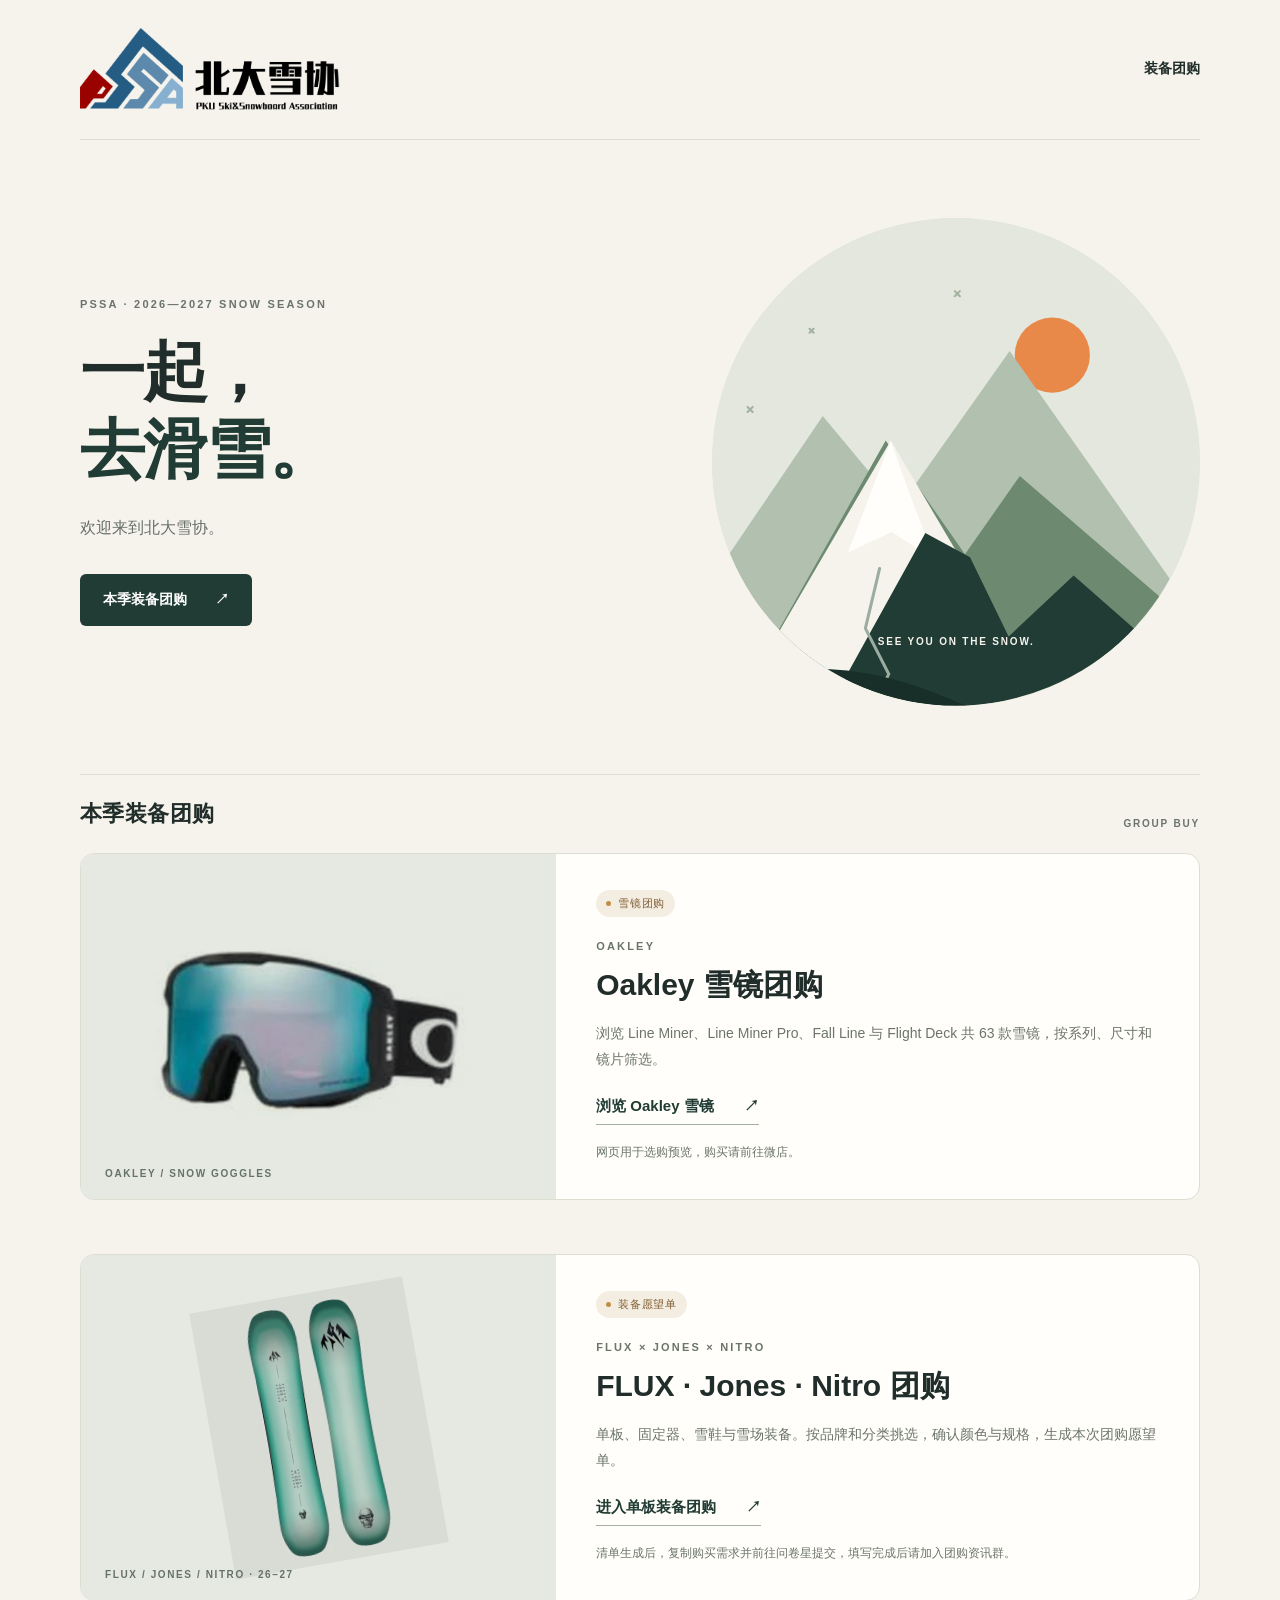
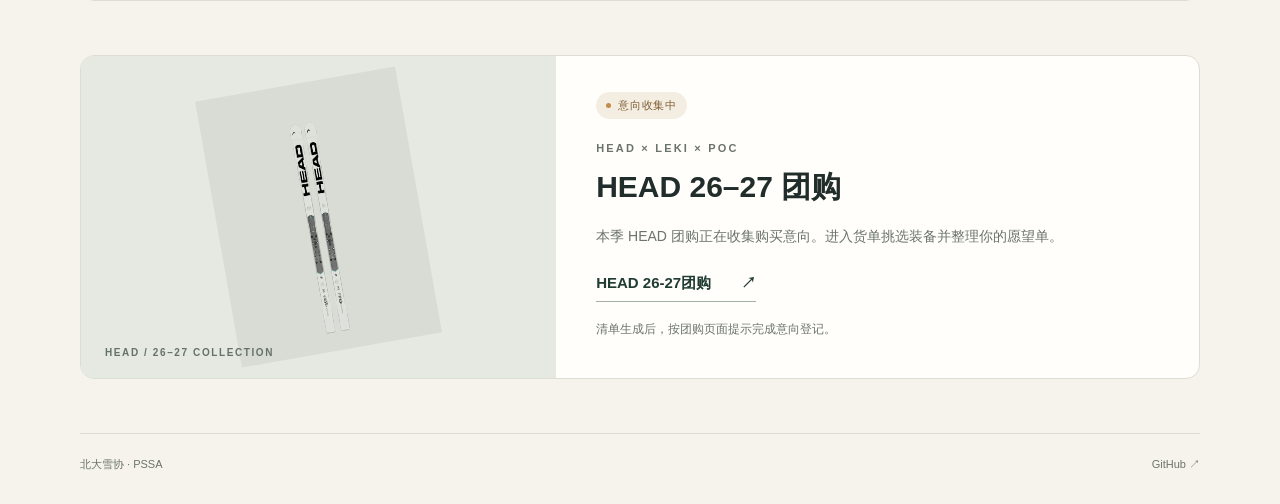
<file: index.html>
<!doctype html>
<html lang="zh-CN">
<head>
  <meta charset="utf-8">
  <meta name="viewport" content="width=device-width,initial-scale=1">
  <meta name="referrer" content="no-referrer">
  <meta name="description" content="北大雪协 PSSA（PKU Ski&amp;Snowboard Association）主页。浏览 Oakley 雪镜、HEAD 及 FLUX、Jones、Nitro 装备团购。">
  <meta name="theme-color" content="#f5f3ec">
  <link rel="canonical" href="https://pkuski.github.io/">
  <link rel="icon" type="image/png" href="./assets/pssa-logo-vertical.png">
  <title>北大雪协 · PSSA</title>
  <style>
    :root{--paper:#f5f3ec;--ink:#212d2a;--green:#213c34;--muted:#6b746b;--orange:#e88949;--line:#dcded2;font-family:-apple-system,BlinkMacSystemFont,"Segoe UI","PingFang SC","Microsoft YaHei",sans-serif;color:var(--ink);background:var(--paper)}
    *{box-sizing:border-box}body{margin:0}a{color:inherit;text-decoration:none}button,a{-webkit-tap-highlight-color:transparent}a:focus-visible{outline:3px solid var(--orange);outline-offset:6px}main,header,footer{width:min(1120px,calc(100% - 64px));margin:auto}header{display:flex;align-items:center;justify-content:space-between;gap:24px;padding:28px 0;border-bottom:1px solid var(--line)}.identity{display:block;min-width:0;max-width:calc(100% - 90px)}.identity img{display:block;width:260px;max-width:100%;height:auto}.nav-link{font-size:14px;font-weight:600;white-space:nowrap}.nav-link:hover{color:#65794f}section[id]{scroll-margin-top:24px}.hero{padding:78px 0 68px;display:grid;grid-template-columns:1.08fr .92fr;align-items:center;gap:60px}.eyebrow{font-size:11px;font-weight:700;letter-spacing:.2em;color:var(--muted);margin:0 0 23px}.hero h1{font-size:clamp(40px,5.1vw,65px);line-height:1.2;letter-spacing:-.03em;margin:0 0 24px;font-weight:750}.hero h1 span{display:block;color:var(--green)}.lead{font-size:16px;line-height:1.9;color:#687068;max-width:400px;margin:0 0 31px}.button{display:inline-flex;gap:28px;align-items:center;justify-content:space-between;padding:16px 23px;background:var(--green);color:#fff;border-radius:6px;font-size:14px;font-weight:600;min-height:52px}.button:hover{background:#355147}.mountain{position:relative;aspect-ratio:1/1;border-radius:50%;overflow:hidden;background:#e3e7dd}.mountain svg{width:100%;height:100%;display:block}.season-label{position:absolute;left:50%;bottom:12%;transform:translateX(-50%);font-size:10px;letter-spacing:.18em;font-weight:700;color:#f5f3ec;white-space:nowrap}.section-top{display:flex;align-items:end;justify-content:space-between;padding:24px 0;border-top:1px solid var(--line);gap:20px}.section-top h2{margin:0;font-size:22px;letter-spacing:.02em}.section-top p{font-size:10px;font-weight:700;letter-spacing:.18em;color:var(--muted);margin:0}.gear-card{display:grid;grid-template-columns:.85fr 1.15fr;background:#fffefa;border:1px solid var(--line);border-radius:14px;overflow:hidden;margin-bottom:54px}.gear-art{min-height:320px;position:relative;background:#e6e9e2;display:flex;align-items:center;justify-content:center;padding:26px;overflow:hidden}.gear-art img{width:100%;height:270px;object-fit:contain;mix-blend-mode:multiply;transform:rotate(-10deg)}.gear-art small{position:absolute;bottom:20px;left:24px;font-size:10px;letter-spacing:.16em;font-weight:700;color:#657269}.gear-info{padding:36px 40px}.tag{display:inline-flex;align-items:center;gap:7px;padding:6px 10px;border-radius:30px;font-size:11px;letter-spacing:.07em;background:#f4eee2;color:#805d32}.tag::before{content:"";width:5px;height:5px;border-radius:50%;background:#c28d46}.gear-info .eyebrow{margin:23px 0 13px}.gear-info h3{font-size:30px;line-height:1.35;margin:0 0 16px}.gear-description{color:#6c746b;font-size:14px;line-height:1.85;margin:0 0 24px}.gear-link{display:inline-flex;align-items:center;gap:30px;font-weight:700;font-size:15px;color:var(--green);border-bottom:1px solid #a4b0a1;padding-bottom:8px}.gear-link:hover{color:#65794f}.gear-note{font-size:12px;color:var(--muted);line-height:1.75;margin:17px 0 0}footer{border-top:1px solid var(--line);padding:23px 0 32px;display:flex;justify-content:space-between;gap:24px;font-size:11px;color:var(--muted)}footer a:hover{color:var(--green)}
    @media(max-width:700px){main,header,footer{width:calc(100% - 36px)}header{padding:21px 0;gap:16px}.identity img{width:190px}.nav-link{font-size:12px}.hero{padding:47px 0 40px;grid-template-columns:1fr;gap:35px}.hero h1{font-size:44px}.hero .eyebrow{margin-bottom:18px}.lead{font-size:14px;margin-bottom:24px}.mountain{width:75%;max-width:330px;margin:0 auto}.section-top{padding:22px 0}.section-top h2{font-size:19px}.section-top p{font-size:9px}.gear-card{grid-template-columns:1fr;margin-bottom:38px}.gear-art{min-height:215px;padding:18px}.gear-art img{height:190px}.gear-info{padding:28px 23px}.gear-info h3{font-size:27px}.gear-info .eyebrow{margin-top:20px}footer{font-size:10px;line-height:1.7;align-items:center}}
    @media(prefers-reduced-motion:reduce){*{scroll-behavior:auto}}
  </style>
</head>
<body>
  <header>
    <a class="identity" href="./" aria-label="北大雪协 PSSA 主页">
      <img src="./assets/pssa-logo-horizontal.png" alt="北大雪协 · PSSA · PKU Ski&amp;Snowboard Association">
    </a>
    <a class="nav-link" href="#group-buy">装备团购</a>
  </header>
  <main>
    <section class="hero">
      <div>
        <p class="eyebrow">PSSA · 2026—2027 SNOW SEASON</p>
        <h1>一起，<span>去滑雪。</span></h1>
        <p class="lead">欢迎来到北大雪协。</p>
        <a class="button" href="#group-buy">本季装备团购 <span aria-hidden="true">↗</span></a>
      </div>
      <div class="mountain" aria-hidden="true">
        <svg viewBox="0 0 480 480"><defs><clipPath id="circle"><circle cx="240" cy="240" r="240"/></clipPath></defs><g clip-path="url(#circle)"><rect width="480" height="480" fill="#e3e7dd"/><circle cx="335" cy="135" r="37" fill="#e88949"/><path d="m-30 400 139-205 75 90 109-154 216 307z" fill="#b1c0af"/><path d="m45 442 126-223 78 112 54-77 225 194z" fill="#6d8a71"/><path d="m0 520 176-301 169 286z" fill="#f5f3ec"/><path d="m176 219-42 110 43-20 42 27-28-74z" fill="#fffefa"/><path d="m210 310 44 24 38 78 64-60 187 164H96z" fill="#213c34"/><path d="m165 345-14 59 23 45-27 54" stroke="#9baca0" stroke-width="3" fill="none" stroke-linecap="round"/><path d="M0 461q114-40 233 12t260-12v80H0" fill="#172e29"/><path d="m35 186 5 5m-5 0 5-5m56-77 4 4m-4 0 4-4m139-37 5 5m-5 0 5-5" stroke="#a3b2a0" stroke-width="2" stroke-linecap="round"/></g></svg>
        <span class="season-label">SEE YOU ON THE SNOW.</span>
      </div>
    </section>
    <section id="group-buy" aria-labelledby="gear-heading">
      <div class="section-top"><h2 id="gear-heading">本季装备团购</h2><p>GROUP BUY</p></div>
      <article class="gear-card">
        <div class="gear-art"><img src="./Oakleypresale/images/7070-04.webp" alt="Oakley Line Miner L 7070-04 雪镜，Prizm 蓝宝石镜片" width="420" height="270" loading="lazy" style="transform:none"><small>OAKLEY / SNOW GOGGLES</small></div>
        <div class="gear-info">
          <span class="tag">雪镜团购</span>
          <p class="eyebrow">OAKLEY</p>
          <h3>Oakley 雪镜团购</h3>
          <p class="gear-description">浏览 Line Miner、Line Miner Pro、Fall Line 与 Flight Deck 共 63 款雪镜，按系列、尺寸和镜片筛选。</p>
          <a class="gear-link" href="./Oakleypresale/">浏览 Oakley 雪镜 <span aria-hidden="true">↗</span></a>
          <p class="gear-note">网页用于选购预览，购买请前往微店。</p>
        </div>
      </article>
      <article class="gear-card">
        <div class="gear-art"><img src="./FJNpresale/featured.webp" alt="Jones 单板雪板官方商品图" width="420" height="270" loading="lazy"><small>FLUX / JONES / NITRO · 26–27</small></div>
        <div class="gear-info">
          <span class="tag">装备愿望单</span>
          <p class="eyebrow">FLUX × JONES × NITRO</p>
          <h3>FLUX · Jones · Nitro 团购</h3>
          <p class="gear-description">单板、固定器、雪鞋与雪场装备。按品牌和分类挑选，确认颜色与规格，生成本次团购愿望单。</p>
          <a class="gear-link" href="./FJNpresale/">进入单板装备团购 <span aria-hidden="true">↗</span></a>
          <p class="gear-note">清单生成后，复制购买需求并前往问卷星提交，填写完成后请加入团购资讯群。</p>
        </div>
      </article>
      <article class="gear-card">
        <div class="gear-art"><img src="./HEADpresale/products/head-f313005-official.webp" alt="HEAD 双板雪板官方产品图片" width="420" height="270" loading="lazy"><small>HEAD / 26–27 COLLECTION</small></div>
        <div class="gear-info">
          <span class="tag">意向收集中</span>
          <p class="eyebrow">HEAD × LEKI × POC</p>
          <h3>HEAD 26–27 团购</h3>
          <p class="gear-description">本季 HEAD 团购正在收集购买意向。进入货单挑选装备并整理你的愿望单。</p>
          <a class="gear-link" href="./HEADpresale/">HEAD 26-27团购 <span aria-hidden="true">↗</span></a>
          <p class="gear-note">清单生成后，按团购页面提示完成意向登记。</p>
        </div>
      </article>
    </section>
  </main>
  <footer><span>北大雪协 · PSSA</span><a href="https://github.com/PKUSKI" target="_blank" rel="noopener noreferrer">GitHub ↗</a></footer>
</body>
</html>
</file>
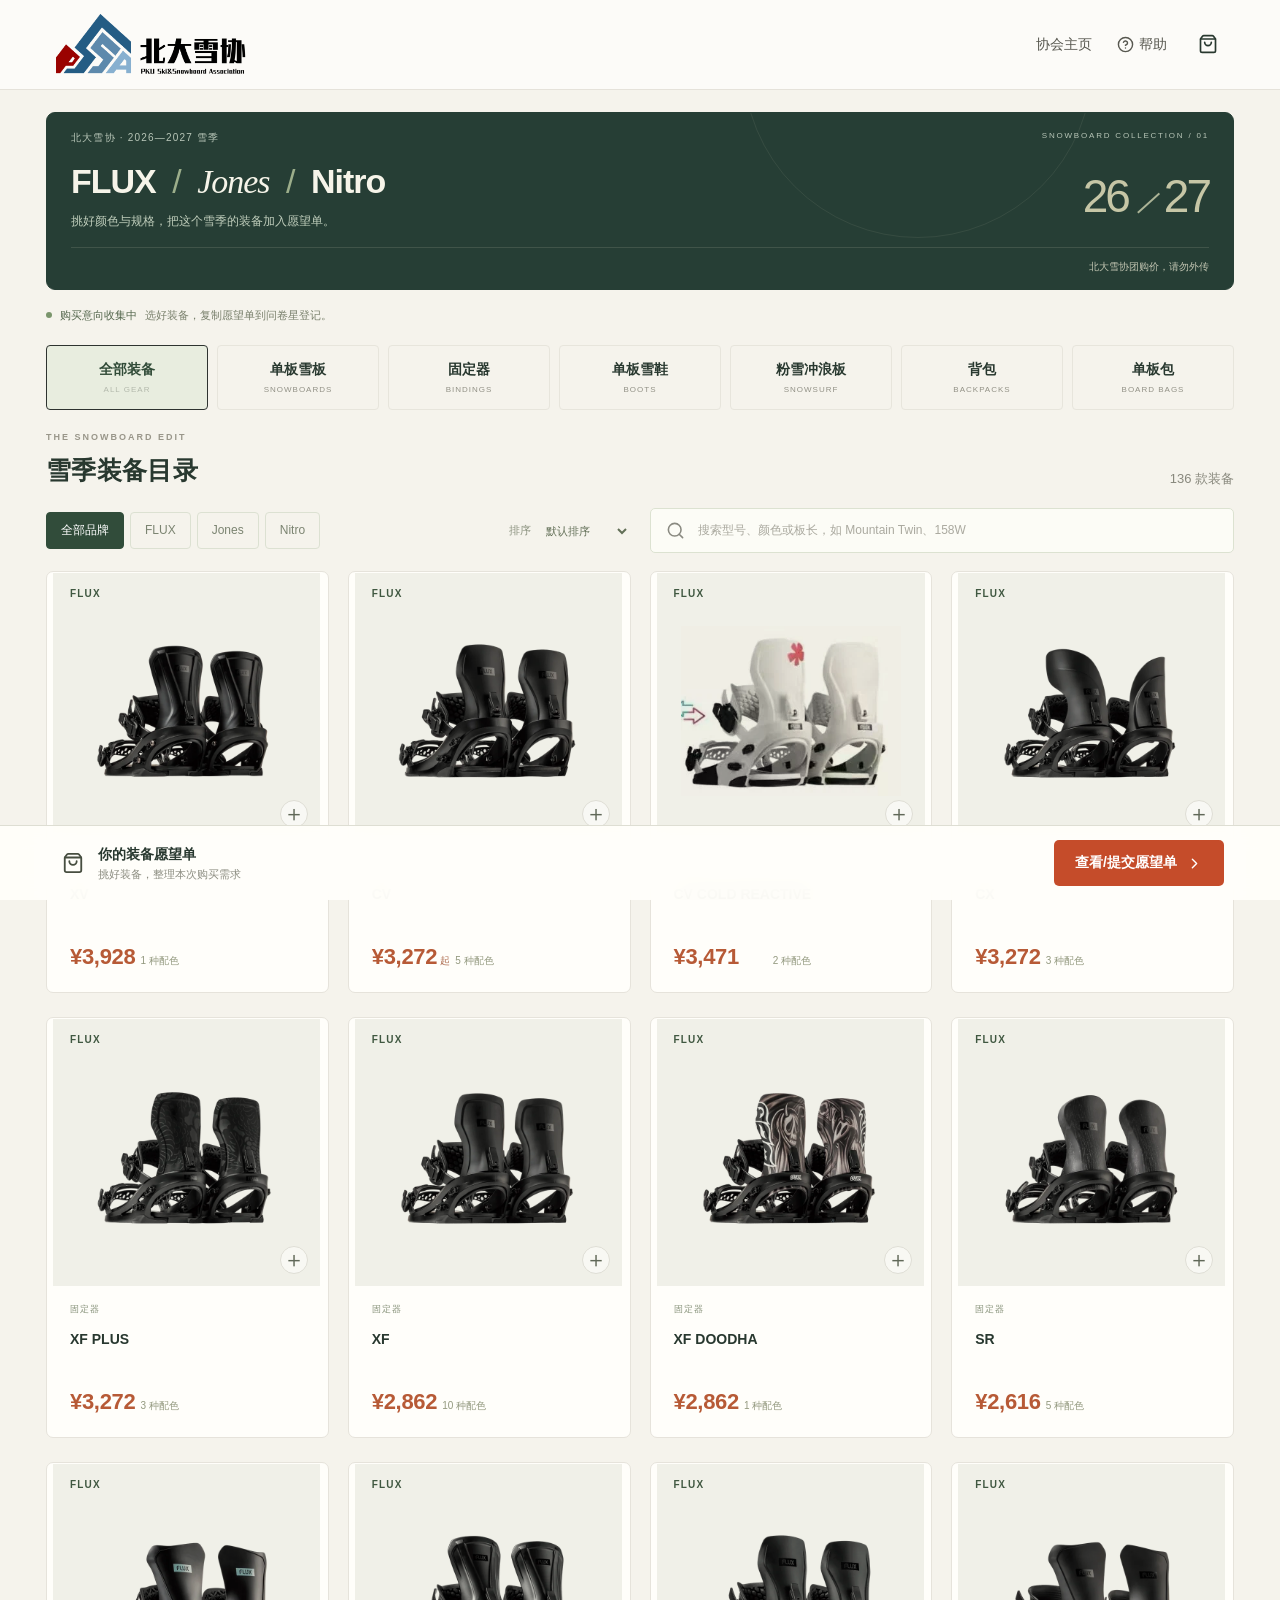
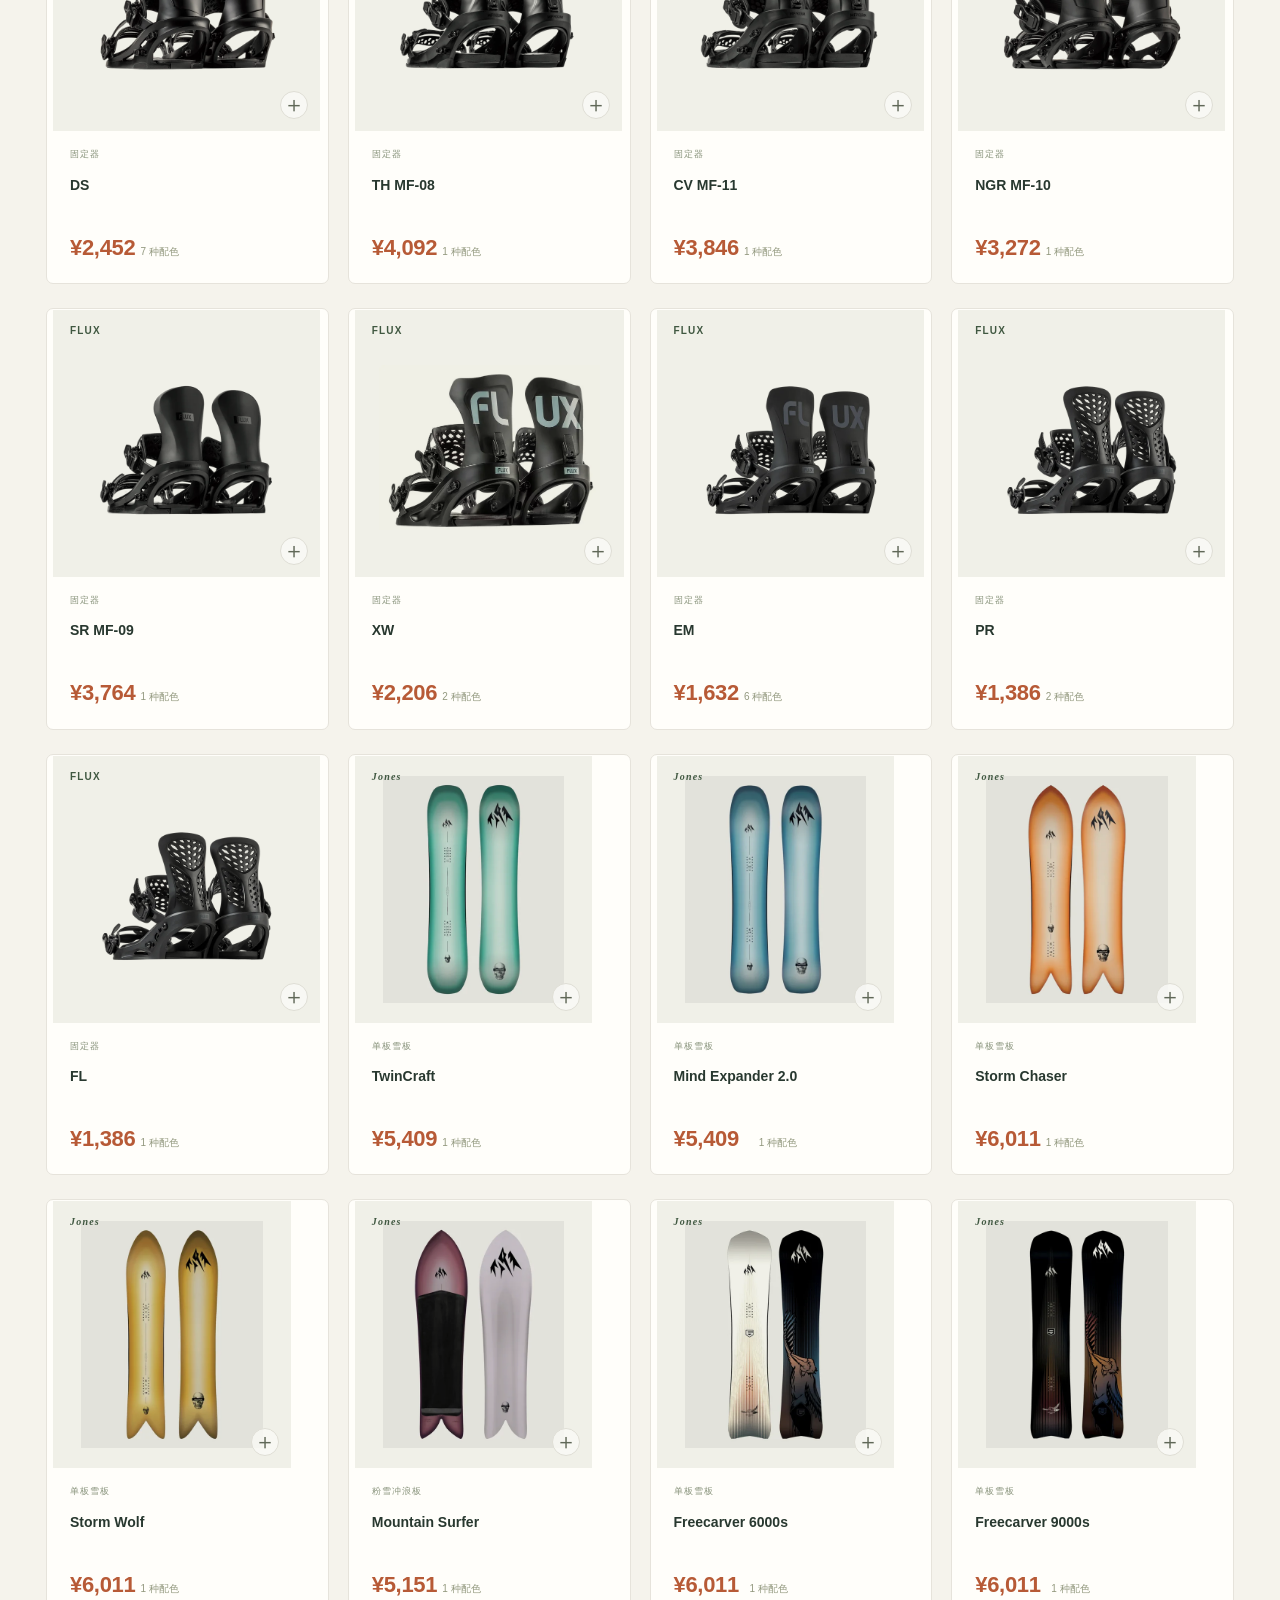
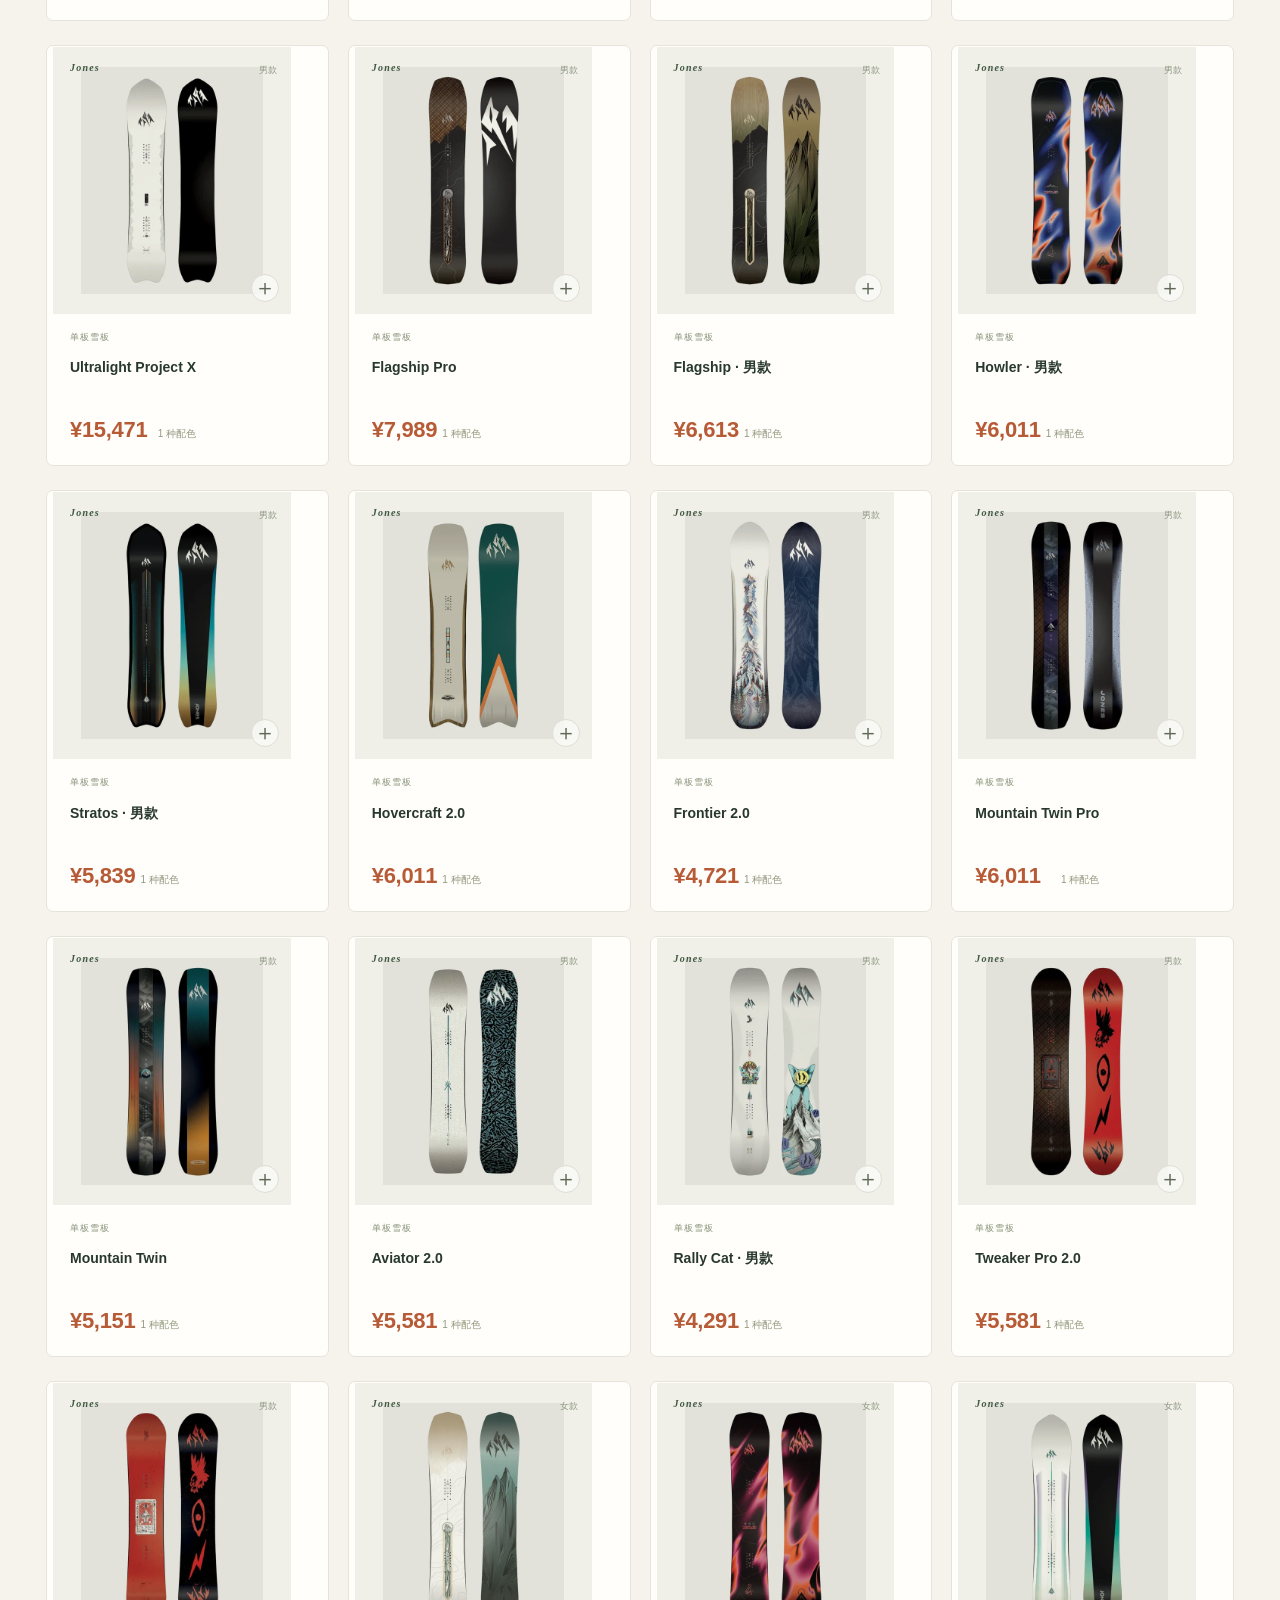
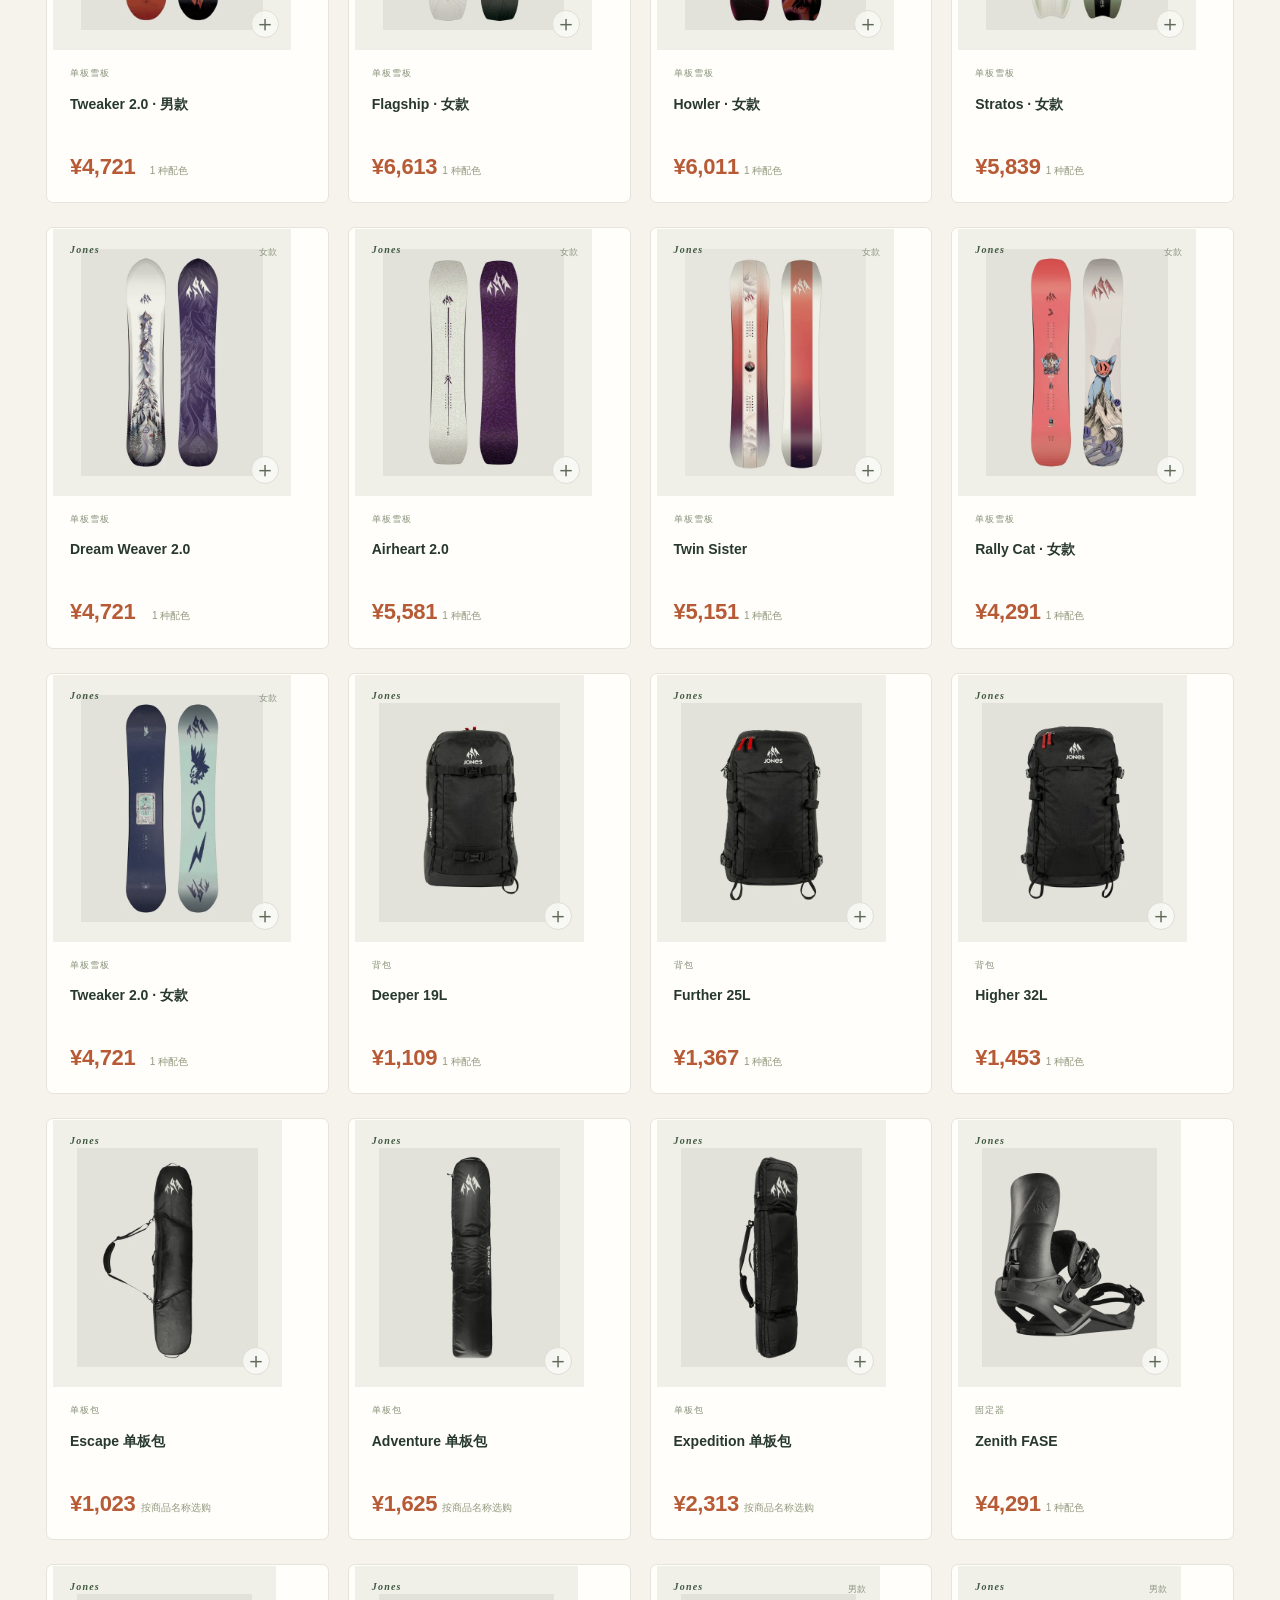
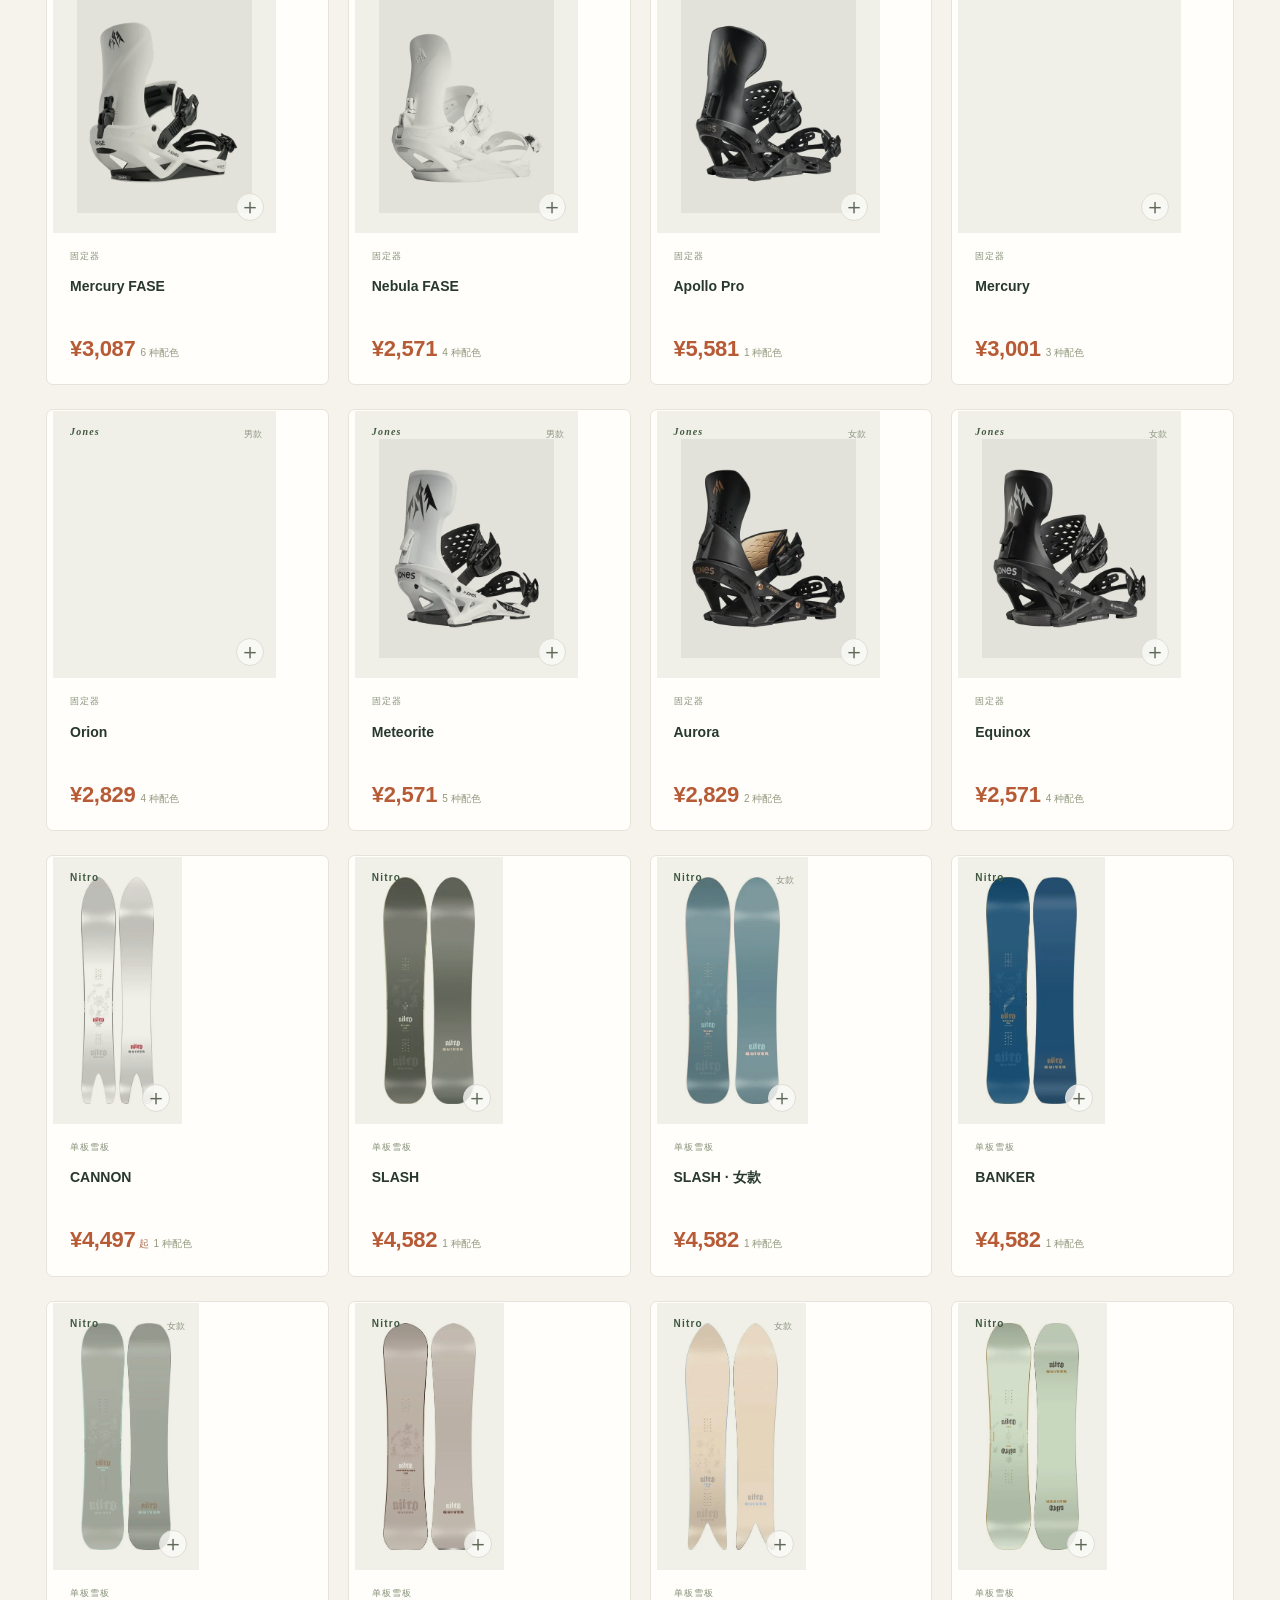
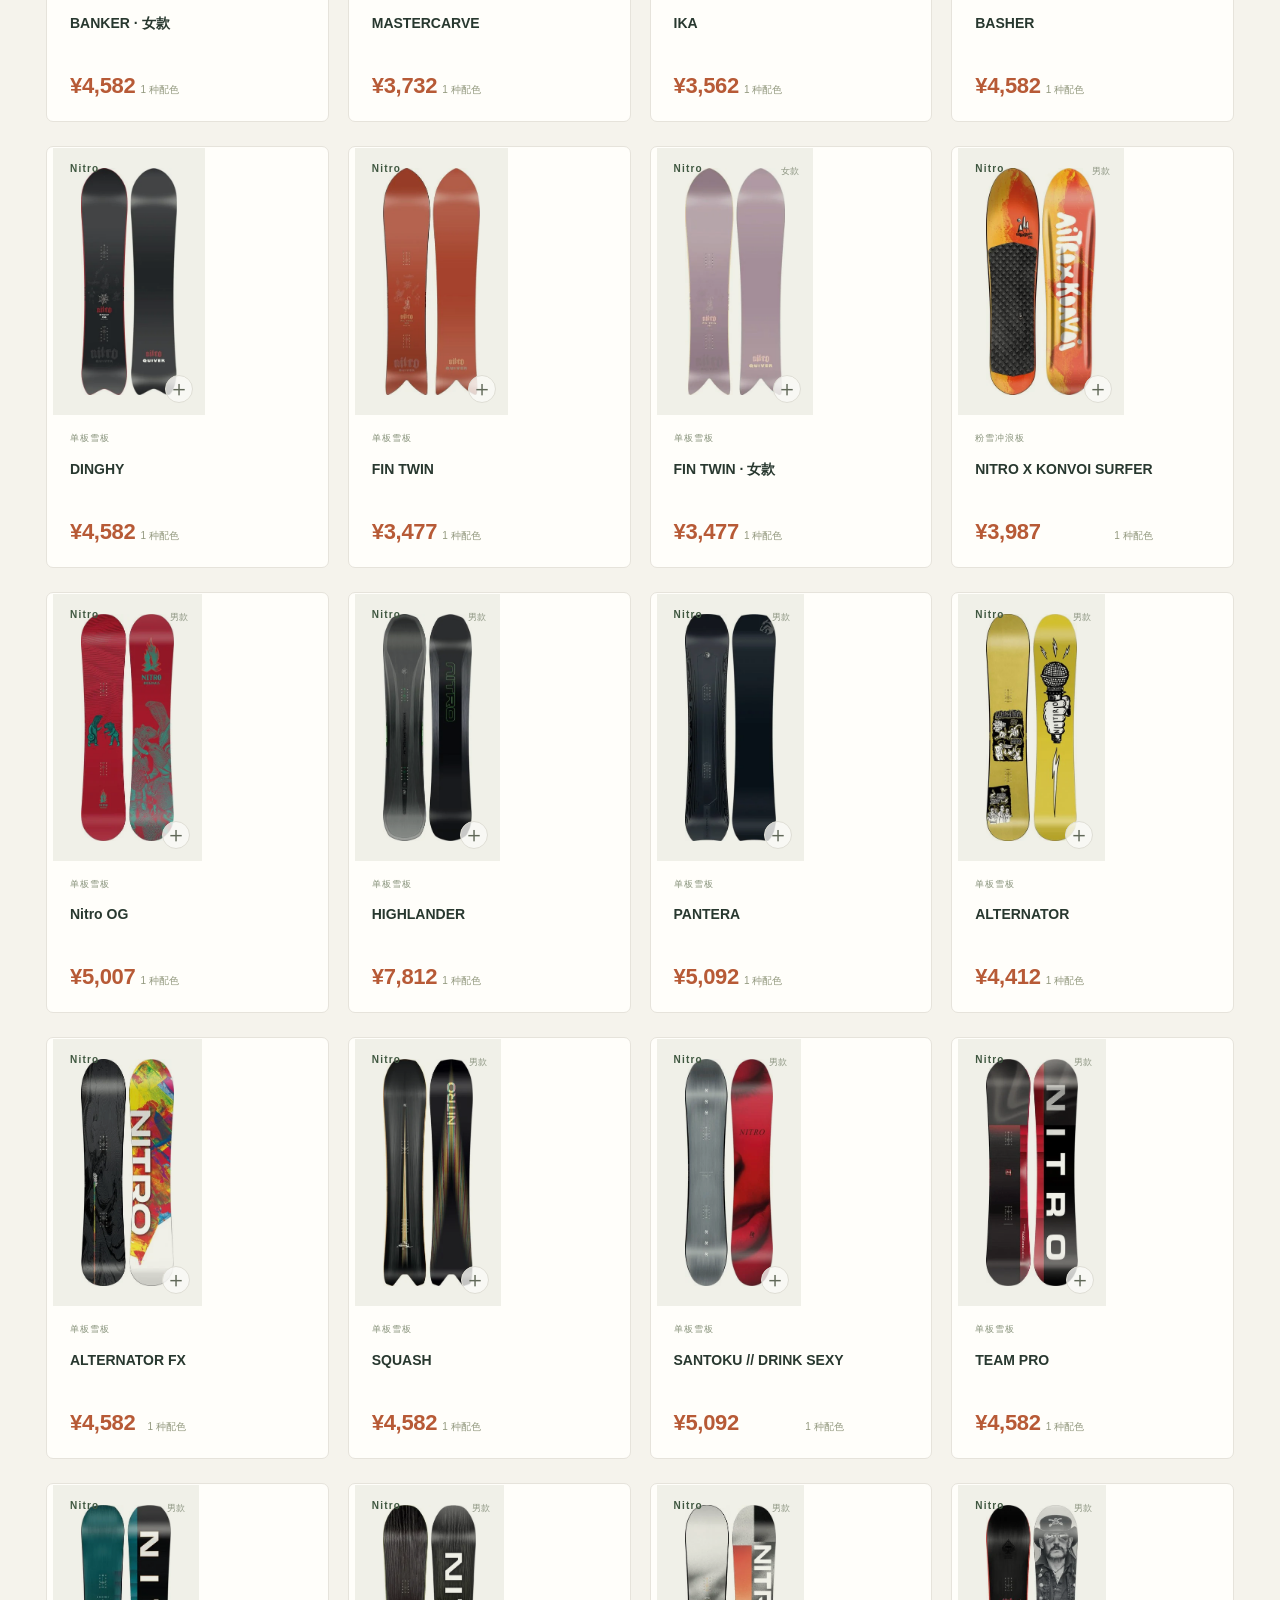
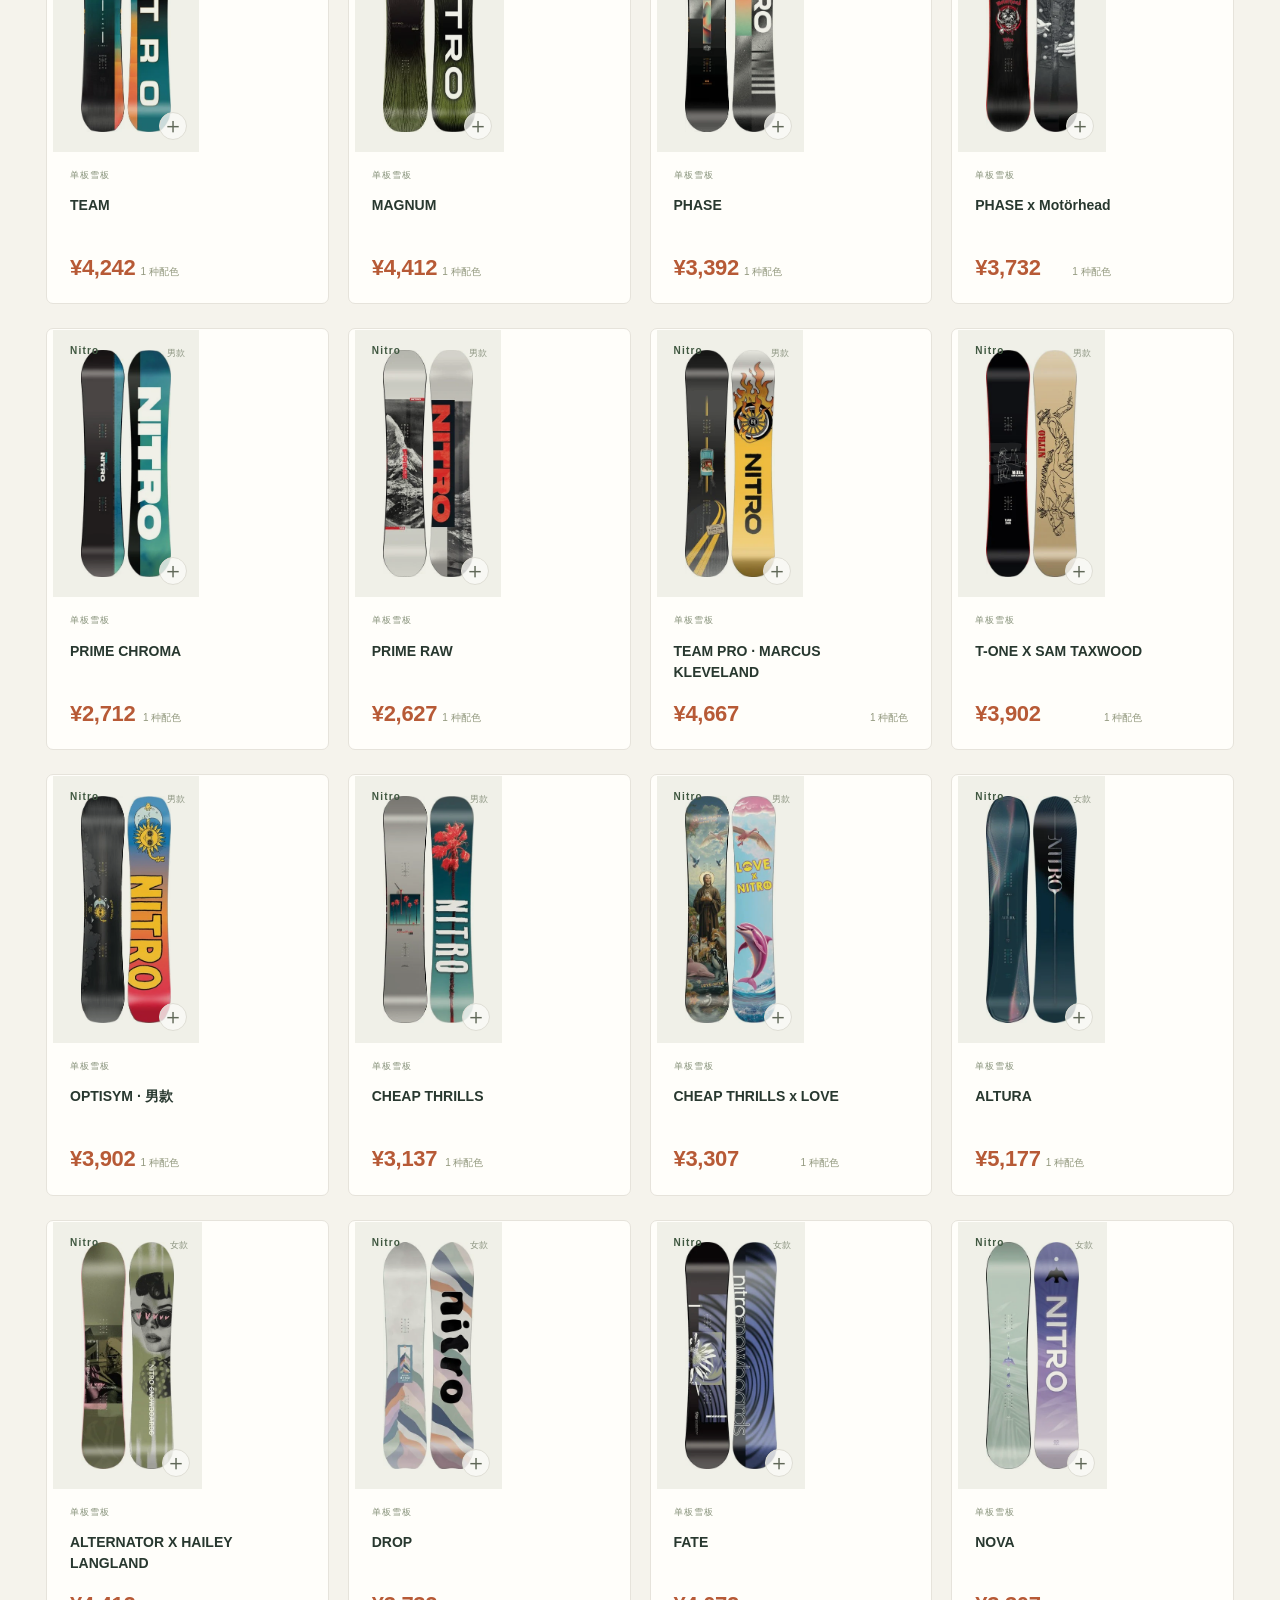
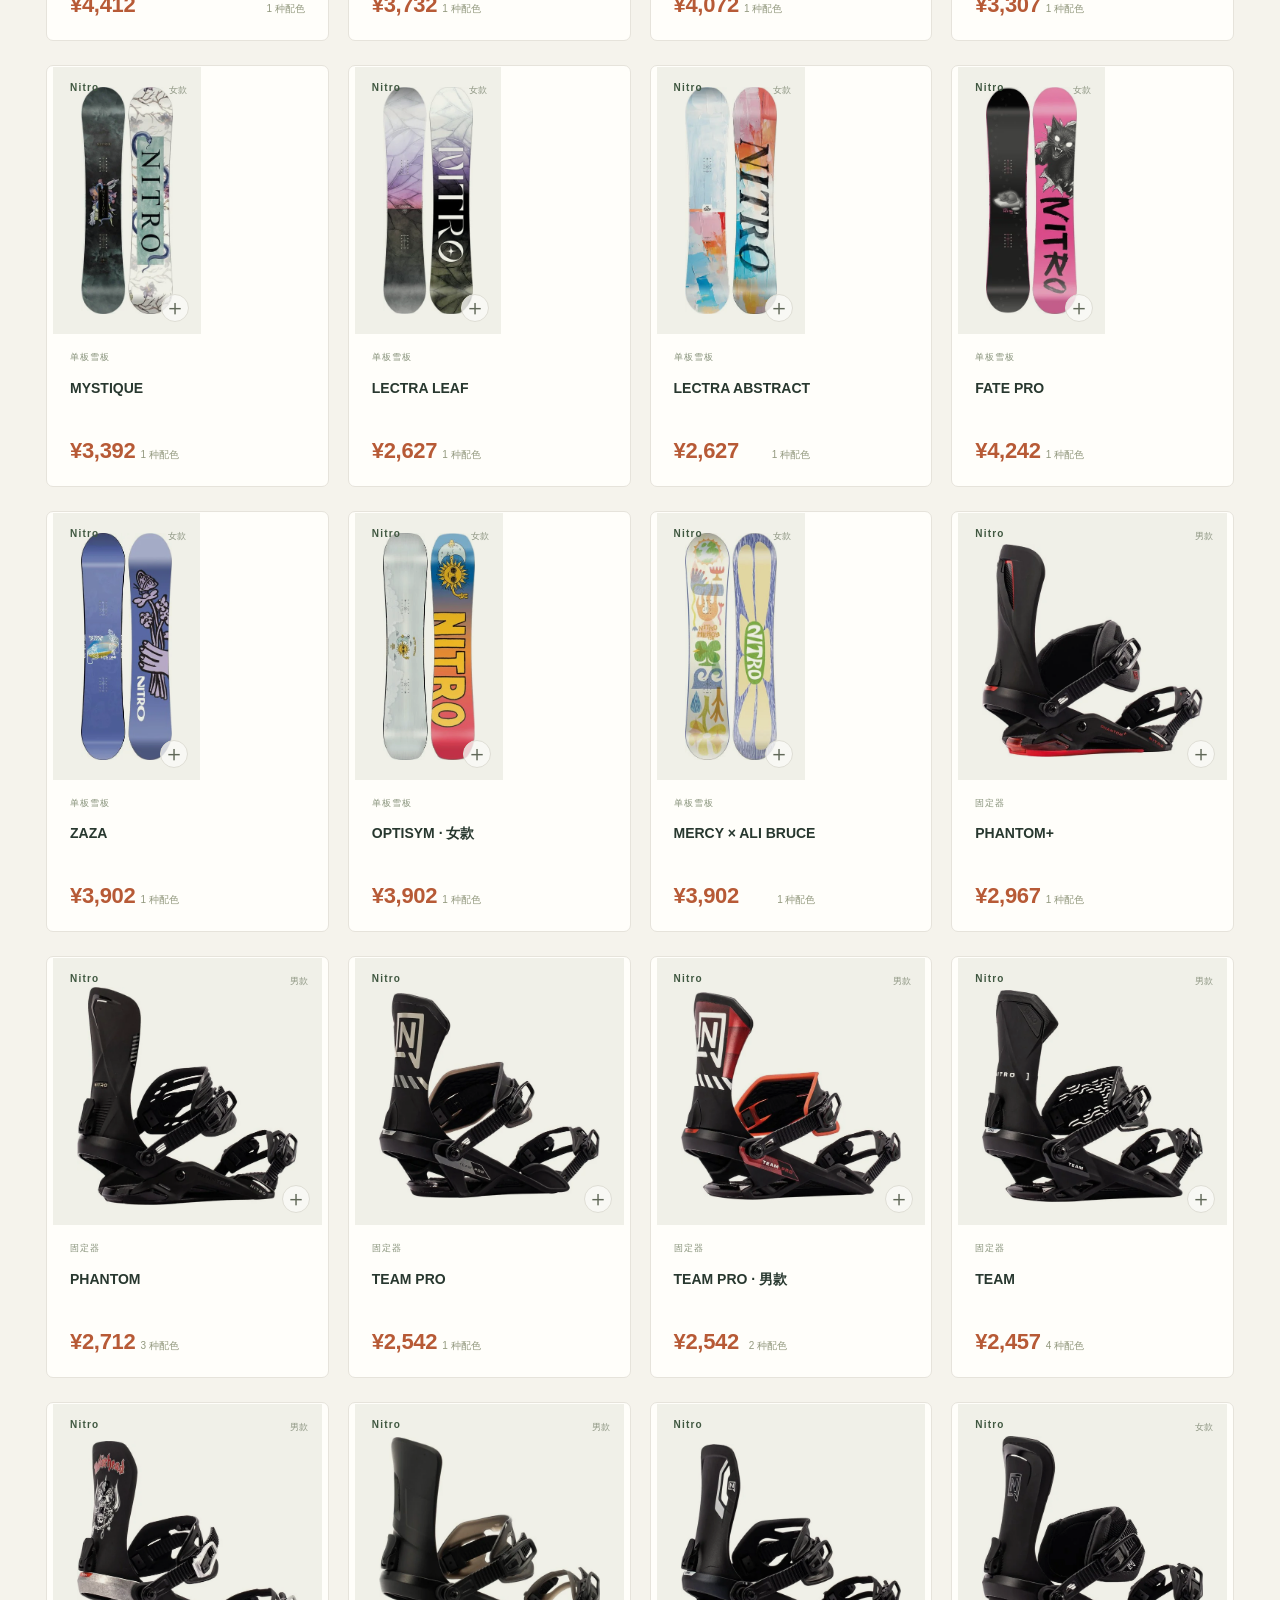
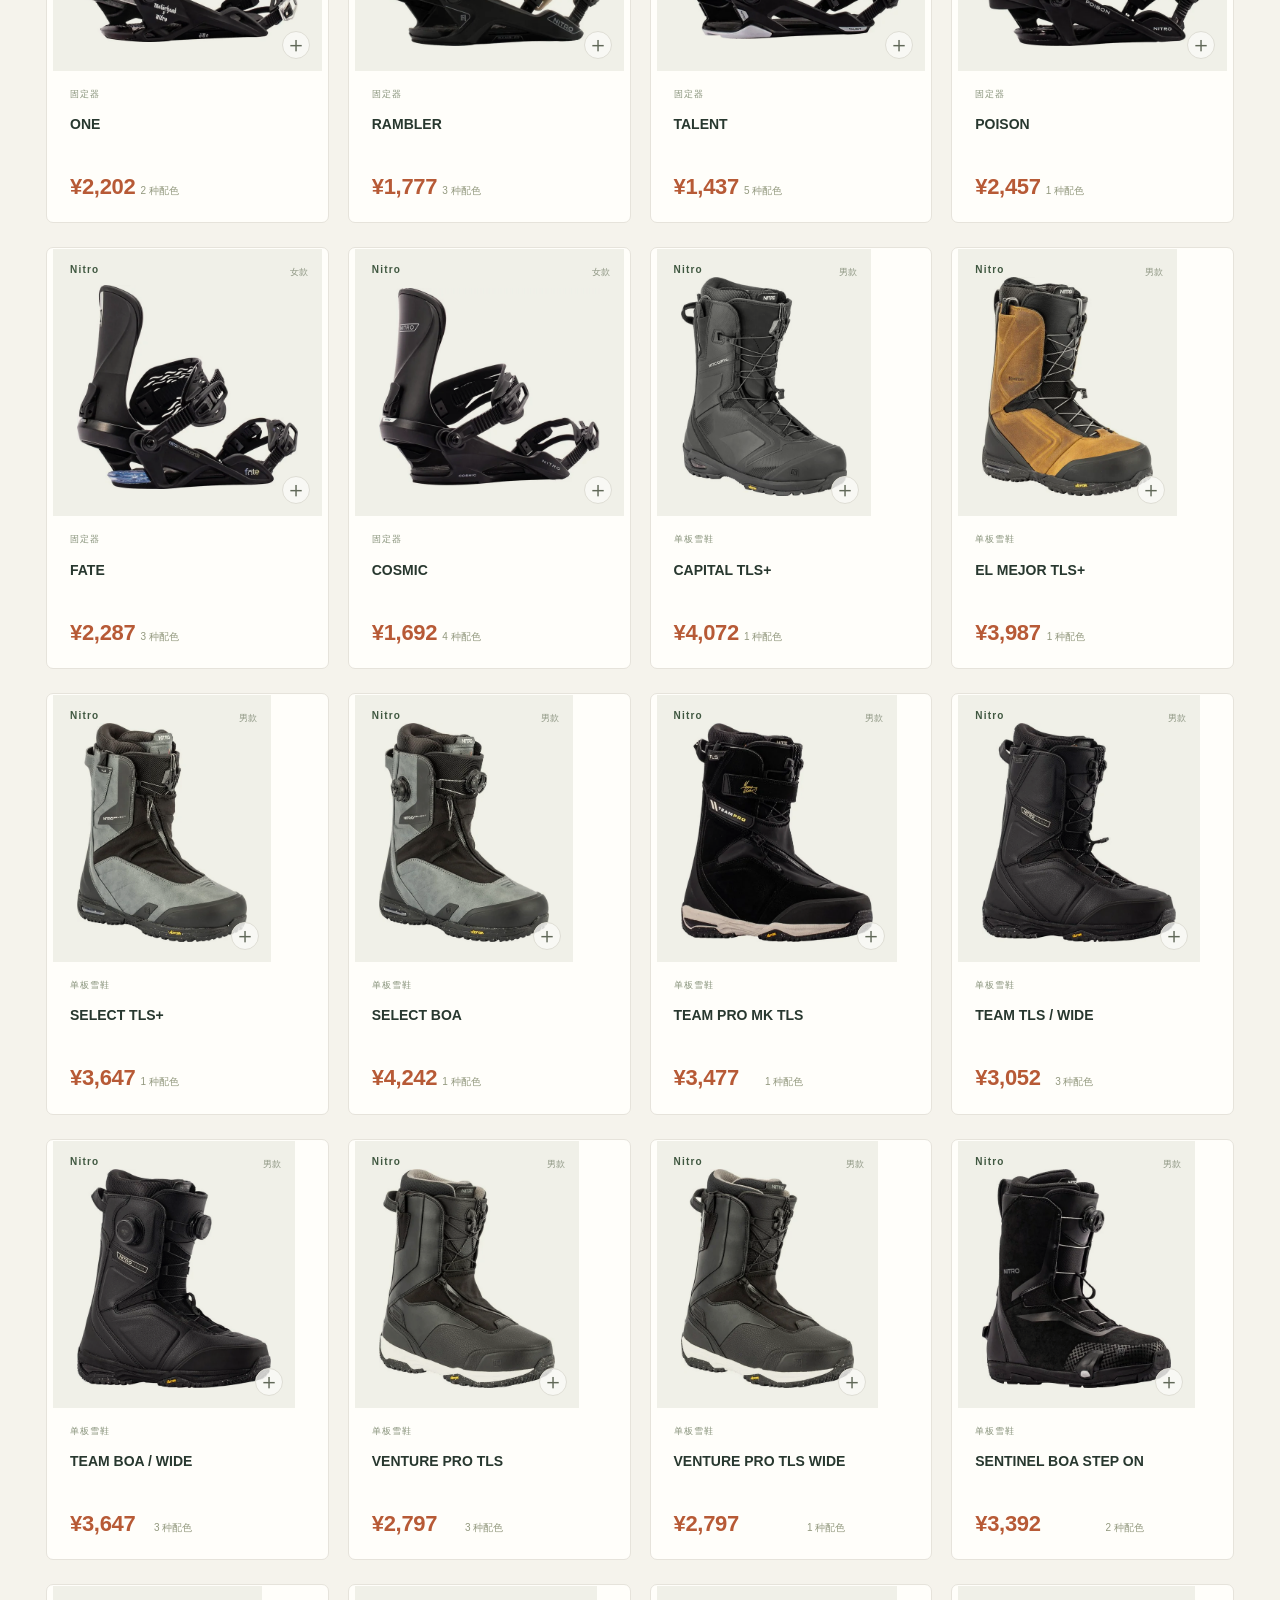
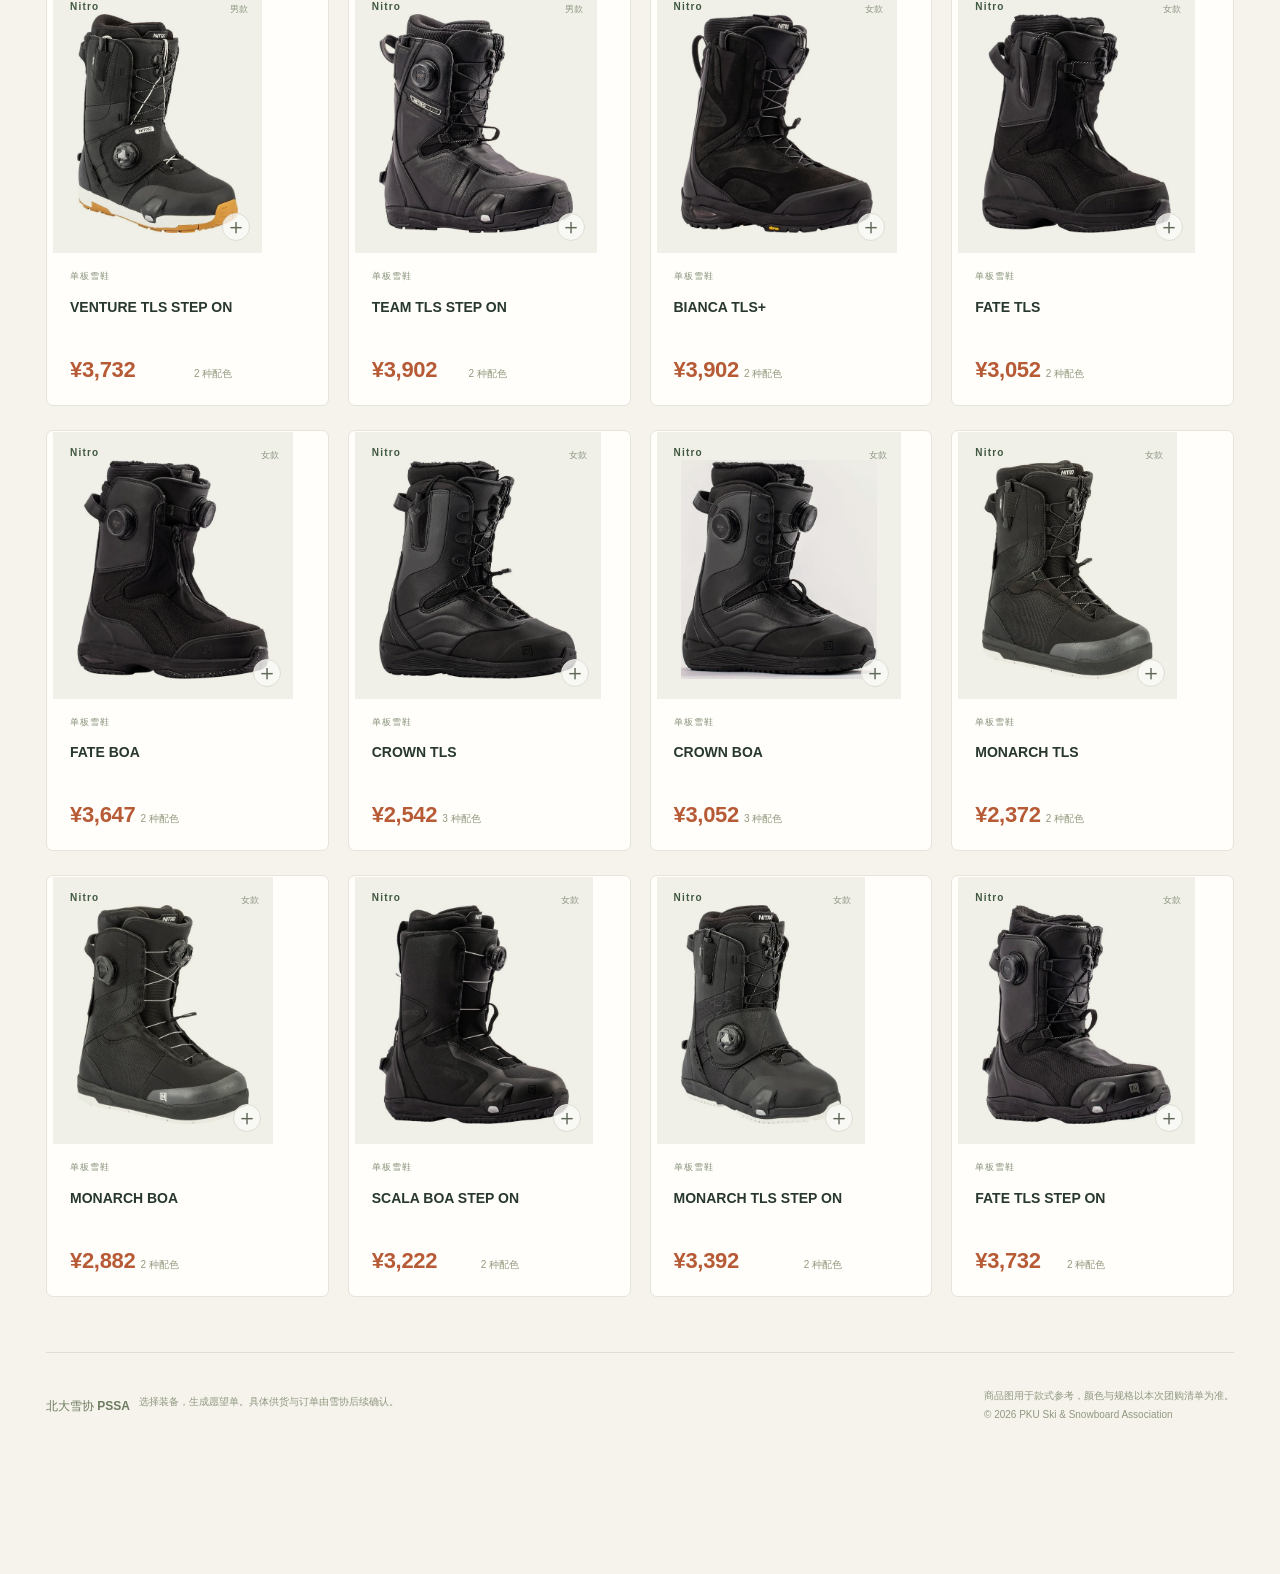
<file: FJNpresale/index.html>
<!doctype html>
<html lang="zh-CN">
  <head>
    <meta charset="UTF-8" />
    <meta name="viewport" content="width=device-width, initial-scale=1.0" />
    <meta name="theme-color" content="#263d35" />
    <meta name="referrer" content="no-referrer" />
    <link rel="icon" type="image/png" href="https://pkuski.github.io/FJNpresale/share-2627.png?v=20261028-1" />
    <link rel="apple-touch-icon" href="https://pkuski.github.io/FJNpresale/share-2627.png?v=20261028-1" />
    <meta name="description" content="北大雪协26–27 FLUX、Jones、Nitro团购意向收集" />
    <link rel="canonical" href="https://pkuski.github.io/FJNpresale/" />
    <meta property="og:type" content="website" />
    <meta property="og:url" content="https://pkuski.github.io/FJNpresale/" />
    <meta property="og:title" content="北大雪协 × FLUX · Jones · Nitro 团购" />
    <meta property="og:description" content="北大雪协26–27 FLUX、Jones、Nitro团购意向收集" />
    <meta property="og:image" content="https://pkuski.github.io/FJNpresale/share-2627.png?v=20261028-1" />
    <meta property="og:image:secure_url" content="https://pkuski.github.io/FJNpresale/share-2627.png?v=20261028-1" />
    <meta property="og:image:type" content="image/png" />
    <meta property="og:image:width" content="400" />
    <meta property="og:image:height" content="400" />
    <meta property="og:image:alt" content="北大雪协 × FLUX · Jones · Nitro" />
    <meta itemprop="image" content="https://pkuski.github.io/FJNpresale/share-2627.png?v=20261028-1" />
    <link rel="image_src" href="https://pkuski.github.io/FJNpresale/share-2627.png?v=20261028-1" />
    <title>北大雪协 × FLUX · Jones · Nitro 团购</title>
    <script type="module" crossorigin src="/FJNpresale/assets/index-Ct7RDmXi.js"></script>
    <link rel="stylesheet" crossorigin href="/FJNpresale/assets/index-Bh2R1lJk.css">
  </head>
  <body>
    <div id="root"><div style="padding:36px 20px;text-align:center;color:#77766e;font-family:sans-serif"><img src="/FJNpresale/share-2627.png" width="400" height="400" alt="北大雪协 × FLUX · Jones · Nitro" style="display:block;width:160px;height:auto;margin:0 auto 20px" /><p>FLUX · Jones · Nitro 商品目录正在加载…</p></div></div>
  </body>
</html>
</file>
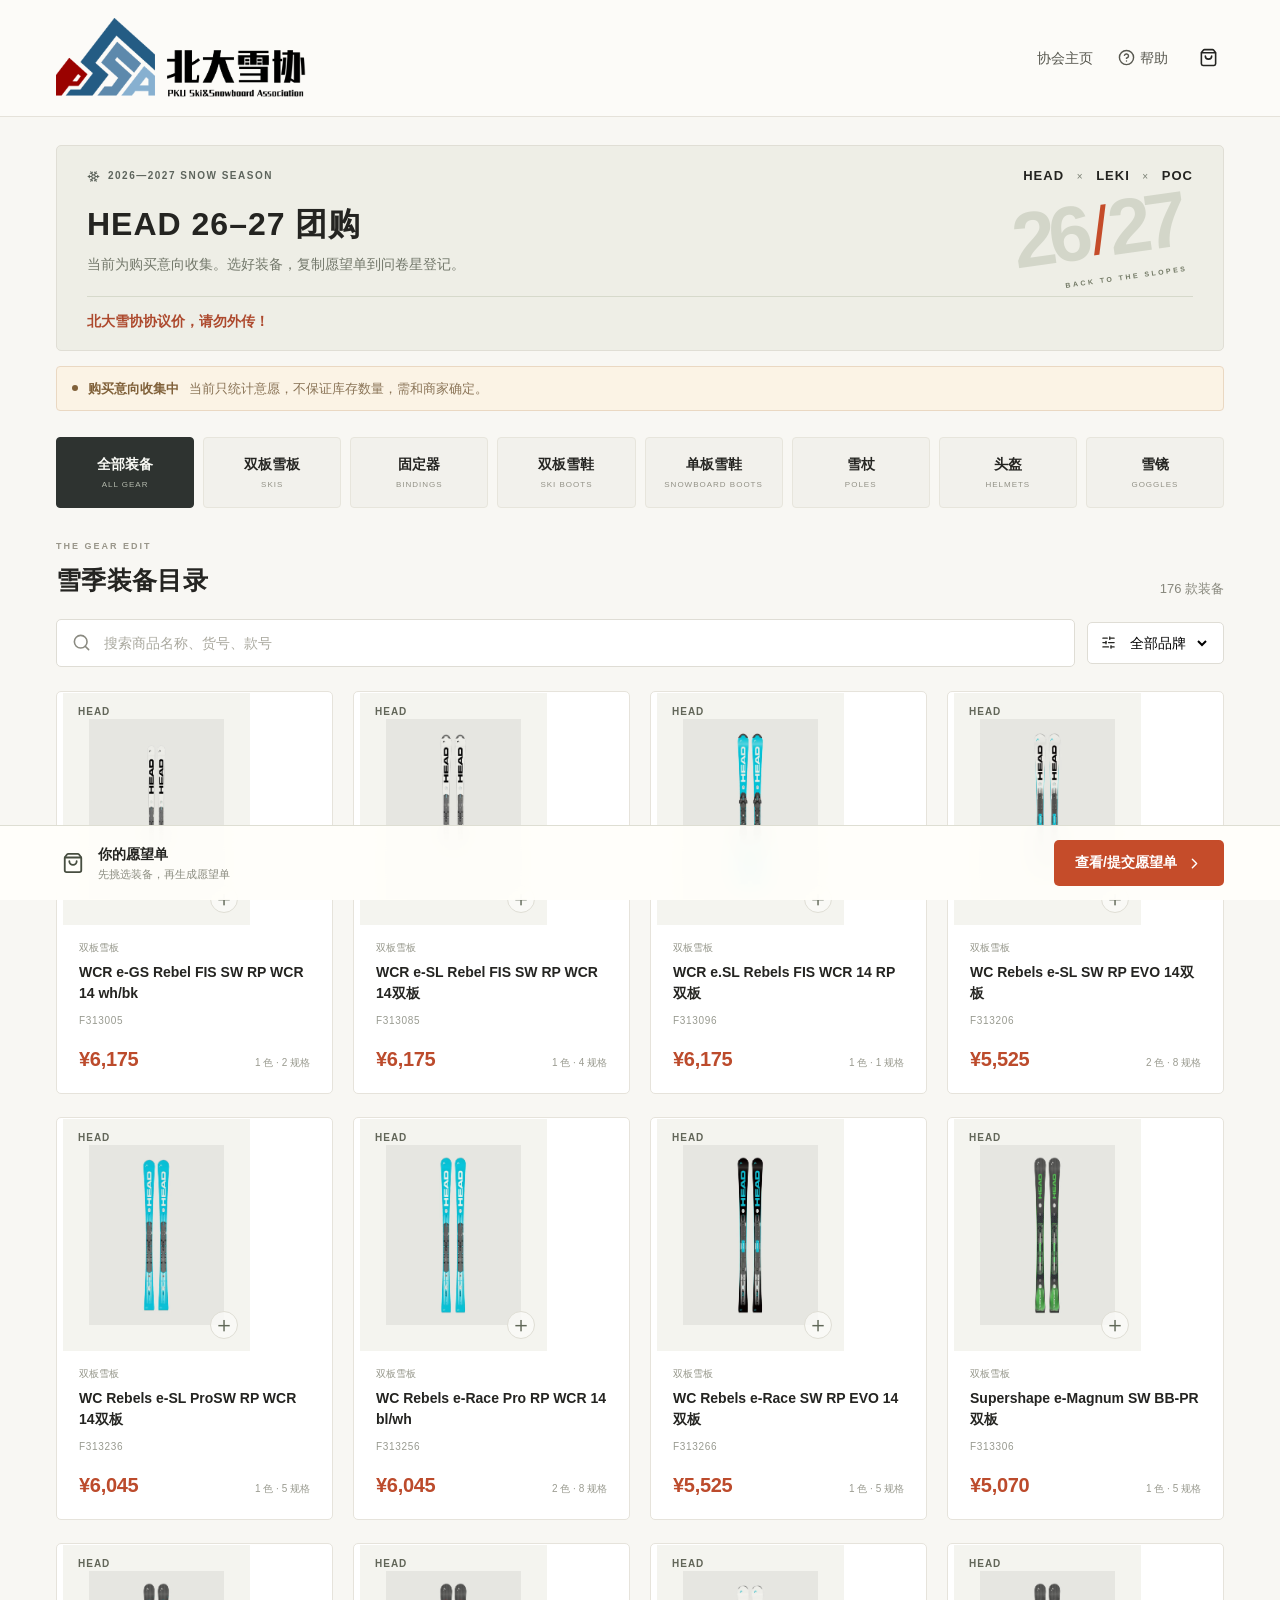
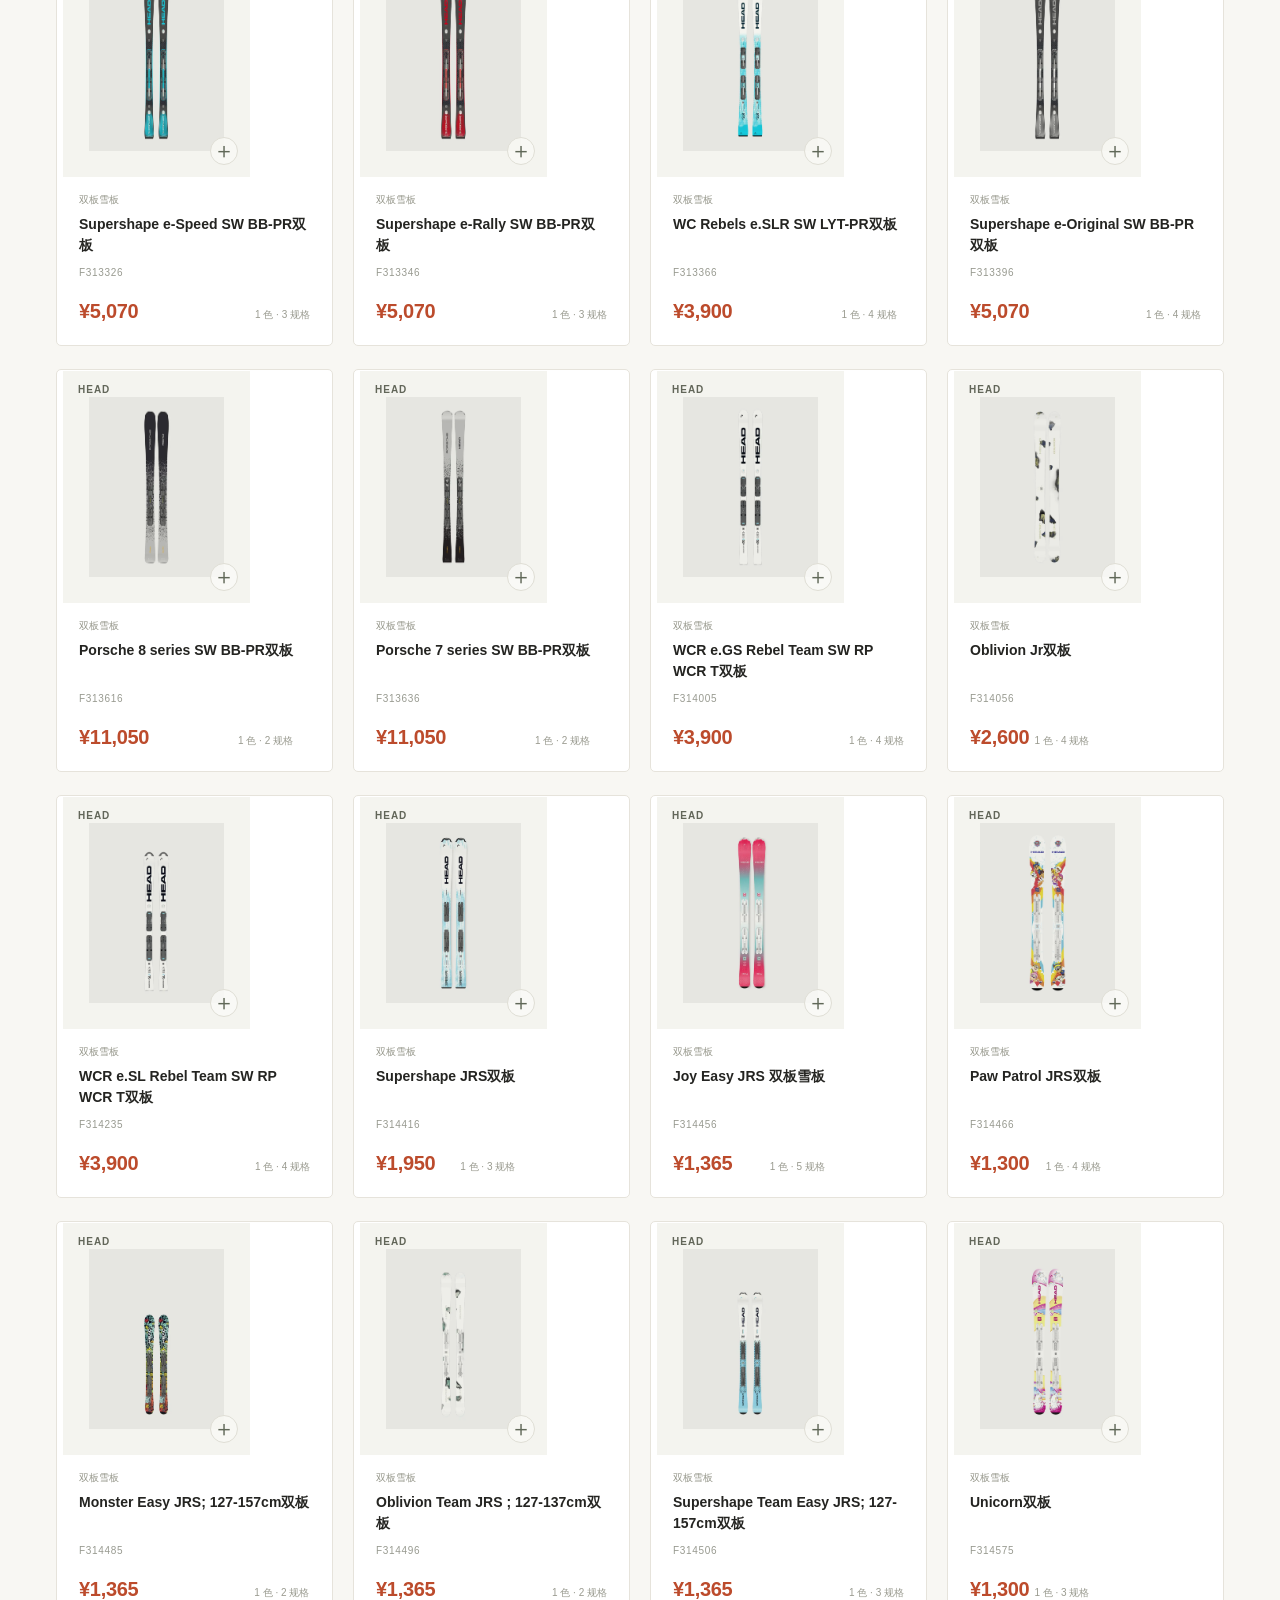
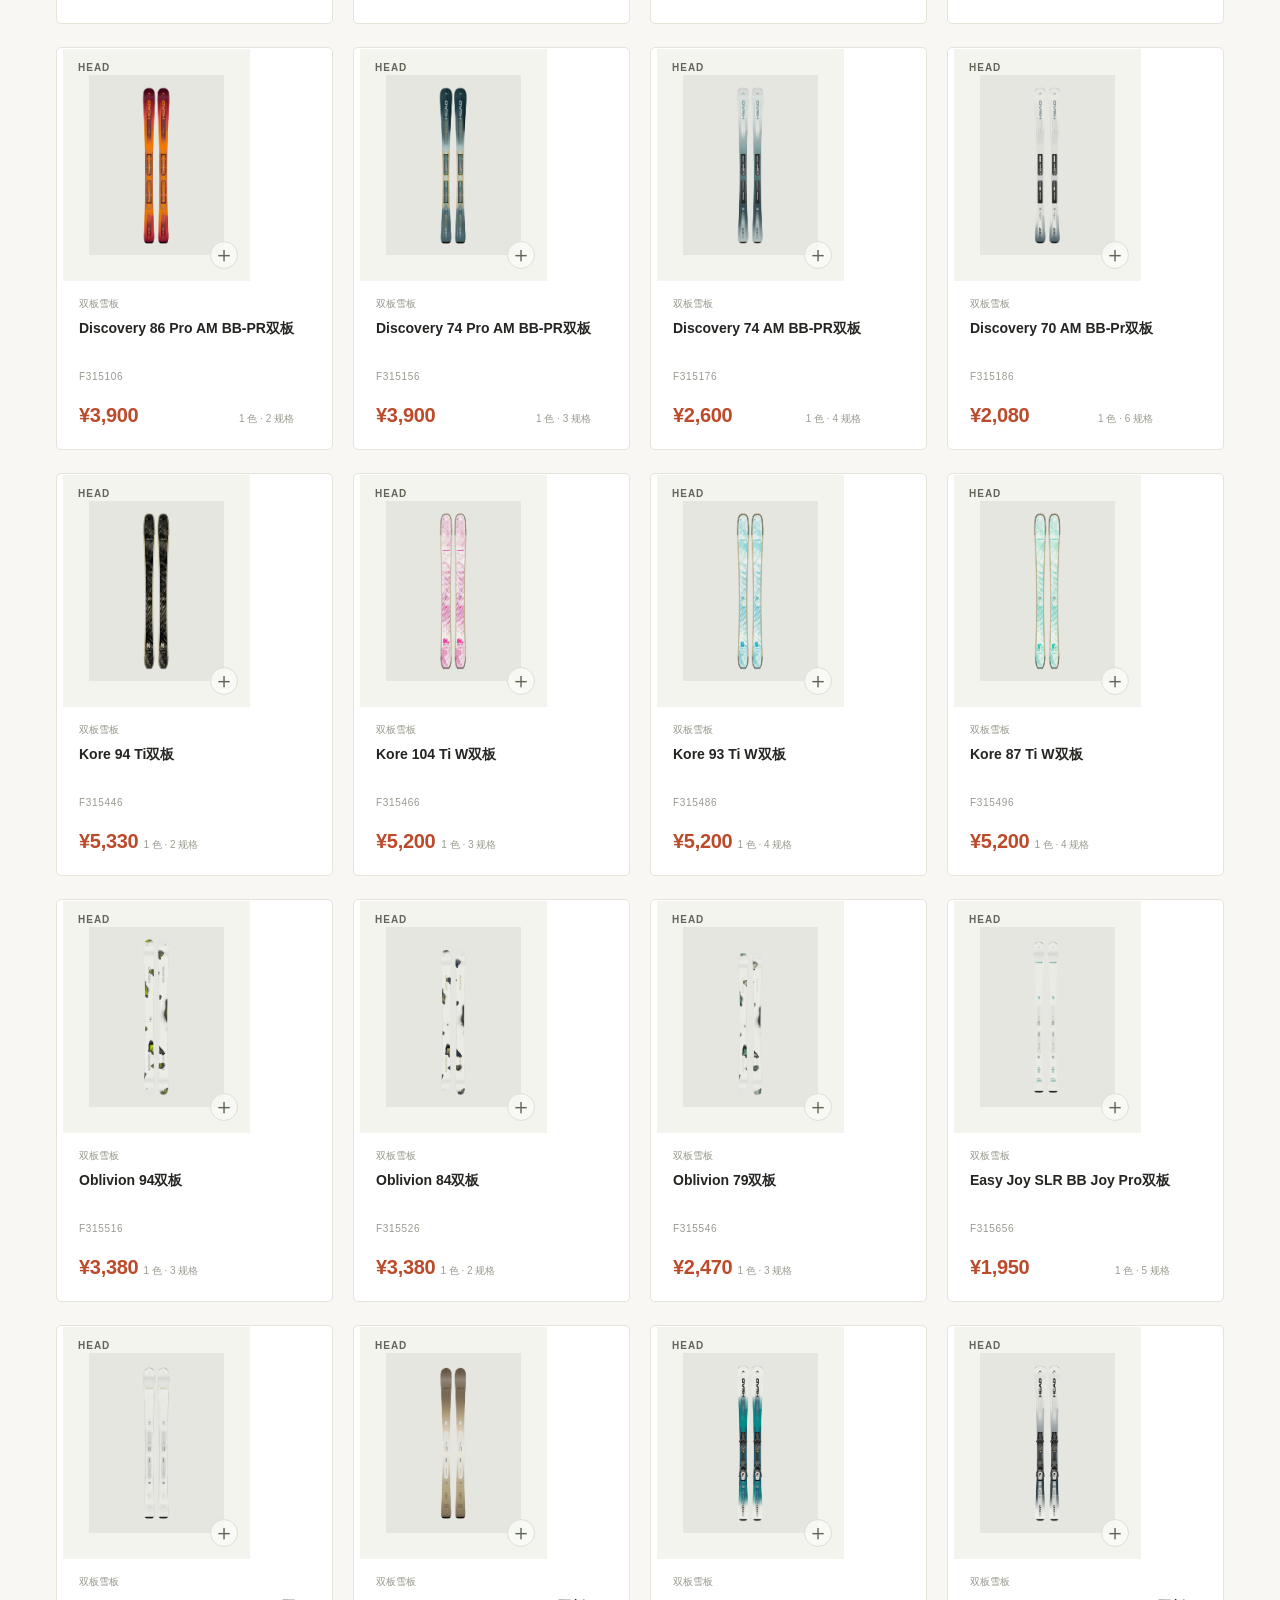
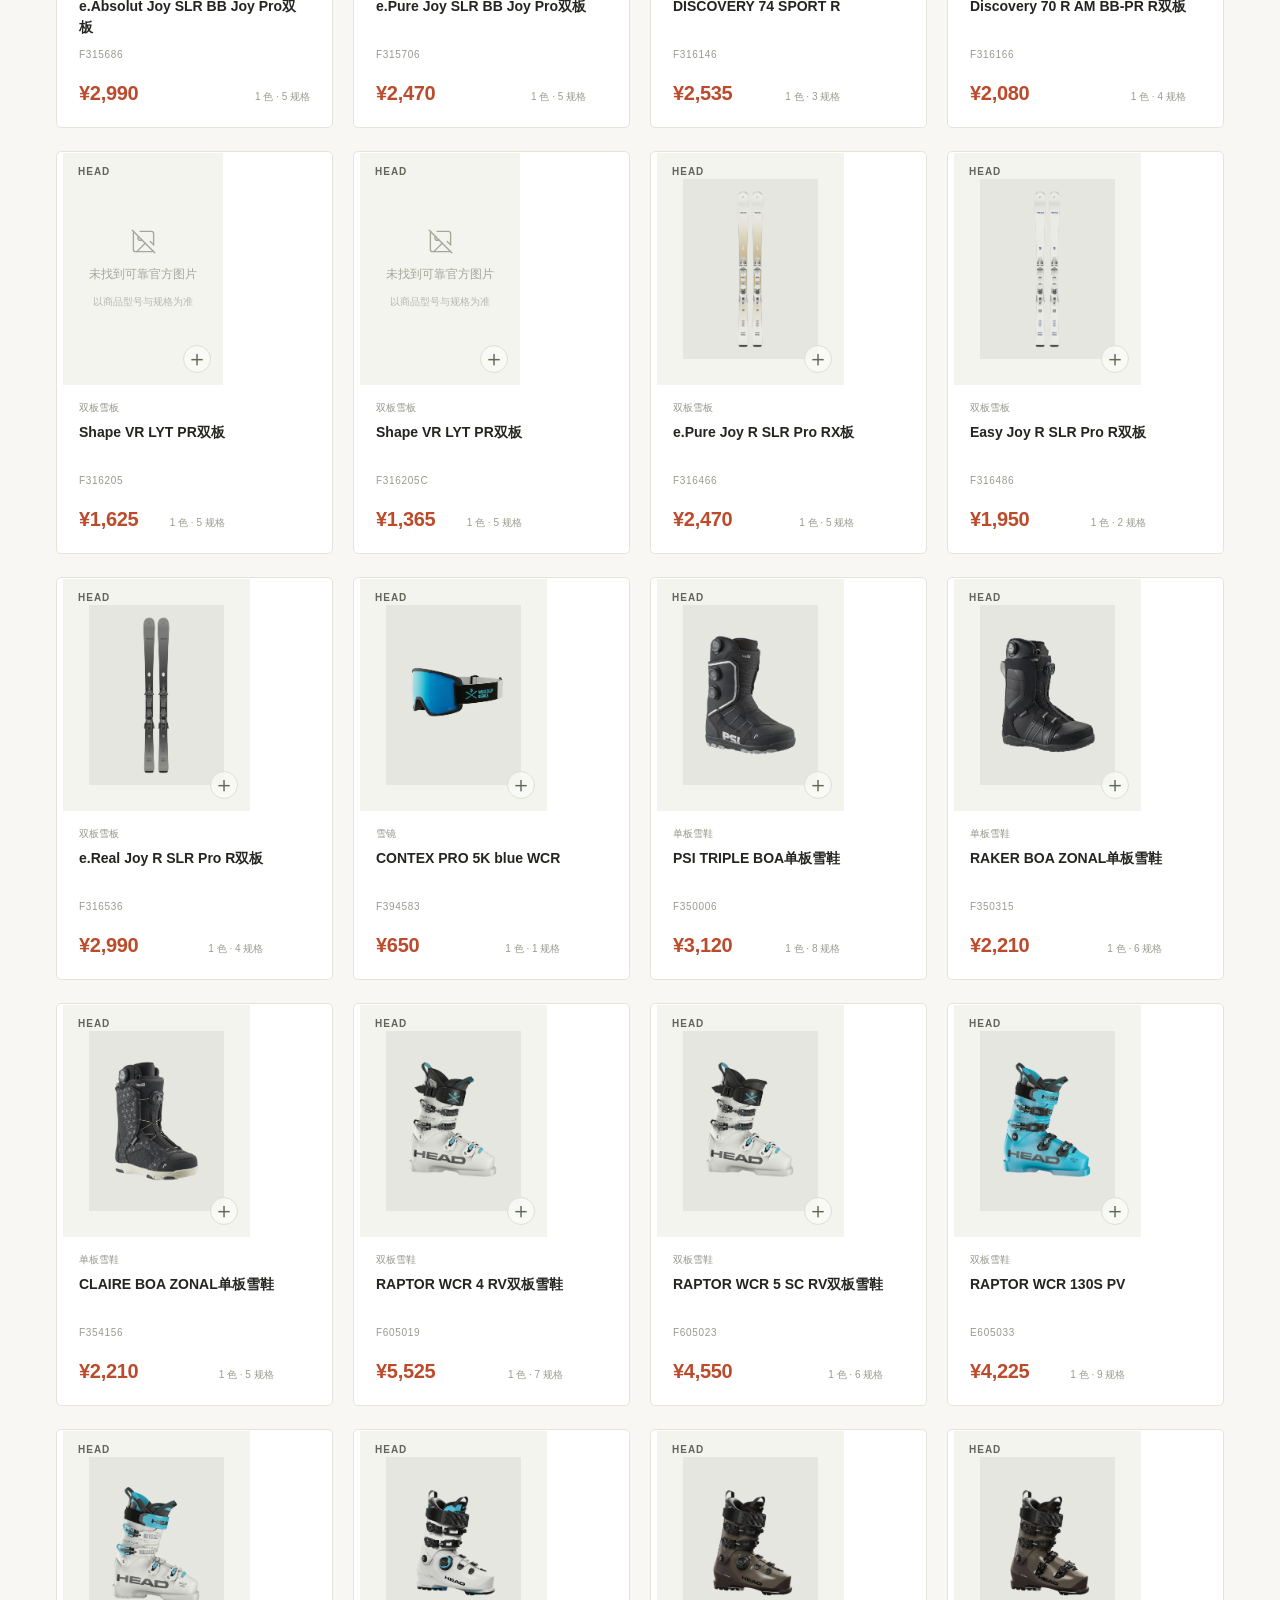
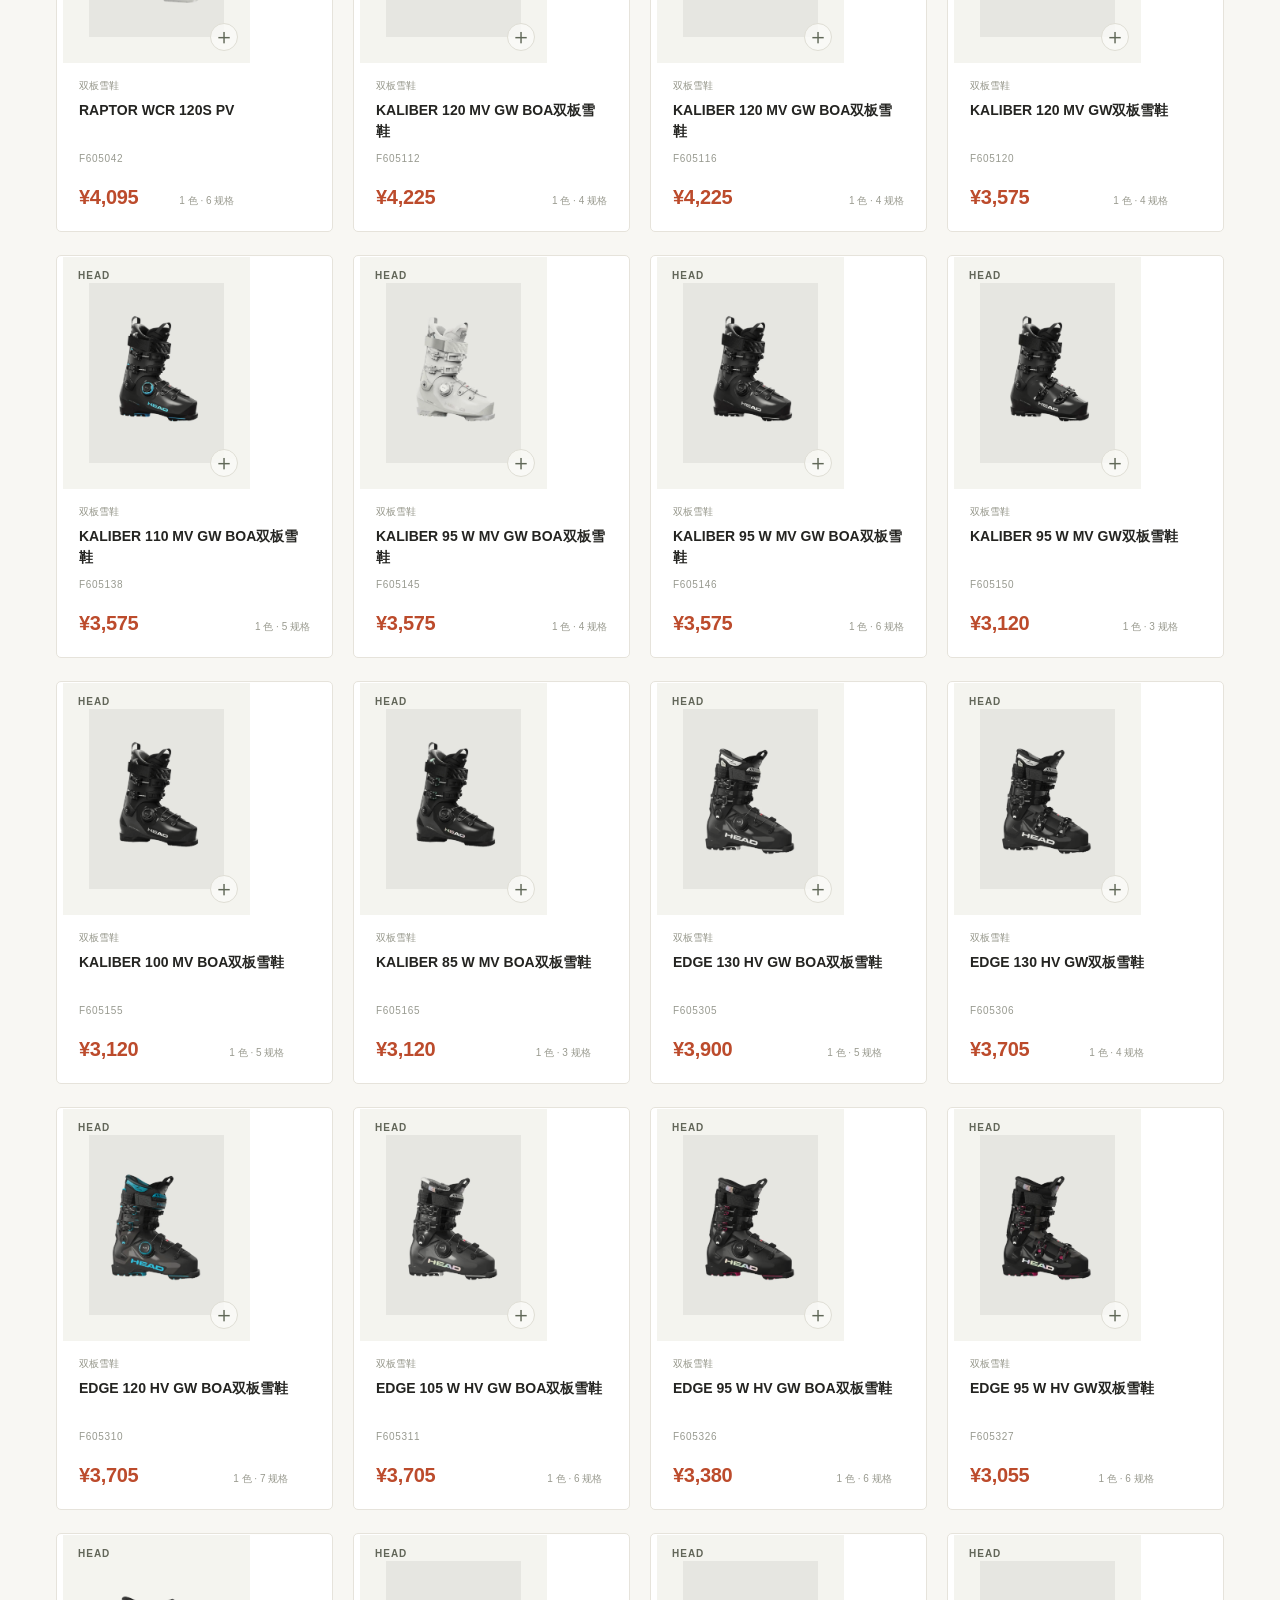
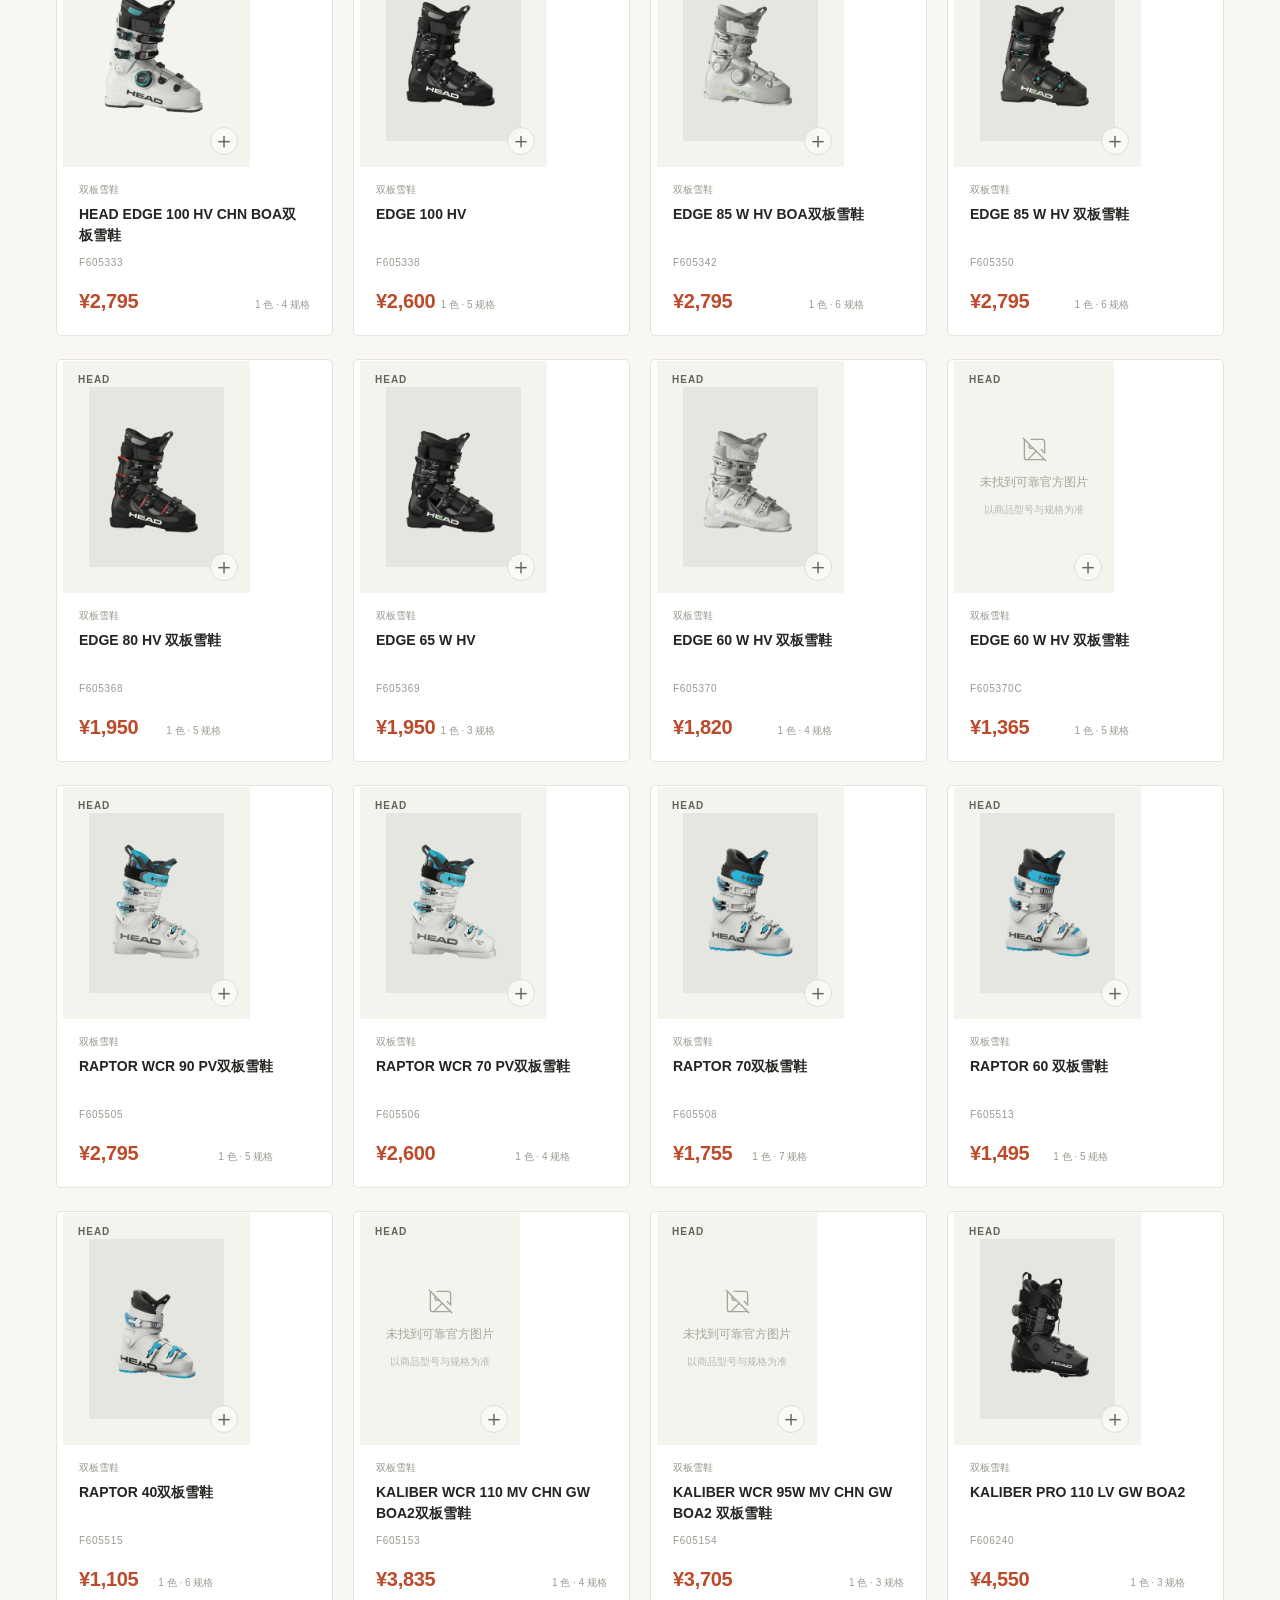
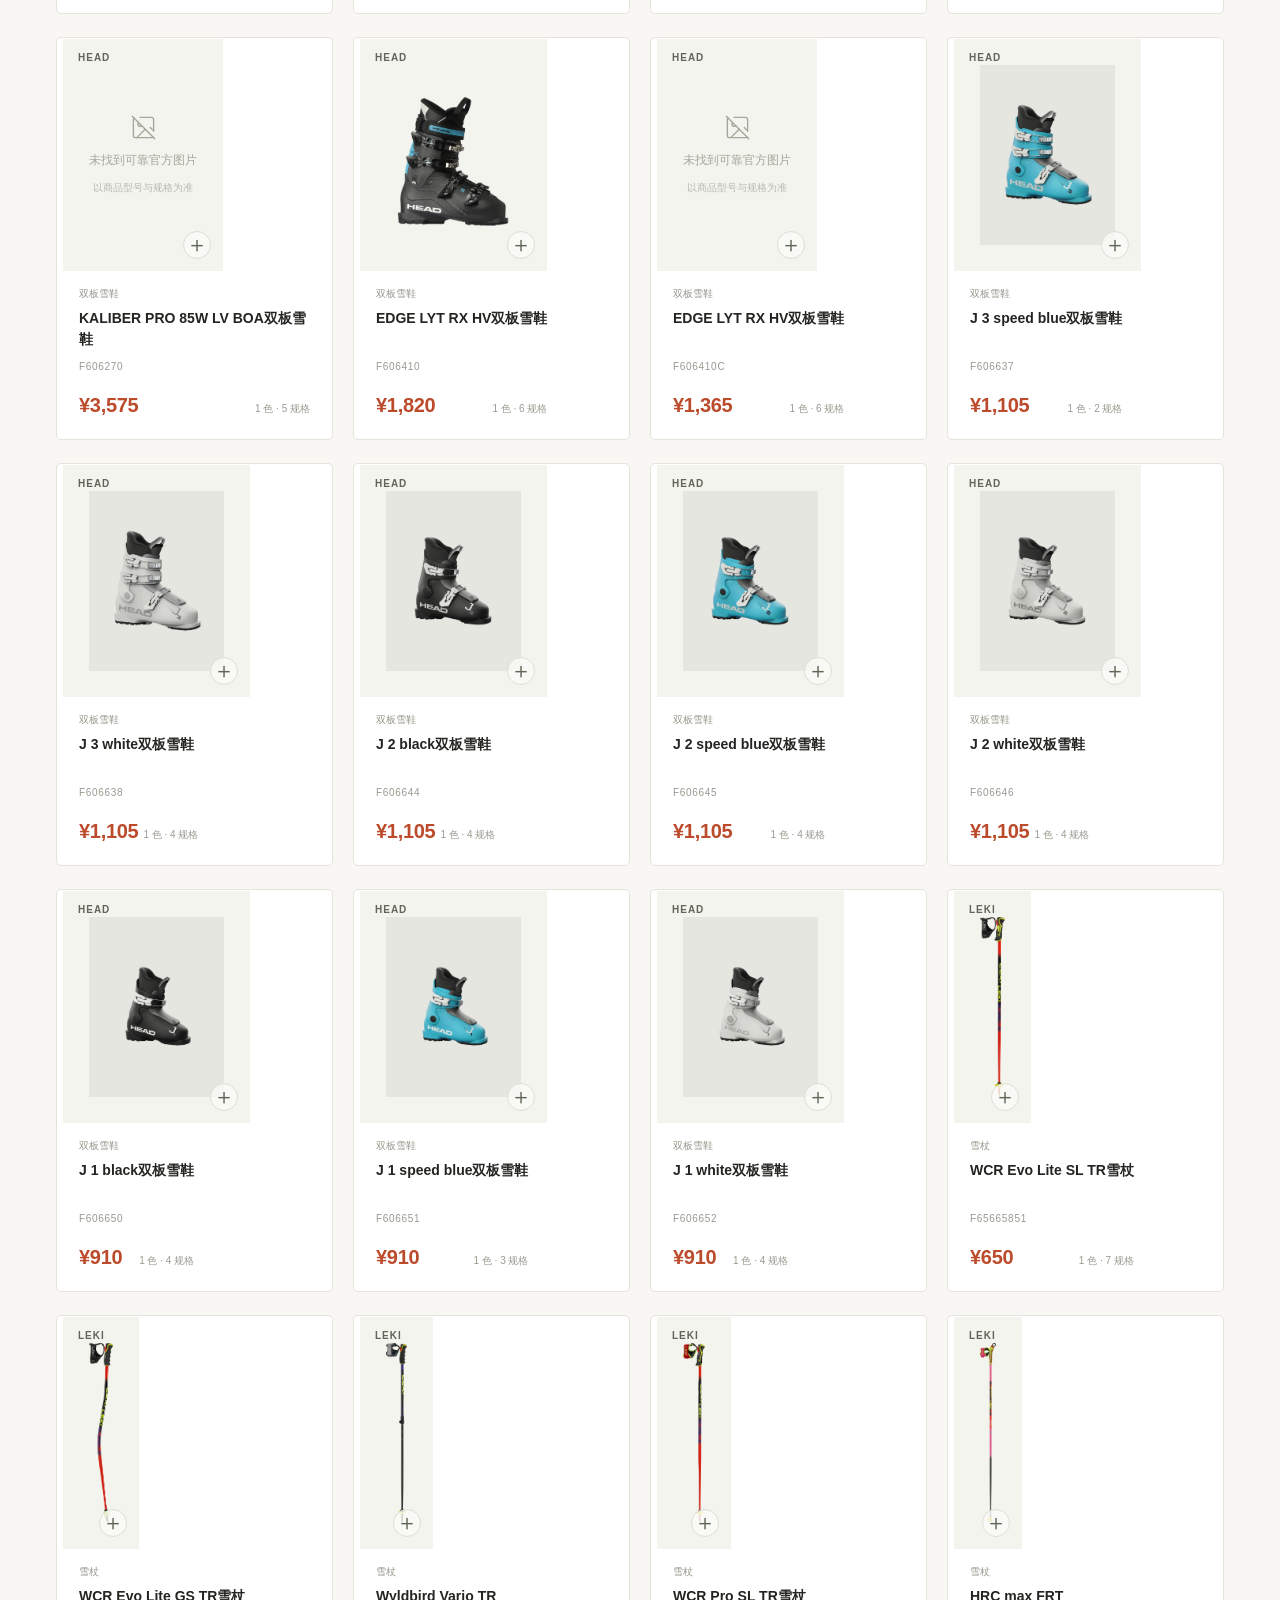
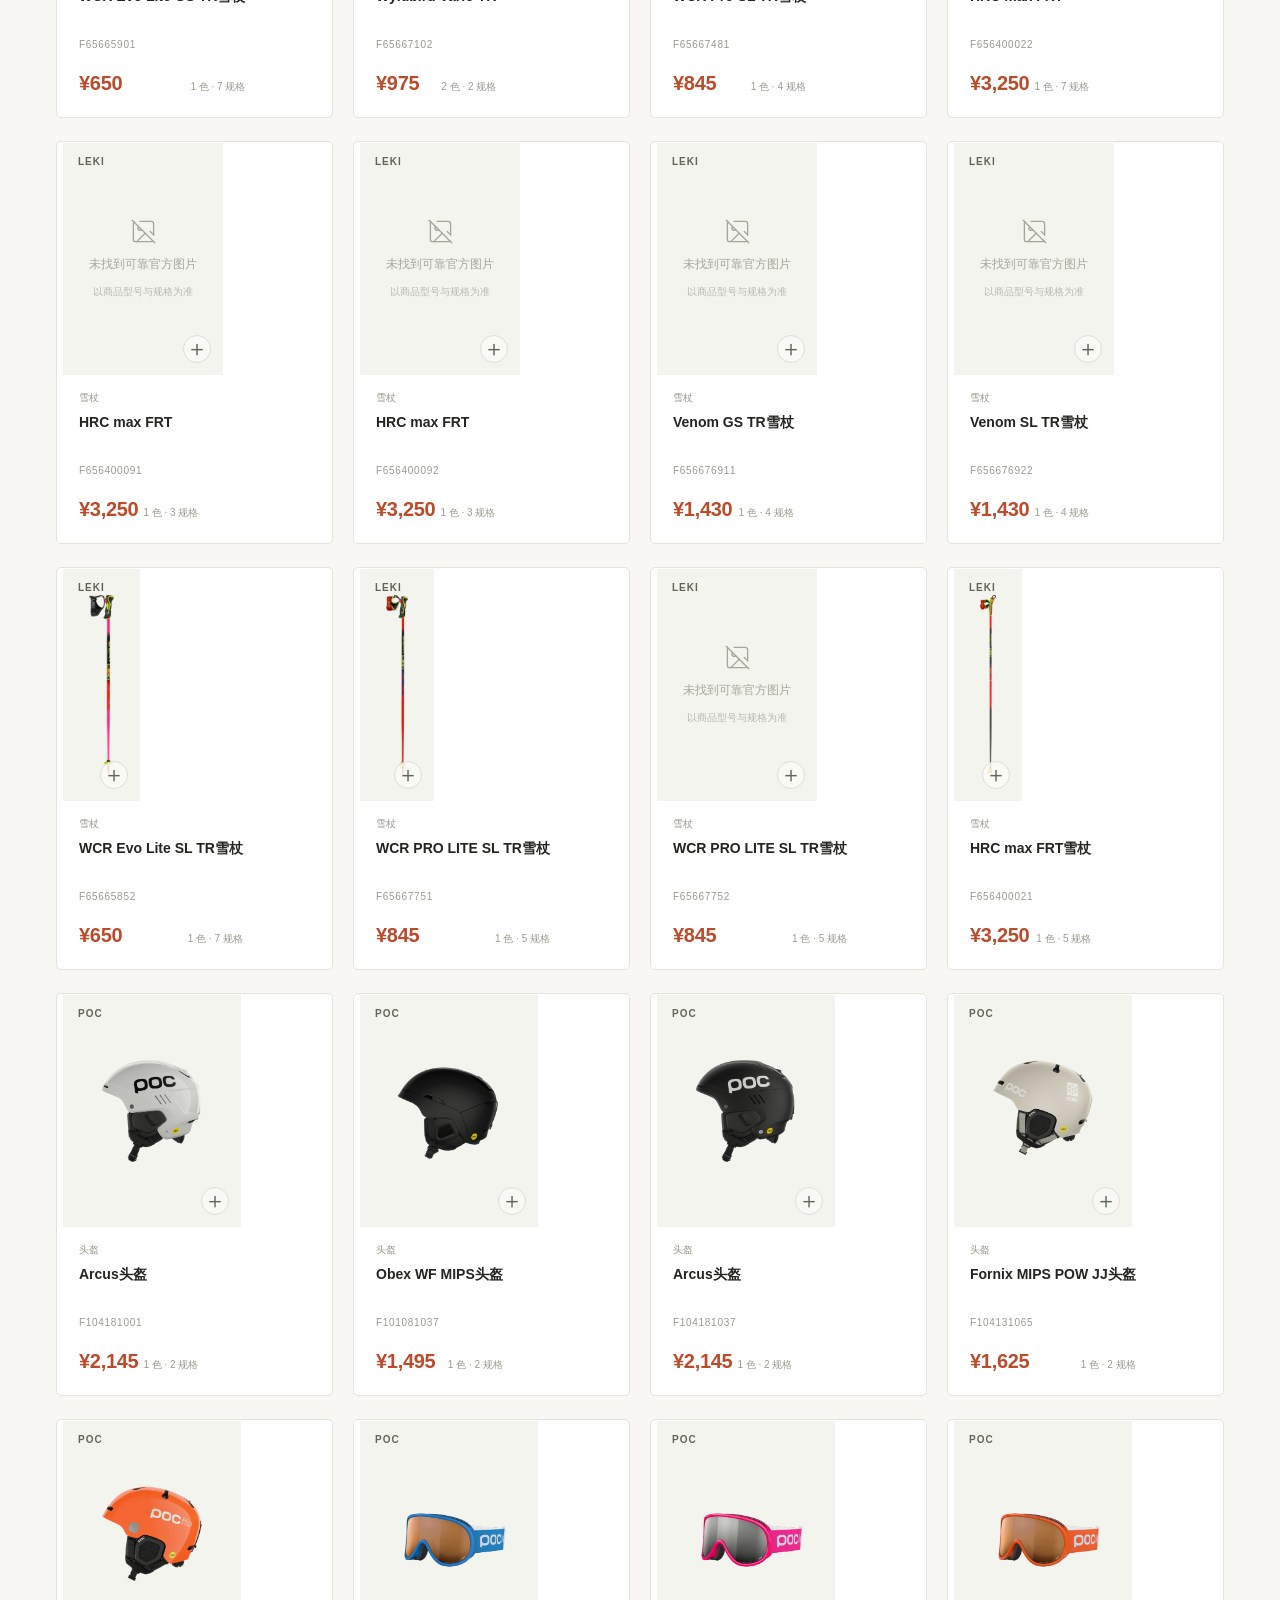
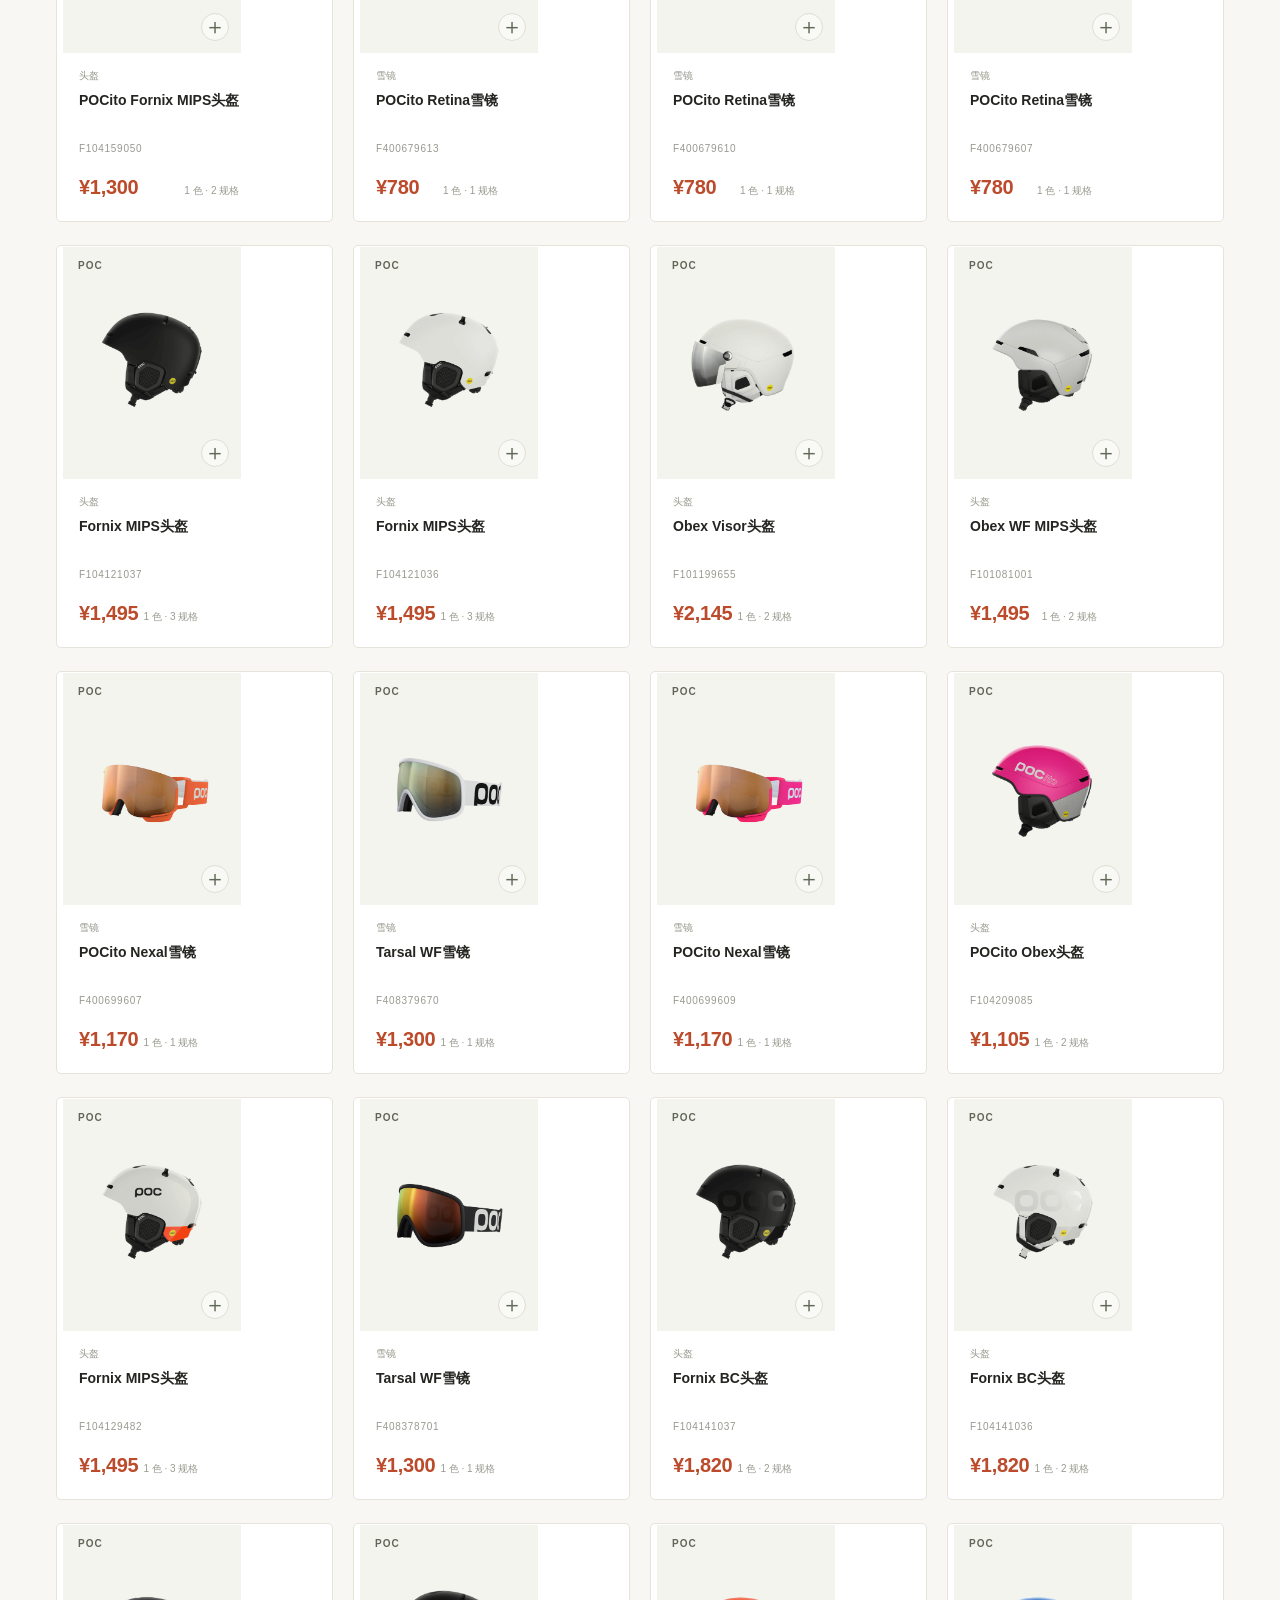
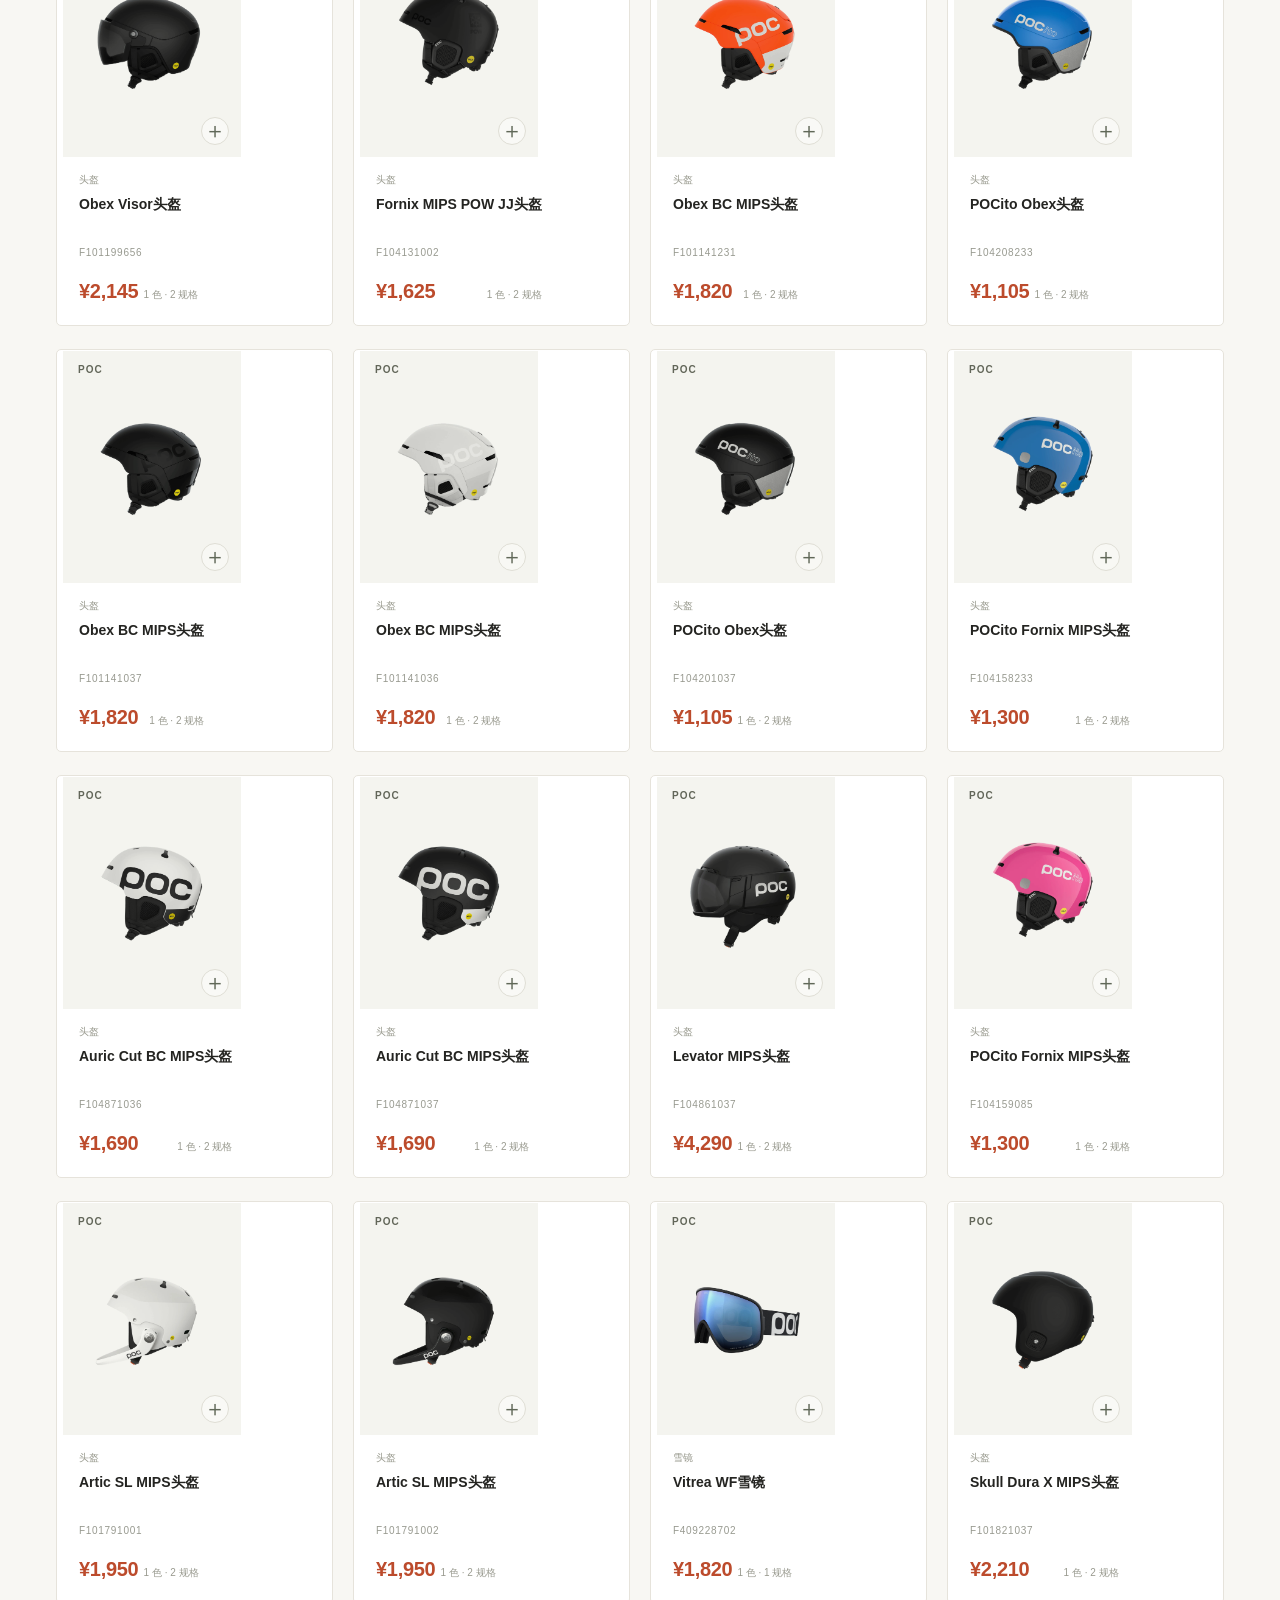
<file: HEADpresale/index.html>
<!doctype html>
<html lang="zh-CN">
  <head>
    <meta charset="UTF-8" />
    <meta name="viewport" content="width=device-width, initial-scale=1.0" />
    <meta name="referrer" content="no-referrer" />
    <link rel="icon" type="image/png" href="/assets/head-pssa-share-2627.png" />
    <link rel="apple-touch-icon" href="https://pkuski.github.io/assets/head-pssa-share-2627.png?v=20261014-2" />
    <meta name="description" content="北大雪协HEAD团购意向收集" />
    <link rel="canonical" href="https://pkuski.github.io/HEADpresale/" />
    <meta property="og:type" content="website" />
    <meta property="og:url" content="https://pkuski.github.io/HEADpresale/" />
    <meta property="og:title" content="26–27 HEAD 团购 · 北大雪协 PSSA" />
    <meta property="og:description" content="北大雪协HEAD团购意向收集" />
    <meta property="og:image" content="https://pkuski.github.io/assets/head-pssa-share-2627.png?v=20261014-2" />
    <meta property="og:image:secure_url" content="https://pkuski.github.io/assets/head-pssa-share-2627.png?v=20261014-2" />
    <meta property="og:image:type" content="image/png" />
    <meta property="og:image:width" content="400" />
    <meta property="og:image:height" content="400" />
    <meta property="og:image:alt" content="HEAD × 北大雪协 PSSA" />
    <meta itemprop="image" content="https://pkuski.github.io/assets/head-pssa-share-2627.png?v=20261014-2" />
    <link rel="image_src" href="https://pkuski.github.io/assets/head-pssa-share-2627.png?v=20261014-2" />
    <title>26–27 HEAD 团购 · 北大雪协 PSSA</title>
    <script type="module" crossorigin src="/HEADpresale/assets/index-CNC-ShJ7.js"></script>
    <link rel="stylesheet" crossorigin href="/HEADpresale/assets/index-ewffWhuN.css">
  </head>
  <body>
    <div id="root"><div style="padding:36px 20px;text-align:center;color:#77766e;font-family:sans-serif"><img src="/assets/head-pssa-share-2627.png" width="400" height="400" alt="HEAD × 北大雪协 PSSA" style="display:block;width:160px;height:auto;margin:0 auto 20px" /><p>HEAD 26–27 团购愿望单正在加载…</p></div></div>
  </body>
</html>
</file>
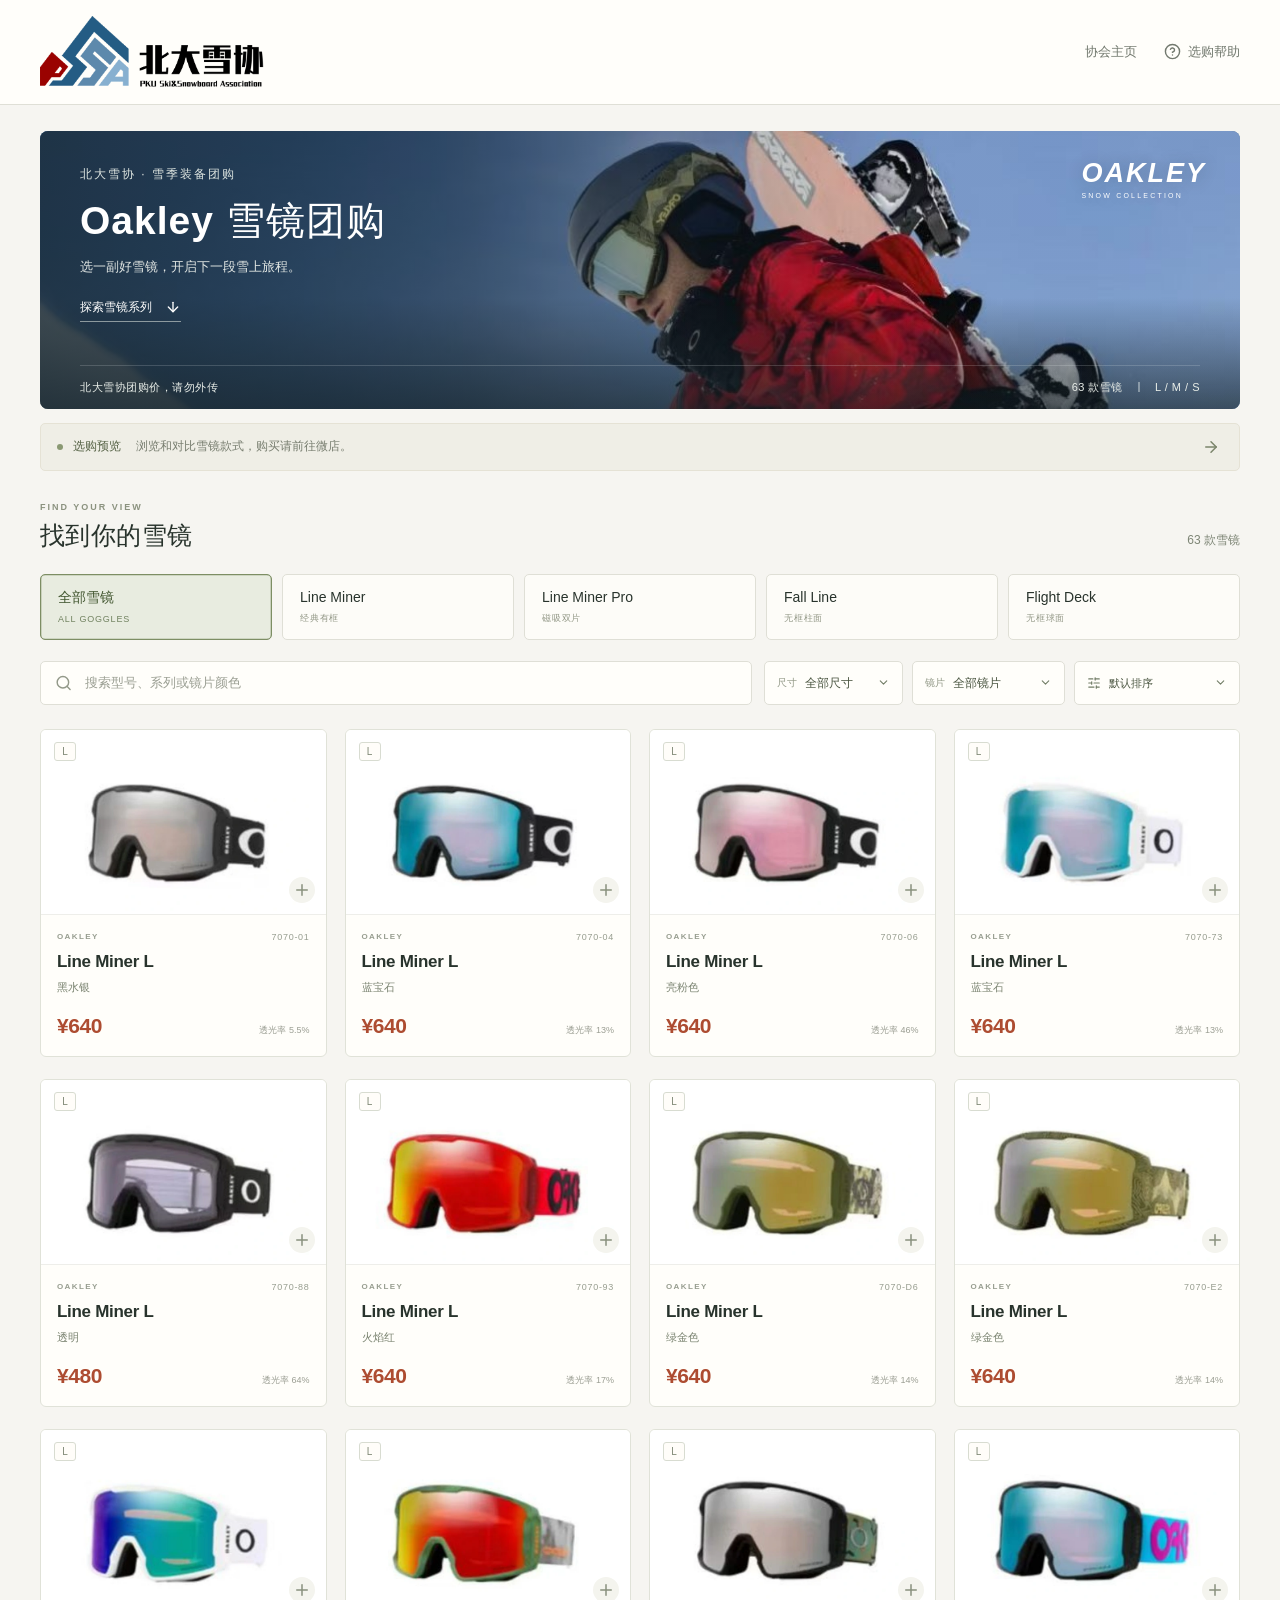
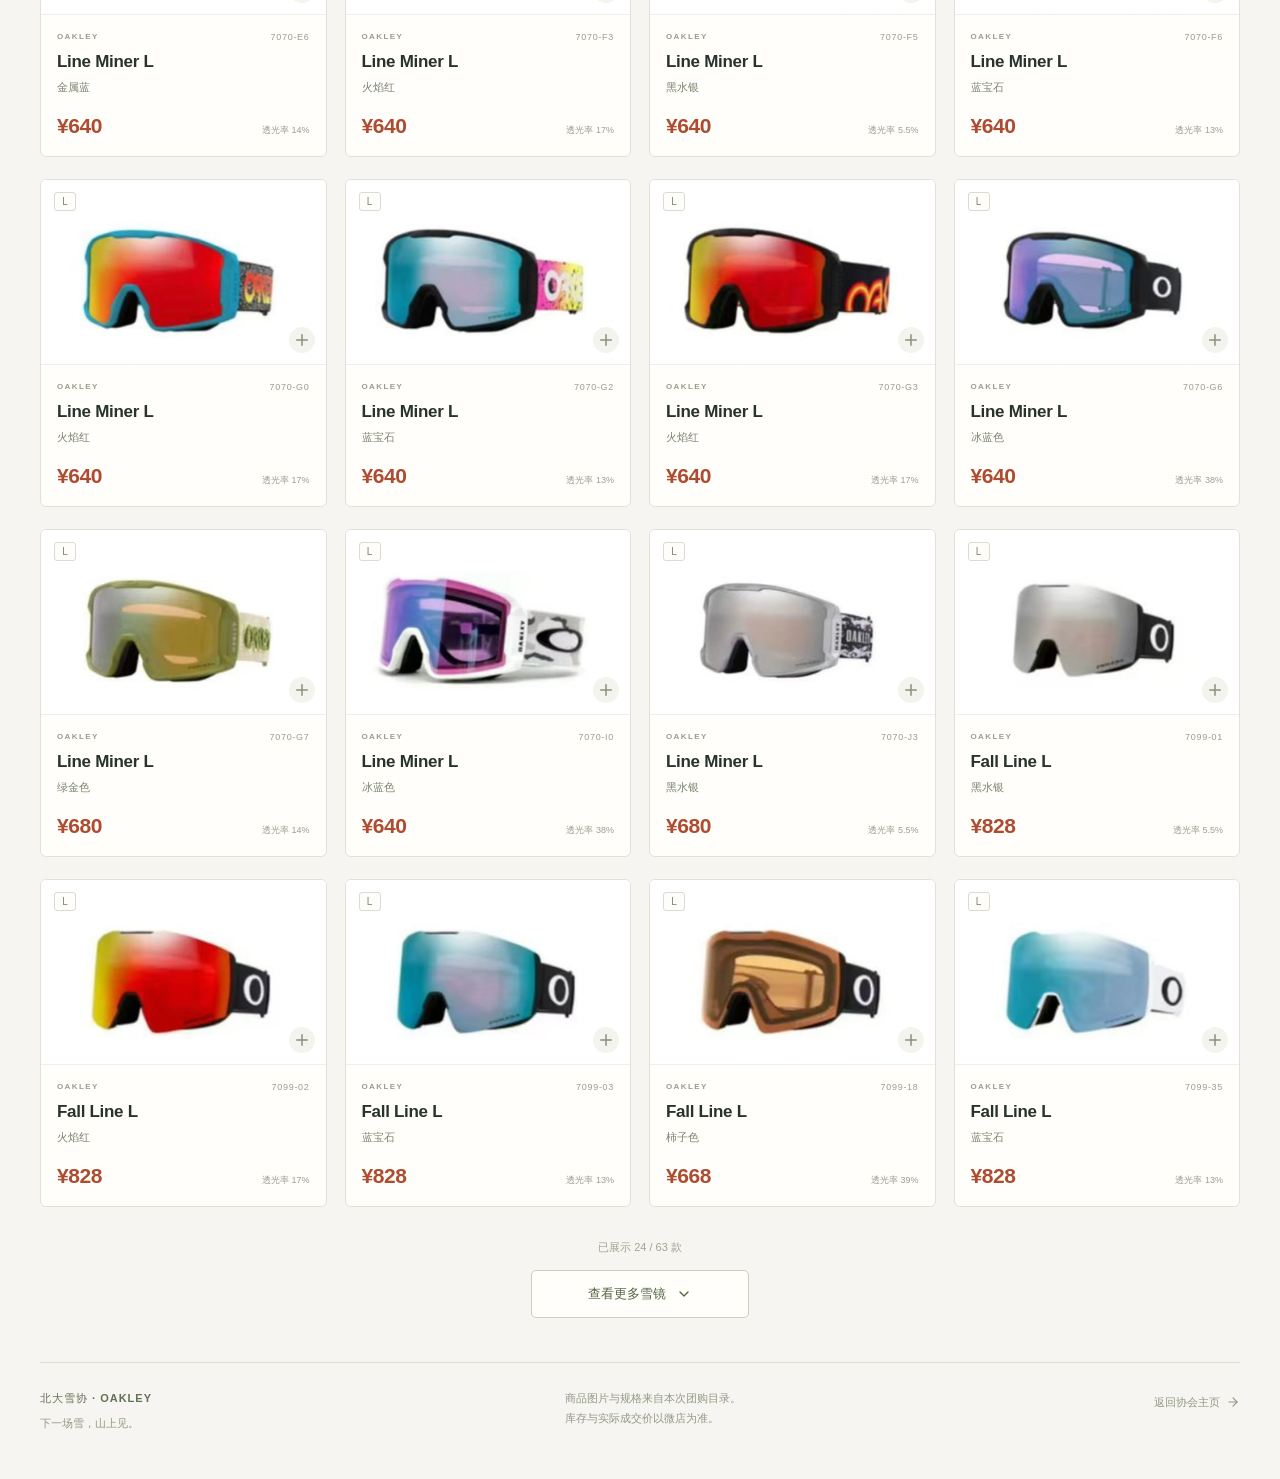
<file: Oakleypresale/index.html>
<!doctype html>
<html lang="zh-CN">
  <head>
    <meta charset="UTF-8" />
    <meta name="viewport" content="width=device-width, initial-scale=1.0, viewport-fit=cover" />
    <meta name="theme-color" content="#f6f5f1" />
    <meta name="description" content="北大雪协 Oakley 雪镜团购选购预览。浏览 Line Miner、Line Miner Pro、Fall Line 和 Flight Deck，购买请前往微店。" />
    <title>Oakley 雪镜团购 · 北大雪协</title>
    <link rel="icon" href="data:image/svg+xml,%3Csvg xmlns='http://www.w3.org/2000/svg' viewBox='0 0 64 64'%3E%3Crect width='64' height='64' rx='14' fill='%232c372e'/%3E%3Cpath d='M10 45 26 17l9 15 6-10 13 23H10Z' fill='%23f6f5f1'/%3E%3C/svg%3E" />
    <script type="module" crossorigin src="/Oakleypresale/assets/index-BQ7XlHyr.js"></script>
    <link rel="stylesheet" crossorigin href="/Oakleypresale/assets/index-Dqz41JvF.css">
  </head>
  <body>
    <div id="root"></div>
    <noscript>请开启 JavaScript 以浏览雪镜目录。购买请前往微店。</noscript>
  </body>
</html>
</file>
<file: FJNpresale/assets/index-Bh2R1lJk.css>
:before,:after{box-sizing:border-box}h1,h2,h3,h4,h5,h6,p,figure{margin:0}h1,h2,h3,h4,h5,h6{font-size:inherit;font-weight:inherit}button,input,select,textarea{margin:0}button{background:0 0;border:0}fieldset{border:0;min-width:0;margin:0;padding:0}legend{padding:0}img{max-width:100%;height:auto;display:block}svg{display:block}dialog{margin:0}ol,ul{margin:0;padding:0;list-style:none}:root{--background:#f8f7f3;--foreground:#242421;--card:#fff;--primary:#c54c2a;--primary-foreground:#fff;--border:#e5e2da;--muted-foreground:#77766e;--radius:.65rem;--ring:#c54c2a;--font-sans:Arial,"PingFang SC","Microsoft YaHei",sans-serif}*{box-sizing:border-box}html{scroll-behavior:smooth}body{background:var(--background);color:var(--foreground);-webkit-font-smoothing:antialiased;margin:0;font-family:Arial,PingFang SC,Microsoft YaHei,sans-serif;font-size:15px;line-height:1.6}button,input,select,textarea{font:inherit}button,a,input,select,textarea{-webkit-tap-highlight-color:transparent}button{cursor:pointer}button:disabled{cursor:not-allowed;opacity:.5}a{color:inherit;text-decoration:none}button:focus-visible,a:focus-visible,input:focus-visible,select:focus-visible,textarea:focus-visible{outline-offset:3px;outline:2px solid #c54c2a}h1,h2,h3,p{margin:0}button{color:inherit}button:not(.button){border:0}input,textarea{min-width:0}svg{flex-shrink:0}fieldset{border:0;margin:22px 0;padding:0}legend{margin-bottom:10px;font-weight:600}legend span{color:#86857d;margin-left:8px;font-size:12px;font-weight:400}.site-header{background:#fcfbf8;border-bottom:1px solid #e5e2da}.header-inner{justify-content:space-between;align-items:center;gap:16px;max-width:1240px;margin:auto;padding:18px 36px;display:flex}.identity{align-items:center;gap:11px;display:flex}.identity-mark{color:#f8f7f3;background:#282c2b;border-radius:50%;place-items:center;width:39px;height:39px;display:grid}.identity strong{letter-spacing:2px;font-size:18px;display:block}.identity small{letter-spacing:1.5px;color:#777970;margin-top:0;font-size:9px;font-weight:700;display:block}.header-right{align-items:center;gap:25px;display:flex}.muted-link,.admin-link{color:#57574f;background:0 0;font-size:14px}.admin-link{color:#8b897f;font-size:12px}.header-cart{background:0 0;align-items:center;gap:7px;display:flex}.header-cart span{color:#fff;background:#c54c2a;border-radius:20px;min-width:19px;font-size:11px}.catalog-main{max-width:1240px;margin:auto;padding:28px 36px 115px}.hero{background:#eeeee6;border:1px solid #e0ded5;border-radius:5px;padding:30px 38px 26px;position:relative;overflow:hidden}.hero-topline,.hero-bottom{justify-content:space-between;align-items:center;gap:15px;display:flex}.season-pill{letter-spacing:1.5px;color:#5d645c;align-items:center;gap:8px;font-size:10px;font-weight:700;display:flex}.hero-brands{letter-spacing:1px;font-size:13px;font-weight:800}.hero-brands i{color:#7b8175;margin:0 8px;font-size:10px;font-style:normal;font-weight:400}.hero-copy{justify-content:space-between;align-items:center;gap:25px;padding:34px 0 36px;display:flex}.hero-kicker{color:#626659;letter-spacing:2px;margin-bottom:11px;font-size:13px}.hero h1{letter-spacing:1px;font-size:46px;font-weight:700;line-height:1.25}.hero-copy p{color:#73786b;margin-top:16px;font-size:15px;line-height:1.8}.mobile-break{display:none}.hero-season{letter-spacing:-7px;color:#d3d6c9;align-items:center;padding:0 12px 20px;font-size:120px;font-weight:800;line-height:1;display:flex;position:relative;transform:rotate(-8deg)}.hero-season .season-slash{color:#c54c2a;padding:0 6px;font-size:100px;font-weight:300}.hero-season small{letter-spacing:4px;color:#727965;font-size:9px;font-weight:600;position:absolute;bottom:0;right:12px}.hero-bottom{border-top:1px solid #d6d9cb;padding-top:19px}.price-caption{align-items:center;gap:11px;font-size:12px;display:flex}.price-caption strong{font-weight:600}.price-caption>span:last-child{color:#777d6c}.orange-line{background:#c54c2a;width:3px;height:15px}.hero-footnote{color:#7d8272;font-size:11px}.mode-notice{color:#80613a;background:#fbf3e5;border:1px solid #ead8c2;border-radius:4px;align-items:center;gap:10px;margin-top:15px;padding:12px 15px;font-size:13px;line-height:1.5;display:flex}.mode-notice span:last-child{color:#8a7457}.mode-notice.closed{color:#686b61;background:#efefea;border-color:#ddddd5}.mode-notice.open{color:#4f6742;background:#edf2e8;border-color:#dce6d2}.status-dot{background:currentColor;border-radius:50%;width:6px;height:6px}.category-section{padding:26px 0 31px}.category-list{grid-template-columns:repeat(8,1fr);gap:9px;display:grid}.category-card{text-align:center;background:#f2f1ec;border-radius:4px;padding:15px 6px;transition:background .15s;border:1px solid #e7e5dc!important}.category-card span{font-size:14px;font-weight:600;display:block}.category-card small{letter-spacing:1px;color:#929186;white-space:nowrap;margin-top:4px;font-size:8px;display:block}.category-card:hover{background:#e8e8df}.category-card.active{color:#fafbf6;background:#2e3330;border-color:#2e3330!important}.category-card.active small{color:#b3b9ac}.directory-title{justify-content:space-between;align-items:flex-end;margin-bottom:19px;display:flex}.eyebrow{letter-spacing:2px;color:#99968a;margin-bottom:6px;font-size:9px;font-weight:700}.directory-title h2{letter-spacing:.3px;font-size:25px;font-weight:600}.results-count{color:#88887d;font-size:13px}.filter-bar{align-items:center;gap:12px;padding-bottom:24px;display:flex}.search-box{color:#8a8a81;background:#fff;border:1px solid #dfddd5;border-radius:5px;flex:1;align-items:center;gap:11px;padding:11px 15px;display:flex}.search-box input{color:#31332d;background:0 0;border:0;outline:none;flex:1;width:100%;font-size:14px}.search-box input::placeholder{color:#aaa99f}.search-box button{color:#929388;background:0 0;padding:0;display:flex}.brand-filter{background:#fff;border:1px solid #dfddd5;border-radius:5px;align-items:center;gap:10px;padding:11px 13px;display:flex}.brand-filter select{background:0 0;border:0;outline:none;max-width:130px;padding-right:8px;font-size:14px}.product-grid{grid-template-columns:repeat(4,minmax(0,1fr));gap:23px 20px;display:grid}.product-card{text-align:left;background:#fff;border-radius:5px;flex-direction:column;transition:transform .15s,box-shadow .15s;display:flex;overflow:hidden;border:1px solid #e6e3db!important}.product-card:hover{transform:translateY(-3px);box-shadow:0 7px 25px #272e2210}.product-image-wrap{background:#f4f4ef;position:relative;overflow:hidden}.product-art{background:#f4f4ef;justify-content:center;align-items:center;height:232px;padding:26px;display:flex}.product-art img{object-fit:contain;mix-blend-mode:multiply;width:100%;height:100%}.brand-stamp{letter-spacing:1px;color:#626659;font-size:10px;font-weight:800;line-height:1;position:absolute;top:14px;left:15px}.product-open{text-align:center;color:#606858;background:#fafaf7c9;border:1px solid #dfded5;border-radius:50%;width:28px;height:28px;font-size:22px;line-height:25px;position:absolute;bottom:12px;right:12px}.pending-art{color:#a3a798;text-align:center;flex-direction:column;align-items:center;gap:10px;font-size:12px;display:flex}.pending-art small{color:#b6b9af;font-size:10px}.product-copy{flex-direction:column;flex:1;padding:15px 16px 17px;display:flex}.card-category{color:#96978b;margin-bottom:6px;font-size:10px}.product-copy h3{overflow-wrap:anywhere;min-height:42px;font-size:14px;font-weight:600;line-height:1.5}.card-sku{letter-spacing:.7px;color:#989a90;margin:9px 0 14px;font-size:10px}.card-bottom{justify-content:space-between;align-items:baseline;gap:5px;margin-top:auto;display:flex}.card-bottom strong{color:#bc4b2c;letter-spacing:-.3px;font-size:20px;font-weight:600}.card-bottom div small{color:#bc4b2c;margin-left:3px;font-size:10px}.card-bottom>span{color:#9a9b90;white-space:nowrap;font-size:10px}.site-footer{color:#929285;border-top:1px solid #deded4;margin-top:55px;padding:27px 0 18px;font-size:12px}.site-footer>div{align-items:center;gap:9px;margin-bottom:13px;display:flex}.site-footer strong{color:#62695a;font-size:14px}.site-footer p{margin-bottom:17px;line-height:1.9}.site-footer .text-button{font-size:12px}.cart-dock{-webkit-backdrop-filter:blur(12px);backdrop-filter:blur(12px);padding-bottom:env(safe-area-inset-bottom);z-index:20;background:#fffefaf2;border-top:1px solid #deded3;position:fixed;bottom:0;left:0;right:0}.dock-inner{justify-content:space-between;align-items:center;gap:12px;max-width:1240px;margin:auto;padding:14px 36px;display:flex}.dock-cart-summary{text-align:left;background:0 0;align-items:center;gap:14px;display:flex}.dock-icon{color:#474e40;position:relative}.dock-icon b{color:#fff;text-align:center;background:#c54c2a;border-radius:20px;min-width:16px;padding:0 3px;font-size:9px;position:absolute;top:-7px;right:-8px}.dock-cart-summary strong{font-size:14px;font-weight:600;display:block}.dock-cart-summary small{color:#8c8d81;font-size:11px;display:block}.button{border:1px solid #0000;border-radius:5px;justify-content:center;align-items:center;gap:9px;min-height:45px;padding:12px 20px;font-size:14px;font-weight:600;line-height:1.4;transition:background .15s;display:inline-flex}.button.primary{color:#fff;background:#c54c2a}.button.primary:hover:not(:disabled){background:#ae3e20}.button.secondary{color:#535b48;background:#f6f5ef;border-color:#deddd2}.button.danger{color:#ae3f26;background:#fff4ee;border-color:#e9bfae}.button.dock-action{min-width:154px}.full-width{width:100%}.text-button{color:#9c492f;background:0 0;align-items:center;gap:7px;padding:0;font-size:14px;display:inline-flex}.icon-button{background:0 0;border-radius:50%;justify-content:center;align-items:center;width:34px;height:34px;display:flex}.icon-button:hover{background:#efeee7}.modal{color:#252b23;background:#fffefb;border:0;border-radius:12px;width:540px;max-width:min(540px,100vw - 32px);max-height:88dvh;margin:auto;padding:0;overflow:hidden;box-shadow:0 20px 100px #151c2250}.modal.modal-wide{width:840px;max-width:min(840px,100vw - 40px)}.modal::backdrop{-webkit-backdrop-filter:blur(3px);backdrop-filter:blur(3px);background:#19211b66}.modal-head{border-bottom:1px solid #e7e7dd;justify-content:space-between;align-items:center;gap:10px;padding:18px 22px;display:flex}.modal-head h2{font-size:17px;font-weight:600}.modal-body{overscroll-behavior:contain;max-height:calc(88dvh - 72px);padding:23px;overflow:auto}.picker{grid-template-columns:1fr 1.12fr;gap:28px;display:grid}.picker>.product-art{border-radius:5px;height:100%;min-height:320px;max-height:580px;padding:35px}.picker-info{min-width:0}.picker-info h3{overflow-wrap:anywhere;font-size:23px;font-weight:600;line-height:1.4}.model-line{color:#8e9284;overflow-wrap:anywhere;margin-top:10px;font-size:11px}.model-line span{padding:0 5px}.detail-price{border-bottom:1px solid #e5e8dc;align-items:baseline;gap:12px;padding:15px 0 17px;display:flex}.detail-price strong{color:#be4a2a;font-size:30px}.detail-price span{color:#9a9c8f;font-size:11px}.option-list{flex-wrap:wrap;gap:7px;display:flex}.option{background:#fff;border-radius:4px;padding:8px 12px;font-size:13px;border:1px solid #dddcd1!important}.option.selected{color:#b34727;background:#fcf0e9;box-shadow:inset 0 0 0 .5px #c56849;border-color:#c56849!important}.size-option{min-width:50px}.quantity-row{justify-content:space-between;align-items:center;margin:20px 0;display:flex}.quantity{border:1px solid #dfdfd4;border-radius:4px;flex-shrink:0;height:33px;display:inline-flex;overflow:hidden}.quantity button{background:#f4f4ec;justify-content:center;align-items:center;width:31px;padding:0;display:flex}.quantity input{border:0;text-align:center;appearance:textfield;background:#fff;border-inline:1px solid #dfdfd4;border-radius:0;width:39px;padding:0;font-size:13px}.quantity input::-webkit-inner-spin-button{appearance:none}.official-link{color:#929789;text-underline-offset:3px;margin:12px 0;font-size:11px;text-decoration:underline;display:inline-block}.small-note{color:#969b8c;margin:15px 0;font-size:12px;line-height:1.8}.compact-art{border-radius:4px;width:82px;min-width:82px;height:95px;padding:10px}.compact-art .pending-art{gap:5px;font-size:9px}.cart-row{border-bottom:1px solid #eeeee4;gap:13px;padding:17px 0;display:flex}.cart-row:first-child{padding-top:0}.cart-row-content{flex:1;min-width:0}.cart-title-row{align-items:flex-start;gap:5px;display:flex}.cart-title-row>strong{overflow-wrap:anywhere;flex:1;font-size:14px;line-height:1.5}.remove-button{color:#96988c;width:25px;height:25px}.cart-row-content p{color:#7f8774;margin-top:5px;font-size:12px}.cart-row-content p span{padding:0 4px}.cart-row-content>small{color:#a3a796;font-size:10px}.cart-row-bottom{justify-content:space-between;align-items:center;gap:8px;margin-top:11px;display:flex}.cart-row-bottom>strong{color:#ba4929;font-size:16px}.cart-row-bottom>span{color:#6b755e;font-size:13px}.cart-total{justify-content:space-between;align-items:center;padding-top:20px;display:flex}.cart-total strong{color:#b84728;font-size:25px}.cart-total>span{font-size:14px}.text-input{color:#30392b;background:#fff;border:1px solid #dcded2;border-radius:5px;width:100%;padding:11px 12px;font-size:15px;line-height:1.5}.text-input::placeholder{color:#a7ad9c}.privacy-note{color:#8e9582;background:#f4f5ed;border-radius:4px;padding:13px;font-size:12px;line-height:1.8}.error-banner{color:#b84a2b;overflow-wrap:anywhere;background:#fff1eb;border:1px solid #ecc7b8;border-radius:4px;padding:12px 14px;font-size:13px}.state-card{text-align:center;background:#fffefa;border:1px solid #e3e6d7;border-radius:6px;flex-direction:column;align-items:center;gap:13px;min-height:230px;padding:45px 20px;display:flex}.state-card h3{font-size:18px;font-weight:600}.state-card p{color:#8a9579;max-width:440px;font-size:14px}.state-card .button{margin-top:6px}.state-card.in-modal{background:0 0;border:0;padding:20px 4px}.empty{color:#8d967f;text-align:center;padding:35px 8px;font-size:14px}.toast{color:#fff;z-index:100;background:#323b2d;border-radius:7px;align-items:center;gap:9px;max-width:calc(100% - 32px);padding:12px 20px;font-size:13px;display:flex;position:fixed;bottom:108px;left:50%;transform:translate(-50%);box-shadow:0 6px 25px #27391d30}.product-skeleton{background:#fff;border:1px solid #e3e5d8;border-radius:5px;padding:16px;animation:1.5s infinite pulse}.product-skeleton div{background:#eeeee5;height:215px;margin:-16px -16px 18px}.product-skeleton span{background:#eeeee5;border-radius:3px;width:80%;height:13px;margin:12px 0;display:block}.product-skeleton span:last-child{width:43%;height:21px}@keyframes pulse{50%{opacity:.55}}@media (min-width:1450px){.product-art{height:260px}}@media (max-width:1000px){.product-grid{grid-template-columns:repeat(3,minmax(0,1fr));gap:18px}.hero-season{font-size:94px}.hero-season .season-slash{font-size:82px}.hero h1{font-size:38px}.category-card small{letter-spacing:0;font-size:7px}.hero-footnote{display:none}}@media (max-width:700px){body{font-size:14px}.header-inner{padding:15px 18px}.identity{gap:8px}.identity strong{font-size:16px}.identity small{letter-spacing:1.2px;font-size:7px}.identity-mark{width:33px;height:33px}.header-right{gap:17px}.muted-link{font-size:12px}.admin-link{display:none}.catalog-main{padding:18px 16px 110px}.hero{padding:21px 21px 19px}.season-pill{letter-spacing:.9px;font-size:8px}.hero-brands{letter-spacing:.4px;font-size:9px}.hero-brands i{margin:0 3px;font-size:7px}.hero-copy{gap:0;padding:29px 0 26px}.hero-kicker{letter-spacing:1px;font-size:11px}.hero h1{letter-spacing:.3px;font-size:35px;line-height:1.2}.hero-copy p{margin-top:13px;font-size:12px;line-height:1.8}.mobile-break{display:block}.hero-season{letter-spacing:-5px;opacity:.75;padding:0;font-size:65px;line-height:.95;display:block;position:absolute;top:70px;right:21px}.hero-season>span{display:block}.hero-season .season-slash{text-align:center;margin:-5px 0 -7px;padding:0;font-size:50px}.hero-season small{display:none}.hero-bottom{padding-top:16px}.price-caption{gap:8px;font-size:11px}.mode-notice{flex-wrap:wrap;gap:7px;padding:10px 11px;font-size:11px}.mode-notice>span:last-child{flex-basis:100%;padding-left:13px}.category-section{padding:20px 0 23px}.category-list{scrollbar-width:none;gap:7px;margin-right:-16px;padding-bottom:4px;padding-right:16px;display:flex;overflow-x:auto}.category-list::-webkit-scrollbar{display:none}.category-card{min-width:88px;padding:12px 10px}.category-card span{font-size:12px}.category-card small{letter-spacing:.5px;font-size:7px}.directory-title{margin-bottom:16px}.directory-title h2{font-size:21px}.eyebrow{letter-spacing:1.6px;font-size:8px}.results-count{font-size:11px}.filter-bar{gap:8px;padding-bottom:19px}.search-box{gap:7px;padding:10px 11px}.search-box input{font-size:12px}.search-box svg{width:16px}.brand-filter{gap:0;padding:10px 9px}.brand-filter>svg{display:none}.brand-filter select{width:88px;padding:0;font-size:11px}.product-grid{grid-template-columns:repeat(2,minmax(0,1fr));gap:15px 11px}.product-art{height:190px;padding:22px 16px}.product-copy{padding:12px 11px 14px}.product-copy h3{min-height:36px;font-size:12px;line-height:1.5}.card-category{font-size:9px}.brand-stamp{font-size:9px;top:11px;left:12px}.card-sku{letter-spacing:.4px;margin:8px 0 12px;font-size:9px}.card-bottom{flex-wrap:wrap;gap:3px}.card-bottom strong{font-size:18px}.card-bottom>span{font-size:9px}.pending-art{gap:8px;font-size:10px}.pending-art small{font-size:8px}.product-open{width:24px;height:24px;font-size:19px;line-height:20px;bottom:9px;right:9px}.site-footer{margin-top:36px;padding-top:22px;font-size:11px}.site-footer p{font-size:10px}.site-footer .text-button{font-size:11px}.dock-inner{padding:12px 17px}.dock-cart-summary{gap:11px}.dock-cart-summary strong{font-size:13px}.dock-cart-summary small{font-size:10px}.button.dock-action{min-width:117px;padding:11px 13px;font-size:12px}.modal,.modal.modal-wide{border-radius:14px 14px 0 0;width:100%;max-width:100%;max-height:93dvh;margin:auto 0 0}.modal-head{padding:16px 19px}.modal-head h2{font-size:16px}.modal-body{max-height:calc(93dvh - 67px);padding:19px;padding-bottom:calc(23px + env(safe-area-inset-bottom))}.picker{grid-template-columns:1fr;gap:20px}.picker>.product-art{height:245px;min-height:0;max-height:none;padding:26px}.picker-info h3{font-size:21px}.detail-price strong{font-size:27px}.picker fieldset{margin:19px 0}.picker .button{margin-top:8px}.compact-art{width:69px;min-width:69px;height:88px;padding:9px}.compact-art .pending-art{font-size:8px}.cart-row{gap:11px}.cart-title-row>strong{font-size:13px}.cart-row-content p{font-size:11px}.cart-row-content>small{font-size:9px}.toast{width:max-content;font-size:12px;bottom:95px}}@media (max-width:370px){.hero h1{font-size:32px}.hero-season{font-size:56px;right:16px}.hero-brands{display:none}.product-art{height:172px}.card-bottom>span{font-size:8px}.card-bottom strong{font-size:16px}.header-right{gap:12px}.dock-cart-summary small{font-size:9px}.button.dock-action{min-width:105px}.mode-notice>strong{font-size:11px}}@media (prefers-reduced-motion:reduce){*{scroll-behavior:auto!important;transition:none!important;animation:none!important}}.hero{padding:20px 30px 16px}.hero-copy{padding:17px 0 19px}.hero-kicker{display:none}.hero h1{font-size:32px}.hero-copy p{margin-top:8px;font-size:14px}.hero-season{padding-bottom:15px;font-size:78px;position:absolute;top:45px;right:29px}.hero-season .season-slash{font-size:67px}.hero-season small{letter-spacing:2.5px;font-size:7px}.hero-bottom{padding-top:13px}.hero-copy>div:first-child{max-width:72%}@media (max-width:700px){.hero{padding:17px 18px 14px}.hero-copy{padding:14px 0 15px}.hero h1{font-size:24px;line-height:1.3}.hero-copy p{margin-top:7px;font-size:12px}.hero-copy>div:first-child{max-width:calc(100% - 60px)}.hero-season{letter-spacing:-3px;font-size:45px;top:45px;right:19px}.hero-season .season-slash{margin:-4px 0;font-size:30px}.hero-bottom{padding-top:11px}.price-caption{font-size:10px}.product-copy h3,.category-card span{font-size:14px}}@media (max-width:420px){.hero h1{font-size:22px}.hero-copy p{font-size:11px}.hero-copy>div:first-child{max-width:calc(100% - 48px)}.hero-season{font-size:39px;right:17px}.hero-season .season-slash{font-size:26px}.hero-brands{display:none}}.survey-checkout{flex-direction:column;gap:16px;display:flex}.survey-checkout .mode-notice{margin:0}.survey-checkout .mode-notice strong{font-size:13px}.survey-steps{color:#646c5b;flex-direction:column;gap:7px;padding-left:22px;font-size:13px;line-height:1.8;list-style:decimal;display:flex}.survey-summary-label{flex-direction:column;gap:9px;font-size:13px;font-weight:600;display:flex}.survey-summary{resize:vertical;white-space:pre-wrap;overflow-wrap:anywhere;min-height:220px;max-height:42dvh;font-family:Arial,PingFang SC,Microsoft YaHei,sans-serif;font-size:13px;font-weight:400;line-height:1.8}.survey-manual-tip{color:#8b9480;margin-top:-7px;font-size:12px}.survey-copy-actions{flex-wrap:wrap;align-items:center;gap:18px;display:flex}.survey-copy-actions .button{font-size:13px}.survey-copy-actions .text-button{font-size:12px}.survey-open{margin-top:2px}.survey-checkout .small-note,.survey-checkout .privacy-note{margin:0}.invalid-cart-row{background:#fff4ed;border:1px solid #e8c3b2;border-radius:5px;margin:13px 0;padding:16px}.invalid-cart-row strong{overflow-wrap:anywhere;font-size:13px;display:block}.invalid-cart-row small{color:#8a735f;margin-top:5px;font-size:11px;display:block}.invalid-cart-row p{color:#a1492a;margin:7px 0;font-size:12px;line-height:1.7}.invalid-cart-row .text-button{margin-top:4px;font-size:12px}.review-cart-row>.cart-rows>.cart-row{padding-top:17px}.review-cart-row:first-child>.cart-rows>.cart-row{padding-top:0}.error-banner>.text-button{margin-top:9px;font-size:12px}@media (max-width:700px){.survey-checkout{gap:14px}.survey-steps{font-size:12px}.survey-summary{max-height:35dvh;font-size:12px}.survey-copy-actions{gap:13px}.survey-copy-actions .button{padding:10px 13px}}.help-link{background:0 0;align-items:center;gap:5px;padding:0;display:inline-flex}.shopping-help{color:#646c5b;flex-direction:column;gap:20px;font-size:13px;line-height:1.8;display:flex}.help-intro{color:#756142;background:#f5f0e5;border-radius:5px;padding:13px 15px}.help-steps{flex-direction:column;gap:15px;padding-left:22px;list-style:decimal;display:flex}.help-steps strong{color:#35422e;font-size:14px}.help-steps p{margin-top:4px}.help-images{border-top:1px solid #e5e8dc;padding-top:16px}.help-images h3{color:#35422e;margin-bottom:10px;font-size:15px}.help-images p{margin-top:8px}.help-contact{color:#4c6240;background:#eef2e7;border:1px solid #dce3d2;border-radius:5px;flex-direction:column;gap:3px;padding:13px 15px;display:flex}.identity .association-logo{object-fit:contain;width:250px;max-width:100%;height:auto;display:block}.group-invite{text-align:center;background:#fff;border:1px solid #e5e2da;border-radius:8px;flex-direction:column;align-items:center;gap:12px;padding:20px 16px;display:flex}.group-invite h3{color:#35422e;max-width:360px;font-size:14px;font-weight:600;line-height:1.8}.group-qr-preview{width:260px;max-width:100%;display:block}.group-qr-preview img{width:100%;height:auto;display:block}.group-invite p{color:#77766e;max-width:350px;font-size:12px;line-height:1.8}.group-invite .text-button{font-size:13px}.agreement-notice{color:#ad492d;font-size:14px;line-height:1.7}.agreement-notice strong{font-weight:600}@media (max-width:700px){.agreement-notice{font-size:12px}}.dock-cart-summary{flex:1;min-width:0}.dock-cart-summary>span:last-child{min-width:0}.button.dock-action{white-space:nowrap;flex-shrink:0}@media (max-width:370px){.button.dock-action{gap:6px;min-width:0;padding:11px 10px;font-size:11px}}@media (max-width:700px){.identity .association-logo{width:168px}.header-inner{gap:10px}.header-right{flex-shrink:0;gap:12px}.help-link{gap:4px}.group-invite{padding:16px 12px}.group-invite h3{font-size:13px}.group-qr-preview{width:240px}.pending-art span{overflow-wrap:anywhere;text-align:center;max-width:100%}}@media (max-width:370px){.identity .association-logo{width:144px}.header-inner{padding-left:14px;padding-right:14px}.header-right{gap:9px}}@media (max-width:700px){.header-right{gap:12px}.shopping-help{gap:17px;font-size:12px}.help-steps{gap:13px}.help-steps strong{font-size:13px}.help-link{gap:4px}.hero-copy p{line-height:1.7}}.ski-binding-note{color:#80613a;background:#fbf3e5;border:1px solid #ead8c2;border-radius:4px;margin-top:14px;padding:12px 13px;font-size:12px;line-height:1.8}:root{--lightningcss-light:initial;--lightningcss-dark: ;color-scheme:light}body{color:#28382f;background:#f5f3ec}.fjn-main{max-width:1260px}.fjn-hero{color:#f6f4e9;background:#263e35;border:1px solid #263e35;border-radius:9px;padding:24px 32px 19px;position:relative;overflow:hidden}.fjn-hero:after{content:"";pointer-events:none;border:1px solid #f4edcf13;border-radius:50%;width:350px;height:350px;position:absolute;top:-225px;right:140px}.fjn-hero-top{letter-spacing:1.2px;color:#b7c5b7;justify-content:space-between;gap:15px;font-size:10px;display:flex}.hero-edition{letter-spacing:1.8px;font-size:8px}.fjn-hero-copy{justify-content:space-between;align-items:center;gap:20px;padding:24px 0 27px;display:flex}.hero-label{color:#d4ddce;letter-spacing:2px;margin-bottom:9px;font-size:11px}.fjn-hero h1{letter-spacing:-1.6px;margin:0;font-size:clamp(27px,3.5vw,43px);font-weight:650;line-height:1.2}.fjn-hero h1 span:nth-of-type(2){font-family:Georgia,Times New Roman,serif;font-style:italic;font-weight:500}.fjn-hero h1 i{color:#9cae8b;margin:0 8px;font-style:normal;font-weight:300}.hero-description{color:#bfcdbb;margin-top:12px;font-size:12px;line-height:1.7}.fjn-season{letter-spacing:-3px;white-space:nowrap;color:#c6c6a6;font-size:54px;font-weight:300;line-height:1}.fjn-season span{color:#acb497;margin:0 5px;font-size:29px;display:inline-block;transform:rotate(-42deg)}.fjn-hero-bottom{color:#c2c5b2;border-top:1px solid #f5f0d820;justify-content:space-between;align-items:center;gap:15px;padding-top:14px;font-size:10px;display:flex}.hero-discounts{letter-spacing:.2px;gap:25px;font-size:11px;display:flex}.hero-discounts b{font-weight:500}.hero-discounts em{color:#f2cf9a;margin-left:6px;font-style:normal}.fjn-intro{color:#79806c;align-items:center;gap:8px;padding:16px 0 0;font-size:11px;line-height:1.7;display:flex}.fjn-intro strong{color:#52654b;font-weight:550}.fjn-intro .status-dot{background:#7a956c;flex-shrink:0}.fjn-categories{grid-template-columns:repeat(7,minmax(0,1fr));gap:9px}.fjn-categories .category-card{background:0 0;padding:14px 8px}.fjn-categories .category-card.active{color:#314b38;background:#e8eddf;border-color:#8c9a7d}.fjn-categories .category-card small{letter-spacing:1px;font-size:8px}.fjn-toolbar{justify-content:space-between;align-items:center;gap:15px;margin:0 0 16px;display:flex}.fjn-brands{gap:6px;display:flex}.fjn-brands button{color:#7b8471;background:0 0;border:1px solid #dce1d2;border-radius:4px;min-height:36px;padding:8px 14px;font-size:12px}.fjn-brands button:hover{border-color:#82937a}.fjn-brands button.active{color:#fff;background:#314c3a;border-color:#314c3a}.fjn-sort{color:#8a917e;align-items:center;gap:9px;font-size:11px;display:flex}.fjn-sort select{color:#626f57;font:inherit;background:0 0;border:0;padding:8px 2px}.fjn-search{background:#fcfcf6;border-color:#dce2d1;width:100%;margin-bottom:23px;display:flex}.fjn-search input{font-size:12px}.fjn-grid{gap:24px 19px}.fjn-product{background:#fffefa;border-radius:7px;transition:transform .18s,border-color .18s}.fjn-product:hover{border-color:#a9b798;transform:translateY(-3px)}.fjn-art{background:#f0f0e8;height:267px;padding:28px 24px 20px}.fjn-art img{object-fit:contain;mix-blend-mode:multiply;width:100%;max-width:100%;height:100%;max-height:100%}.fjn-art.art-snowboards,.fjn-art.art-snowsurf{padding:20px 28px}.fjn-product .brand-stamp{letter-spacing:1.2px;color:#405841;font-size:10px;font-weight:700;top:16px;left:17px}.brand-jones{font-family:Georgia,serif;font-style:italic}.gender-stamp{color:#8e9683;font-size:9px;position:absolute;top:16px;right:14px}.fjn-product .card-category{letter-spacing:1px;color:#87927a;font-size:9px}.fjn-product .product-copy{padding:16px 17px 17px}.fjn-product .product-copy h3{overflow-wrap:anywhere;min-height:42px;margin:7px 0 13px;font-size:14px;line-height:1.5}.fjn-product .card-bottom strong{color:#b75a36;font-size:22px;font-weight:600}.fjn-product .card-bottom>span{color:#93997f;font-size:10px}.fjn-product .card-bottom small{color:#ad6b4e}.fjn-picker{gap:32px}.picker-visual>.fjn-art{border-radius:5px;height:440px;min-height:0;padding:30px}.picker-visual>.fjn-art.art-snowboards{height:540px}.picker-info .detail-price{flex-wrap:wrap;gap:12px}.detail-price del{color:#a9ac9b;font-size:13px}.detail-price>span{color:#8f775a;font-size:11px}.color-option{text-align:left;max-width:100%;font-size:11px}.option.size-option small{color:#8a7662;margin-top:3px;font-size:10px;display:block}.picker fieldset legend span{color:#9ca38f;margin:5px 0 0;font-size:10px;font-weight:400;display:block}.boot-size .size-range{color:#79846d;white-space:pre-line;background:#f2f4eb;border:1px solid #e4e9dc;margin-bottom:13px;padding:11px 13px;font-size:11px;line-height:1.8}.boot-size>label{align-items:center;gap:15px;font-size:12px;display:flex}.boot-size input{max-width:150px}.boot-size .small-note{margin-top:9px}.inline-error{font-size:12px;line-height:1.7;color:#b34c32!important}.image-caption{color:#969d89;padding:10px 2px;font-size:10px;line-height:1.7}.product-note{background:#faf6ea;border:1px solid #e4deca;margin-top:12px;padding:10px 12px}.official-link{color:#88917a;align-items:center;gap:4px;margin-top:15px;font-size:10px;display:inline-flex}.compact-art.fjn-art{width:74px;min-width:74px;height:95px;padding:10px}.fjn-footer{text-align:left;justify-content:space-between;align-items:end;gap:22px;display:flex}.fjn-footer strong{color:#6d7c5f;font-size:12px;font-weight:550}.fjn-footer p{color:#919981;margin-top:6px;font-size:10px;line-height:1.9}.cart-step-note{margin:20px 0 12px}.summary-status{color:#416041;background:#edf2e4;border:1px solid #d9e3cd;border-radius:5px;align-items:center;gap:9px;padding:14px;font-size:13px;display:flex}.invalid-cart-row{background:#fff5ed;border:1px solid #e9bcb0;padding:12px}.fjn-picker .quantity-row{margin-top:22px}.fjn-picker .picker-info>h3{font-size:25px}.head-catalog-link{white-space:nowrap}@media (min-width:1450px){.fjn-art{height:290px}}@media (max-width:1000px){.fjn-grid{gap:17px}.fjn-hero h1{font-size:33px}.fjn-season{font-size:46px}.fjn-art{height:245px}.fjn-categories .category-card small{letter-spacing:.4px;font-size:7px}}@media (max-width:700px){.fjn-main{padding-top:16px}.fjn-hero{border-radius:7px;padding:18px 18px 15px}.fjn-hero-top{letter-spacing:.5px;font-size:9px}.hero-edition{display:none}.fjn-hero-copy{gap:3px;padding:20px 0}.hero-label{letter-spacing:1px;margin-bottom:10px;font-size:10px}.fjn-hero h1{letter-spacing:-1.2px;white-space:nowrap;font-size:27px}.fjn-hero h1 i{margin:0 2px}.hero-description{max-width:250px;margin-top:11px;font-size:11px;line-height:1.8}.fjn-season{display:none}.fjn-hero-bottom{padding-top:12px;font-size:9px;display:block}.hero-discounts{gap:17px;margin-bottom:9px;font-size:10px}.hero-discounts em{margin-left:4px}.fjn-intro{flex-wrap:wrap;gap:6px;padding-top:13px;font-size:10px}.fjn-intro>span:last-child{flex-basis:100%;padding-left:13px}.fjn-categories{gap:7px}.fjn-categories .category-card{min-width:87px;padding:12px 10px}.fjn-categories .category-card span{font-size:12px}.category-section{padding-top:18px;padding-bottom:19px}.fjn-toolbar{gap:8px;margin-bottom:12px}.fjn-brands{gap:4px}.fjn-brands button{min-height:32px;padding:7px 10px;font-size:10px}.fjn-sort{gap:0}.fjn-sort>span{display:none}.fjn-sort select{max-width:100px;font-size:10px}.fjn-search{margin-bottom:18px}.fjn-search input{font-size:11px}.fjn-grid{gap:15px 11px}.fjn-art{height:215px;padding:27px 18px 18px}.fjn-art.art-snowboards,.fjn-art.art-snowsurf{padding:19px 20px}.fjn-product .product-copy{padding:12px 11px 14px}.fjn-product .product-copy h3{min-height:39px;margin:5px 0 11px;font-size:13px;line-height:1.5}.fjn-product .card-bottom strong{font-size:19px}.fjn-product .card-bottom>span{font-size:9px}.fjn-product .brand-stamp{font-size:9px;top:12px;left:12px}.gender-stamp{font-size:8px;top:13px;right:10px}.fjn-picker{gap:19px}.picker-visual>.fjn-art{height:255px;padding:21px}.picker-visual>.fjn-art.art-snowboards{height:330px}.fjn-picker .picker-info>h3{font-size:23px}.picker fieldset legend span{font-size:10px}.compact-art.fjn-art{width:68px;min-width:68px;height:87px;padding:8px}.fjn-footer{display:block}.fjn-footer>p{margin-top:14px}.head-catalog-link{display:none}.image-caption{font-size:10px}.color-option{font-size:11px}.fjn-picker .detail-price strong{font-size:28px}}@media (max-width:370px){.fjn-hero h1{font-size:24px}.fjn-brands button{padding:7px 8px}.fjn-sort select{max-width:86px}.fjn-art{height:188px}.fjn-product .card-bottom strong{font-size:17px}}@media (min-width:701px){.header-inner{padding-top:14px;padding-bottom:14px}.identity .association-logo{width:190px}.fjn-main{padding-top:22px}.fjn-hero{padding:17px 24px 14px}.fjn-hero-copy{padding:15px 0}.hero-label{display:none}.fjn-hero h1{letter-spacing:-1px;font-size:34px}.hero-description{margin-top:9px}.fjn-hero-bottom{padding-top:11px}.fjn-season{font-size:46px}.fjn-main .category-section{padding:20px 0}.fjn-categories .category-card{padding:12px 8px}.fjn-main .directory{grid-template-columns:minmax(0,1fr) minmax(280px,1fr);column-gap:20px;display:grid}.fjn-main .directory-title{grid-column:1/-1;margin-bottom:18px}.fjn-toolbar{grid-area:2/1;margin-bottom:18px}.fjn-search{grid-area:2/2;margin-bottom:18px}.fjn-main .directory>.product-grid,.fjn-main .directory>.state-card{grid-column:1/-1}}.fjn-hero-bottom{justify-content:flex-end}.association-home-link{white-space:nowrap}.survey-checkout>.group-invite{margin-top:3px}.group-qr-preview{width:290px}.group-qr-preview img{background:#fff}.summary-status{line-height:1.7}.fjn-picker .detail-price>span{color:#8b937f}@media (max-width:370px){.association-home-link{font-size:11px}.header-right{gap:8px}.help-link span{display:none}.group-qr-preview{width:260px}}
</file>
<file: HEADpresale/assets/index-ewffWhuN.css>
:before,:after{box-sizing:border-box}h1,h2,h3,h4,h5,h6,p,figure{margin:0}h1,h2,h3,h4,h5,h6{font-size:inherit;font-weight:inherit}button,input,select,textarea{margin:0}button{background:0 0;border:0}fieldset{border:0;min-width:0;margin:0;padding:0}legend{padding:0}img{max-width:100%;height:auto;display:block}svg{display:block}dialog{margin:0}ol,ul{margin:0;padding:0;list-style:none}:root{--background:#f8f7f3;--foreground:#242421;--card:#fff;--primary:#c54c2a;--primary-foreground:#fff;--border:#e5e2da;--muted-foreground:#77766e;--radius:.65rem;--ring:#c54c2a;--font-sans:Arial,"PingFang SC","Microsoft YaHei",sans-serif}*{box-sizing:border-box}html{scroll-behavior:smooth}body{background:var(--background);color:var(--foreground);-webkit-font-smoothing:antialiased;margin:0;font-family:Arial,PingFang SC,Microsoft YaHei,sans-serif;font-size:15px;line-height:1.6}button,input,select,textarea{font:inherit}button,a,input,select,textarea{-webkit-tap-highlight-color:transparent}button{cursor:pointer}button:disabled{cursor:not-allowed;opacity:.5}a{color:inherit;text-decoration:none}button:focus-visible,a:focus-visible,input:focus-visible,select:focus-visible,textarea:focus-visible{outline-offset:3px;outline:2px solid #c54c2a}h1,h2,h3,p{margin:0}button{color:inherit}button:not(.button){border:0}input,textarea{min-width:0}svg{flex-shrink:0}fieldset{border:0;margin:22px 0;padding:0}legend{margin-bottom:10px;font-weight:600}legend span{color:#86857d;margin-left:8px;font-size:12px;font-weight:400}.site-header{background:#fcfbf8;border-bottom:1px solid #e5e2da}.header-inner{justify-content:space-between;align-items:center;gap:16px;max-width:1240px;margin:auto;padding:18px 36px;display:flex}.identity{align-items:center;gap:11px;display:flex}.identity-mark{color:#f8f7f3;background:#282c2b;border-radius:50%;place-items:center;width:39px;height:39px;display:grid}.identity strong{letter-spacing:2px;font-size:18px;display:block}.identity small{letter-spacing:1.5px;color:#777970;margin-top:0;font-size:9px;font-weight:700;display:block}.header-right{align-items:center;gap:25px;display:flex}.muted-link,.admin-link{color:#57574f;background:0 0;font-size:14px}.admin-link{color:#8b897f;font-size:12px}.header-cart{background:0 0;align-items:center;gap:7px;display:flex}.header-cart span{color:#fff;background:#c54c2a;border-radius:20px;min-width:19px;font-size:11px}.catalog-main{max-width:1240px;margin:auto;padding:28px 36px 115px}.hero{background:#eeeee6;border:1px solid #e0ded5;border-radius:5px;padding:30px 38px 26px;position:relative;overflow:hidden}.hero-topline,.hero-bottom{justify-content:space-between;align-items:center;gap:15px;display:flex}.season-pill{letter-spacing:1.5px;color:#5d645c;align-items:center;gap:8px;font-size:10px;font-weight:700;display:flex}.hero-brands{letter-spacing:1px;font-size:13px;font-weight:800}.hero-brands i{color:#7b8175;margin:0 8px;font-size:10px;font-style:normal;font-weight:400}.hero-copy{justify-content:space-between;align-items:center;gap:25px;padding:34px 0 36px;display:flex}.hero-kicker{color:#626659;letter-spacing:2px;margin-bottom:11px;font-size:13px}.hero h1{letter-spacing:1px;font-size:46px;font-weight:700;line-height:1.25}.hero-copy p{color:#73786b;margin-top:16px;font-size:15px;line-height:1.8}.mobile-break{display:none}.hero-season{letter-spacing:-7px;color:#d3d6c9;align-items:center;padding:0 12px 20px;font-size:120px;font-weight:800;line-height:1;display:flex;position:relative;transform:rotate(-8deg)}.hero-season .season-slash{color:#c54c2a;padding:0 6px;font-size:100px;font-weight:300}.hero-season small{letter-spacing:4px;color:#727965;font-size:9px;font-weight:600;position:absolute;bottom:0;right:12px}.hero-bottom{border-top:1px solid #d6d9cb;padding-top:19px}.price-caption{align-items:center;gap:11px;font-size:12px;display:flex}.price-caption strong{font-weight:600}.price-caption>span:last-child{color:#777d6c}.orange-line{background:#c54c2a;width:3px;height:15px}.hero-footnote{color:#7d8272;font-size:11px}.mode-notice{color:#80613a;background:#fbf3e5;border:1px solid #ead8c2;border-radius:4px;align-items:center;gap:10px;margin-top:15px;padding:12px 15px;font-size:13px;line-height:1.5;display:flex}.mode-notice span:last-child{color:#8a7457}.mode-notice.closed{color:#686b61;background:#efefea;border-color:#ddddd5}.mode-notice.open{color:#4f6742;background:#edf2e8;border-color:#dce6d2}.status-dot{background:currentColor;border-radius:50%;width:6px;height:6px}.category-section{padding:26px 0 31px}.category-list{grid-template-columns:repeat(8,1fr);gap:9px;display:grid}.category-card{text-align:center;background:#f2f1ec;border-radius:4px;padding:15px 6px;transition:background .15s;border:1px solid #e7e5dc!important}.category-card span{font-size:14px;font-weight:600;display:block}.category-card small{letter-spacing:1px;color:#929186;white-space:nowrap;margin-top:4px;font-size:8px;display:block}.category-card:hover{background:#e8e8df}.category-card.active{color:#fafbf6;background:#2e3330;border-color:#2e3330!important}.category-card.active small{color:#b3b9ac}.directory-title{justify-content:space-between;align-items:flex-end;margin-bottom:19px;display:flex}.eyebrow{letter-spacing:2px;color:#99968a;margin-bottom:6px;font-size:9px;font-weight:700}.directory-title h2{letter-spacing:.3px;font-size:25px;font-weight:600}.results-count{color:#88887d;font-size:13px}.filter-bar{align-items:center;gap:12px;padding-bottom:24px;display:flex}.search-box{color:#8a8a81;background:#fff;border:1px solid #dfddd5;border-radius:5px;flex:1;align-items:center;gap:11px;padding:11px 15px;display:flex}.search-box input{color:#31332d;background:0 0;border:0;outline:none;flex:1;width:100%;font-size:14px}.search-box input::placeholder{color:#aaa99f}.search-box button{color:#929388;background:0 0;padding:0;display:flex}.brand-filter{background:#fff;border:1px solid #dfddd5;border-radius:5px;align-items:center;gap:10px;padding:11px 13px;display:flex}.brand-filter select{background:0 0;border:0;outline:none;max-width:130px;padding-right:8px;font-size:14px}.product-grid{grid-template-columns:repeat(4,minmax(0,1fr));gap:23px 20px;display:grid}.product-card{text-align:left;background:#fff;border-radius:5px;flex-direction:column;transition:transform .15s,box-shadow .15s;display:flex;overflow:hidden;border:1px solid #e6e3db!important}.product-card:hover{transform:translateY(-3px);box-shadow:0 7px 25px #272e2210}.product-image-wrap{background:#f4f4ef;position:relative;overflow:hidden}.product-art{background:#f4f4ef;justify-content:center;align-items:center;height:232px;padding:26px;display:flex}.product-art img{object-fit:contain;mix-blend-mode:multiply;width:100%;height:100%}.brand-stamp{letter-spacing:1px;color:#626659;font-size:10px;font-weight:800;line-height:1;position:absolute;top:14px;left:15px}.product-open{text-align:center;color:#606858;background:#fafaf7c9;border:1px solid #dfded5;border-radius:50%;width:28px;height:28px;font-size:22px;line-height:25px;position:absolute;bottom:12px;right:12px}.pending-art{color:#a3a798;text-align:center;flex-direction:column;align-items:center;gap:10px;font-size:12px;display:flex}.pending-art small{color:#b6b9af;font-size:10px}.product-copy{flex-direction:column;flex:1;padding:15px 16px 17px;display:flex}.card-category{color:#96978b;margin-bottom:6px;font-size:10px}.product-copy h3{overflow-wrap:anywhere;min-height:42px;font-size:14px;font-weight:600;line-height:1.5}.card-sku{letter-spacing:.7px;color:#989a90;margin:9px 0 14px;font-size:10px}.card-bottom{justify-content:space-between;align-items:baseline;gap:5px;margin-top:auto;display:flex}.card-bottom strong{color:#bc4b2c;letter-spacing:-.3px;font-size:20px;font-weight:600}.card-bottom div small{color:#bc4b2c;margin-left:3px;font-size:10px}.card-bottom>span{color:#9a9b90;white-space:nowrap;font-size:10px}.site-footer{color:#929285;border-top:1px solid #deded4;margin-top:55px;padding:27px 0 18px;font-size:12px}.site-footer>div{align-items:center;gap:9px;margin-bottom:13px;display:flex}.site-footer strong{color:#62695a;font-size:14px}.site-footer p{margin-bottom:17px;line-height:1.9}.site-footer .text-button{font-size:12px}.cart-dock{-webkit-backdrop-filter:blur(12px);backdrop-filter:blur(12px);padding-bottom:env(safe-area-inset-bottom);z-index:20;background:#fffefaf2;border-top:1px solid #deded3;position:fixed;bottom:0;left:0;right:0}.dock-inner{justify-content:space-between;align-items:center;gap:12px;max-width:1240px;margin:auto;padding:14px 36px;display:flex}.dock-cart-summary{text-align:left;background:0 0;align-items:center;gap:14px;display:flex}.dock-icon{color:#474e40;position:relative}.dock-icon b{color:#fff;text-align:center;background:#c54c2a;border-radius:20px;min-width:16px;padding:0 3px;font-size:9px;position:absolute;top:-7px;right:-8px}.dock-cart-summary strong{font-size:14px;font-weight:600;display:block}.dock-cart-summary small{color:#8c8d81;font-size:11px;display:block}.button{border:1px solid #0000;border-radius:5px;justify-content:center;align-items:center;gap:9px;min-height:45px;padding:12px 20px;font-size:14px;font-weight:600;line-height:1.4;transition:background .15s;display:inline-flex}.button.primary{color:#fff;background:#c54c2a}.button.primary:hover:not(:disabled){background:#ae3e20}.button.secondary{color:#535b48;background:#f6f5ef;border-color:#deddd2}.button.danger{color:#ae3f26;background:#fff4ee;border-color:#e9bfae}.button.dock-action{min-width:154px}.full-width{width:100%}.text-button{color:#9c492f;background:0 0;align-items:center;gap:7px;padding:0;font-size:14px;display:inline-flex}.icon-button{background:0 0;border-radius:50%;justify-content:center;align-items:center;width:34px;height:34px;display:flex}.icon-button:hover{background:#efeee7}.modal{color:#252b23;background:#fffefb;border:0;border-radius:12px;width:540px;max-width:min(540px,100vw - 32px);max-height:88dvh;margin:auto;padding:0;overflow:hidden;box-shadow:0 20px 100px #151c2250}.modal.modal-wide{width:840px;max-width:min(840px,100vw - 40px)}.modal::backdrop{-webkit-backdrop-filter:blur(3px);backdrop-filter:blur(3px);background:#19211b66}.modal-head{border-bottom:1px solid #e7e7dd;justify-content:space-between;align-items:center;gap:10px;padding:18px 22px;display:flex}.modal-head h2{font-size:17px;font-weight:600}.modal-body{overscroll-behavior:contain;max-height:calc(88dvh - 72px);padding:23px;overflow:auto}.picker{grid-template-columns:1fr 1.12fr;gap:28px;display:grid}.picker>.product-art{border-radius:5px;height:100%;min-height:320px;max-height:580px;padding:35px}.picker-info{min-width:0}.picker-info h3{overflow-wrap:anywhere;font-size:23px;font-weight:600;line-height:1.4}.model-line{color:#8e9284;overflow-wrap:anywhere;margin-top:10px;font-size:11px}.model-line span{padding:0 5px}.detail-price{border-bottom:1px solid #e5e8dc;align-items:baseline;gap:12px;padding:15px 0 17px;display:flex}.detail-price strong{color:#be4a2a;font-size:30px}.detail-price span{color:#9a9c8f;font-size:11px}.option-list{flex-wrap:wrap;gap:7px;display:flex}.option{background:#fff;border-radius:4px;padding:8px 12px;font-size:13px;border:1px solid #dddcd1!important}.option.selected{color:#b34727;background:#fcf0e9;box-shadow:inset 0 0 0 .5px #c56849;border-color:#c56849!important}.size-option{min-width:50px}.quantity-row{justify-content:space-between;align-items:center;margin:20px 0;display:flex}.quantity{border:1px solid #dfdfd4;border-radius:4px;flex-shrink:0;height:33px;display:inline-flex;overflow:hidden}.quantity button{background:#f4f4ec;justify-content:center;align-items:center;width:31px;padding:0;display:flex}.quantity input{border:0;text-align:center;appearance:textfield;background:#fff;border-inline:1px solid #dfdfd4;border-radius:0;width:39px;padding:0;font-size:13px}.quantity input::-webkit-inner-spin-button{appearance:none}.official-link{color:#929789;text-underline-offset:3px;margin:12px 0;font-size:11px;text-decoration:underline;display:inline-block}.small-note{color:#969b8c;margin:15px 0;font-size:12px;line-height:1.8}.compact-art{border-radius:4px;width:82px;min-width:82px;height:95px;padding:10px}.compact-art .pending-art{gap:5px;font-size:9px}.cart-row{border-bottom:1px solid #eeeee4;gap:13px;padding:17px 0;display:flex}.cart-row:first-child{padding-top:0}.cart-row-content{flex:1;min-width:0}.cart-title-row{align-items:flex-start;gap:5px;display:flex}.cart-title-row>strong{overflow-wrap:anywhere;flex:1;font-size:14px;line-height:1.5}.remove-button{color:#96988c;width:25px;height:25px}.cart-row-content p{color:#7f8774;margin-top:5px;font-size:12px}.cart-row-content p span{padding:0 4px}.cart-row-content>small{color:#a3a796;font-size:10px}.cart-row-bottom{justify-content:space-between;align-items:center;gap:8px;margin-top:11px;display:flex}.cart-row-bottom>strong{color:#ba4929;font-size:16px}.cart-row-bottom>span{color:#6b755e;font-size:13px}.cart-total{justify-content:space-between;align-items:center;padding-top:20px;display:flex}.cart-total strong{color:#b84728;font-size:25px}.cart-total>span{font-size:14px}.text-input{color:#30392b;background:#fff;border:1px solid #dcded2;border-radius:5px;width:100%;padding:11px 12px;font-size:15px;line-height:1.5}.text-input::placeholder{color:#a7ad9c}.privacy-note{color:#8e9582;background:#f4f5ed;border-radius:4px;padding:13px;font-size:12px;line-height:1.8}.error-banner{color:#b84a2b;overflow-wrap:anywhere;background:#fff1eb;border:1px solid #ecc7b8;border-radius:4px;padding:12px 14px;font-size:13px}.state-card{text-align:center;background:#fffefa;border:1px solid #e3e6d7;border-radius:6px;flex-direction:column;align-items:center;gap:13px;min-height:230px;padding:45px 20px;display:flex}.state-card h3{font-size:18px;font-weight:600}.state-card p{color:#8a9579;max-width:440px;font-size:14px}.state-card .button{margin-top:6px}.state-card.in-modal{background:0 0;border:0;padding:20px 4px}.empty{color:#8d967f;text-align:center;padding:35px 8px;font-size:14px}.toast{color:#fff;z-index:100;background:#323b2d;border-radius:7px;align-items:center;gap:9px;max-width:calc(100% - 32px);padding:12px 20px;font-size:13px;display:flex;position:fixed;bottom:108px;left:50%;transform:translate(-50%);box-shadow:0 6px 25px #27391d30}.product-skeleton{background:#fff;border:1px solid #e3e5d8;border-radius:5px;padding:16px;animation:1.5s infinite pulse}.product-skeleton div{background:#eeeee5;height:215px;margin:-16px -16px 18px}.product-skeleton span{background:#eeeee5;border-radius:3px;width:80%;height:13px;margin:12px 0;display:block}.product-skeleton span:last-child{width:43%;height:21px}@keyframes pulse{50%{opacity:.55}}@media (min-width:1450px){.product-art{height:260px}}@media (max-width:1000px){.product-grid{grid-template-columns:repeat(3,minmax(0,1fr));gap:18px}.hero-season{font-size:94px}.hero-season .season-slash{font-size:82px}.hero h1{font-size:38px}.category-card small{letter-spacing:0;font-size:7px}.hero-footnote{display:none}}@media (max-width:700px){body{font-size:14px}.header-inner{padding:15px 18px}.identity{gap:8px}.identity strong{font-size:16px}.identity small{letter-spacing:1.2px;font-size:7px}.identity-mark{width:33px;height:33px}.header-right{gap:17px}.muted-link{font-size:12px}.admin-link{display:none}.catalog-main{padding:18px 16px 110px}.hero{padding:21px 21px 19px}.season-pill{letter-spacing:.9px;font-size:8px}.hero-brands{letter-spacing:.4px;font-size:9px}.hero-brands i{margin:0 3px;font-size:7px}.hero-copy{gap:0;padding:29px 0 26px}.hero-kicker{letter-spacing:1px;font-size:11px}.hero h1{letter-spacing:.3px;font-size:35px;line-height:1.2}.hero-copy p{margin-top:13px;font-size:12px;line-height:1.8}.mobile-break{display:block}.hero-season{letter-spacing:-5px;opacity:.75;padding:0;font-size:65px;line-height:.95;display:block;position:absolute;top:70px;right:21px}.hero-season>span{display:block}.hero-season .season-slash{text-align:center;margin:-5px 0 -7px;padding:0;font-size:50px}.hero-season small{display:none}.hero-bottom{padding-top:16px}.price-caption{gap:8px;font-size:11px}.mode-notice{flex-wrap:wrap;gap:7px;padding:10px 11px;font-size:11px}.mode-notice>span:last-child{flex-basis:100%;padding-left:13px}.category-section{padding:20px 0 23px}.category-list{scrollbar-width:none;gap:7px;margin-right:-16px;padding-bottom:4px;padding-right:16px;display:flex;overflow-x:auto}.category-list::-webkit-scrollbar{display:none}.category-card{min-width:88px;padding:12px 10px}.category-card span{font-size:12px}.category-card small{letter-spacing:.5px;font-size:7px}.directory-title{margin-bottom:16px}.directory-title h2{font-size:21px}.eyebrow{letter-spacing:1.6px;font-size:8px}.results-count{font-size:11px}.filter-bar{gap:8px;padding-bottom:19px}.search-box{gap:7px;padding:10px 11px}.search-box input{font-size:12px}.search-box svg{width:16px}.brand-filter{gap:0;padding:10px 9px}.brand-filter>svg{display:none}.brand-filter select{width:88px;padding:0;font-size:11px}.product-grid{grid-template-columns:repeat(2,minmax(0,1fr));gap:15px 11px}.product-art{height:190px;padding:22px 16px}.product-copy{padding:12px 11px 14px}.product-copy h3{min-height:36px;font-size:12px;line-height:1.5}.card-category{font-size:9px}.brand-stamp{font-size:9px;top:11px;left:12px}.card-sku{letter-spacing:.4px;margin:8px 0 12px;font-size:9px}.card-bottom{flex-wrap:wrap;gap:3px}.card-bottom strong{font-size:18px}.card-bottom>span{font-size:9px}.pending-art{gap:8px;font-size:10px}.pending-art small{font-size:8px}.product-open{width:24px;height:24px;font-size:19px;line-height:20px;bottom:9px;right:9px}.site-footer{margin-top:36px;padding-top:22px;font-size:11px}.site-footer p{font-size:10px}.site-footer .text-button{font-size:11px}.dock-inner{padding:12px 17px}.dock-cart-summary{gap:11px}.dock-cart-summary strong{font-size:13px}.dock-cart-summary small{font-size:10px}.button.dock-action{min-width:117px;padding:11px 13px;font-size:12px}.modal,.modal.modal-wide{border-radius:14px 14px 0 0;width:100%;max-width:100%;max-height:93dvh;margin:auto 0 0}.modal-head{padding:16px 19px}.modal-head h2{font-size:16px}.modal-body{max-height:calc(93dvh - 67px);padding:19px;padding-bottom:calc(23px + env(safe-area-inset-bottom))}.picker{grid-template-columns:1fr;gap:20px}.picker>.product-art{height:245px;min-height:0;max-height:none;padding:26px}.picker-info h3{font-size:21px}.detail-price strong{font-size:27px}.picker fieldset{margin:19px 0}.picker .button{margin-top:8px}.compact-art{width:69px;min-width:69px;height:88px;padding:9px}.compact-art .pending-art{font-size:8px}.cart-row{gap:11px}.cart-title-row>strong{font-size:13px}.cart-row-content p{font-size:11px}.cart-row-content>small{font-size:9px}.toast{width:max-content;font-size:12px;bottom:95px}}@media (max-width:370px){.hero h1{font-size:32px}.hero-season{font-size:56px;right:16px}.hero-brands{display:none}.product-art{height:172px}.card-bottom>span{font-size:8px}.card-bottom strong{font-size:16px}.header-right{gap:12px}.dock-cart-summary small{font-size:9px}.button.dock-action{min-width:105px}.mode-notice>strong{font-size:11px}}@media (prefers-reduced-motion:reduce){*{scroll-behavior:auto!important;transition:none!important;animation:none!important}}.hero{padding:20px 30px 16px}.hero-copy{padding:17px 0 19px}.hero-kicker{display:none}.hero h1{font-size:32px}.hero-copy p{margin-top:8px;font-size:14px}.hero-season{padding-bottom:15px;font-size:78px;position:absolute;top:45px;right:29px}.hero-season .season-slash{font-size:67px}.hero-season small{letter-spacing:2.5px;font-size:7px}.hero-bottom{padding-top:13px}.hero-copy>div:first-child{max-width:72%}@media (max-width:700px){.hero{padding:17px 18px 14px}.hero-copy{padding:14px 0 15px}.hero h1{font-size:24px;line-height:1.3}.hero-copy p{margin-top:7px;font-size:12px}.hero-copy>div:first-child{max-width:calc(100% - 60px)}.hero-season{letter-spacing:-3px;font-size:45px;top:45px;right:19px}.hero-season .season-slash{margin:-4px 0;font-size:30px}.hero-bottom{padding-top:11px}.price-caption{font-size:10px}.product-copy h3,.category-card span{font-size:14px}}@media (max-width:420px){.hero h1{font-size:22px}.hero-copy p{font-size:11px}.hero-copy>div:first-child{max-width:calc(100% - 48px)}.hero-season{font-size:39px;right:17px}.hero-season .season-slash{font-size:26px}.hero-brands{display:none}}.survey-checkout{flex-direction:column;gap:16px;display:flex}.survey-checkout .mode-notice{margin:0}.survey-checkout .mode-notice strong{font-size:13px}.survey-steps{color:#646c5b;flex-direction:column;gap:7px;padding-left:22px;font-size:13px;line-height:1.8;list-style:decimal;display:flex}.survey-summary-label{flex-direction:column;gap:9px;font-size:13px;font-weight:600;display:flex}.survey-summary{resize:vertical;white-space:pre-wrap;overflow-wrap:anywhere;min-height:220px;max-height:42dvh;font-family:Arial,PingFang SC,Microsoft YaHei,sans-serif;font-size:13px;font-weight:400;line-height:1.8}.survey-manual-tip{color:#8b9480;margin-top:-7px;font-size:12px}.survey-copy-actions{flex-wrap:wrap;align-items:center;gap:18px;display:flex}.survey-copy-actions .button{font-size:13px}.survey-copy-actions .text-button{font-size:12px}.survey-open{margin-top:2px}.survey-checkout .small-note,.survey-checkout .privacy-note{margin:0}.invalid-cart-row{background:#fff4ed;border:1px solid #e8c3b2;border-radius:5px;margin:13px 0;padding:16px}.invalid-cart-row strong{overflow-wrap:anywhere;font-size:13px;display:block}.invalid-cart-row small{color:#8a735f;margin-top:5px;font-size:11px;display:block}.invalid-cart-row p{color:#a1492a;margin:7px 0;font-size:12px;line-height:1.7}.invalid-cart-row .text-button{margin-top:4px;font-size:12px}.review-cart-row>.cart-rows>.cart-row{padding-top:17px}.review-cart-row:first-child>.cart-rows>.cart-row{padding-top:0}.error-banner>.text-button{margin-top:9px;font-size:12px}@media (max-width:700px){.survey-checkout{gap:14px}.survey-steps{font-size:12px}.survey-summary{max-height:35dvh;font-size:12px}.survey-copy-actions{gap:13px}.survey-copy-actions .button{padding:10px 13px}}.help-link{background:0 0;align-items:center;gap:5px;padding:0;display:inline-flex}.shopping-help{color:#646c5b;flex-direction:column;gap:20px;font-size:13px;line-height:1.8;display:flex}.help-intro{color:#756142;background:#f5f0e5;border-radius:5px;padding:13px 15px}.help-steps{flex-direction:column;gap:15px;padding-left:22px;list-style:decimal;display:flex}.help-steps strong{color:#35422e;font-size:14px}.help-steps p{margin-top:4px}.help-images{border-top:1px solid #e5e8dc;padding-top:16px}.help-images h3{color:#35422e;margin-bottom:10px;font-size:15px}.help-images p{margin-top:8px}.help-contact{color:#4c6240;background:#eef2e7;border:1px solid #dce3d2;border-radius:5px;flex-direction:column;gap:3px;padding:13px 15px;display:flex}.identity .association-logo{object-fit:contain;width:250px;max-width:100%;height:auto;display:block}.group-invite{text-align:center;background:#fff;border:1px solid #e5e2da;border-radius:8px;flex-direction:column;align-items:center;gap:12px;padding:20px 16px;display:flex}.group-invite h3{color:#35422e;max-width:360px;font-size:14px;font-weight:600;line-height:1.8}.group-qr-preview{width:260px;max-width:100%;display:block}.group-qr-preview img{width:100%;height:auto;display:block}.group-invite p{color:#77766e;max-width:350px;font-size:12px;line-height:1.8}.group-invite .text-button{font-size:13px}.agreement-notice{color:#ad492d;font-size:14px;line-height:1.7}.agreement-notice strong{font-weight:600}@media (max-width:700px){.agreement-notice{font-size:12px}}.dock-cart-summary{flex:1;min-width:0}.dock-cart-summary>span:last-child{min-width:0}.button.dock-action{white-space:nowrap;flex-shrink:0}@media (max-width:370px){.button.dock-action{gap:6px;min-width:0;padding:11px 10px;font-size:11px}}@media (max-width:700px){.identity .association-logo{width:168px}.header-inner{gap:10px}.header-right{flex-shrink:0;gap:12px}.help-link{gap:4px}.group-invite{padding:16px 12px}.group-invite h3{font-size:13px}.group-qr-preview{width:240px}.pending-art span{overflow-wrap:anywhere;text-align:center;max-width:100%}}@media (max-width:370px){.identity .association-logo{width:144px}.header-inner{padding-left:14px;padding-right:14px}.header-right{gap:9px}}@media (max-width:700px){.header-right{gap:12px}.shopping-help{gap:17px;font-size:12px}.help-steps{gap:13px}.help-steps strong{font-size:13px}.help-link{gap:4px}.hero-copy p{line-height:1.7}}.ski-binding-note{color:#80613a;background:#fbf3e5;border:1px solid #ead8c2;border-radius:4px;margin-top:14px;padding:12px 13px;font-size:12px;line-height:1.8}
</file>
<file: Oakleypresale/assets/index-Dqz41JvF.css>
:root{color:#28332c;font-synthesis:none;--ink:#28332c;--muted:#777e74;--line:#dfdfd6;--accent:#ad4c31;--paper:#fffefa;background:#f6f5f1;font-family:Arial,PingFang SC,Microsoft YaHei,sans-serif;font-weight:400}*{box-sizing:border-box}html{scroll-behavior:smooth;scroll-padding-top:100px}body{min-width:320px;margin:0}button,input,select,textarea{font:inherit}button,a,input,select,textarea{-webkit-tap-highlight-color:transparent}button{cursor:pointer;color:inherit}button:disabled{cursor:not-allowed;opacity:.45}button{border:0}a{color:inherit;text-decoration:none}h1,h2,h3,p{margin:0}button:focus-visible,a:focus-visible,input:focus-visible,select:focus-visible,textarea:focus-visible{outline-offset:4px;outline:3px solid #c78747}img{max-width:100%;display:block}.skip-link{z-index:200;background:#fff;padding:12px;position:fixed;top:-60px;left:20px}.skip-link:focus{top:10px}.site-header{border-bottom:1px solid var(--line);z-index:5;background:#fffefa;position:relative}.header-inner{justify-content:space-between;align-items:center;gap:24px;max-width:1320px;margin:auto;padding:16px 40px;display:flex}.identity img{width:224px;height:auto}.header-actions{align-items:center;gap:27px;font-size:13px;display:flex}.home-link{color:#72796e}.help-button{color:#72796e;background:0 0;align-items:center;gap:7px;padding:6px 0;display:flex}.catalog-main{max-width:1320px;margin:auto;padding:26px 40px 46px}.hero{color:#fff;background:#607b95;border-radius:8px;height:278px;position:relative;overflow:hidden}.hero-image{object-fit:cover;object-position:65% 50%;width:100%;height:100%;position:absolute;inset:0}.hero-shade{background:linear-gradient(90deg,#172731d1 0%,#17273199 36%,#17273112 74%),linear-gradient(#0000 60%,#101d22a6);position:absolute;inset:0}.hero-content{max-width:70%;padding:35px 40px;position:relative}.hero-kicker{letter-spacing:2px;color:#e0e7e2;font-size:12px}.hero h1{letter-spacing:1px;margin:14px 0 10px;font-size:39px;font-weight:600;line-height:1.25}.hero-content p{color:#e2e7e4;font-size:13px;line-height:1.8}.hero-link{border-bottom:1px solid #e0e6df90;align-items:center;gap:13px;margin-top:20px;padding-bottom:5px;font-size:12px;display:inline-flex}.hero-signature{letter-spacing:2px;text-shadow:0 1px 15px #1d2d3240;font-size:27px;font-style:italic;font-weight:900;position:absolute;top:27px;right:34px}.hero-signature span{letter-spacing:2.2px;margin-top:3px;font-size:7px;font-style:normal;font-weight:500;display:block}.hero-foot{color:#e8ede8;letter-spacing:.5px;border-top:1px solid #f3f7f72b;justify-content:space-between;align-items:center;padding:14px 0;font-size:11px;display:flex;position:absolute;bottom:0;left:40px;right:40px}.hero-foot>span:last-child{align-items:center;gap:15px;display:flex}.hero-foot i{background:#dce5e570;width:2px;height:10px}.collection-note{color:#777d6f;background:#efeee6;border:1px solid #e5e2d5;border-radius:5px;align-items:center;gap:10px;margin:14px 0 31px;padding:11px 16px;font-size:12px;display:flex}.collection-note p{flex:1;align-items:center;gap:15px;line-height:1.6;display:flex}.collection-note strong{color:#536043;white-space:nowrap;font-weight:600}.status-dot{background:#8a9973;border-radius:50%;flex-shrink:0;width:6px;height:6px}.collection-note button{color:#7b856b;background:0 0;padding:3px;display:flex}.directory-heading{justify-content:space-between;align-items:flex-end;margin-bottom:22px;display:flex}.eyebrow{letter-spacing:2px;color:#8b927f;font-size:9px;font-weight:600}.directory-heading h2{letter-spacing:.4px;margin-top:7px;font-size:25px;font-weight:600}.results-count{color:#7d8575;padding-bottom:3px;font-size:12px}.series-tabs{grid-template-columns:repeat(5,1fr);gap:10px;margin-bottom:21px;display:grid}.series-tabs button{border:1px solid var(--line);text-align:left;background:#fdfcf8;border-radius:5px;flex-direction:column;align-items:flex-start;gap:7px;padding:14px 17px;transition:background .18s,border-color .18s;display:flex}.series-tabs strong{font-size:14px;font-weight:500}.series-tabs span{letter-spacing:.8px;color:#939887;font-size:9px}.series-tabs button:hover{border-color:#a1ab94}.series-tabs button.active{background:#e8ece0;border-color:#7d8e64;box-shadow:inset 0 0 0 .3px #7d8e64}.series-tabs button.active strong{color:#40552e;font-weight:600}.series-tabs button.active span{color:#718260}.filter-bar{align-items:stretch;gap:12px;margin-bottom:24px;display:flex}.search-box{border:1px solid var(--line);color:#939989;background:#fffefa;border-radius:5px;flex:1;align-items:center;gap:11px;min-width:180px;padding:12px 14px;display:flex}.search-box input{width:100%;min-width:0;color:var(--ink);background:0 0;border:0;outline:0;font-size:13px}.search-box:focus-within{border-color:#829267}.search-box input::placeholder{color:#9b9f93}.search-box button{color:#7d8775;background:0 0;padding:0;display:flex}.select-filters{flex-shrink:0;gap:9px;display:flex}.select-wrap{border:1px solid var(--line);color:#727d67;background:#fffefa;border-radius:5px;align-items:center;gap:8px;min-width:115px;padding:0 12px;font-size:12px;display:flex}.select-wrap>span{color:#909785;white-space:nowrap;font-size:10px}.select-wrap select{appearance:none;color:#4a5540;cursor:pointer;background:0 0;border:0;outline:0;min-width:64px;max-width:130px;padding:12px 0}.select-wrap:focus-within{border-color:#829267}.lens-filter select{width:78px}.sort-filter select{width:97px;font-size:11px}.sort-filter{min-width:145px}.active-filter-note{color:#8b927f;justify-content:space-between;align-items:center;margin-top:-9px;margin-bottom:16px;font-size:11px;display:flex}.active-filter-note button{color:var(--accent);background:0 0;align-items:center;gap:5px;padding:4px 0;display:flex}.product-grid{grid-template-columns:repeat(4,minmax(0,1fr));gap:22px 18px;display:grid}.product-card{text-align:left;background:#fffefa;border:1px solid #e0e2d8;border-radius:6px;min-width:0;padding:0;transition:transform .18s,box-shadow .18s,border-color .18s;overflow:hidden}.product-card:hover{border-color:#adb69f;transform:translateY(-3px);box-shadow:0 8px 22px #263d2910}.product-art{background:#fff;border-bottom:1px solid #eeeeea;justify-content:center;align-items:center;height:185px;padding:20px 9px 3px;display:flex;position:relative}.product-art>img{object-fit:contain;width:100%;height:100%}.size-badge{text-align:center;color:#7f8875;background:#fffdf9;border:1px solid #d8dcd1;border-radius:3px;min-width:22px;padding:3px 6px;font-size:10px;position:absolute;top:12px;left:13px}.dual-badge{color:#7f7050;background:#f3f0e4;border-radius:3px;padding:4px 7px;font-size:9px;position:absolute;top:12px;right:12px}.product-plus{color:#89917e;background:#f4f4ee;border-radius:50%;place-items:center;width:26px;height:26px;transition:background .18s,color .18s;display:grid;position:absolute;bottom:11px;right:11px}.product-card:hover .product-plus{color:#fff;background:#7d8e64}.product-copy{padding:17px 16px 18px}.card-topline{letter-spacing:.7px;color:#989e90;justify-content:space-between;align-items:center;gap:5px;font-size:9px;display:flex}.card-topline>span:first-child{letter-spacing:1.4px;font-size:8px;font-weight:700}.product-copy h3{letter-spacing:-.3px;margin-top:9px;font-size:17px;font-weight:600;line-height:1.3}.card-lens{color:#7a8370;min-height:18px;margin-top:6px;font-size:11px;line-height:1.6}.card-bottom{justify-content:space-between;align-items:baseline;gap:6px;margin-top:17px;display:flex}.card-bottom strong{color:var(--accent);letter-spacing:-.4px;font-size:21px;font-weight:600}.card-bottom>span{color:#9b9e93;white-space:nowrap;font-size:9px}.image-fallback{color:#969c8b;flex-direction:column;justify-content:center;align-items:center;gap:10px;min-height:100px;font-size:12px;display:flex}.catalog-end{flex-direction:column;align-items:center;gap:15px;margin:33px 0 0;display:flex}.catalog-end p{color:#a0a493;font-size:11px}.catalog-end .button{min-width:218px}.button{border-radius:5px;justify-content:center;align-items:center;gap:10px;padding:13px 20px;font-size:13px;font-weight:500;line-height:1.5;transition:background .15s;display:inline-flex}.button.primary{color:#fff;background:#a94d34}.button.primary:hover:not(:disabled){background:#913f29}.button.secondary{color:#536547;background:#fffefa;border:1px solid #cbd0bf}.button.secondary:hover{background:#edf0e6}.site-footer{color:#929986;border-top:1px solid #dddfd3;justify-content:space-between;align-items:flex-start;gap:22px;margin-top:44px;padding-top:25px;display:flex}.site-footer strong{color:#647155;letter-spacing:1px;font-size:11px}.site-footer p{margin-top:7px;font-size:11px;line-height:1.9}.site-footer>p{margin:0}.site-footer a{align-items:center;gap:6px;margin-top:7px;font-size:11px;display:flex}.icon-button{color:#78836c;background:0 0;border-radius:50%;flex-shrink:0;place-items:center;width:34px;height:34px;display:grid}.icon-button:hover{background:#eff0e8}.modal{width:560px;max-width:calc(100vw - 40px);max-height:90dvh;color:var(--ink);background:#fffefa;border:0;border-radius:10px;padding:0;overflow:visible;box-shadow:0 20px 90px #12251840}.modal::backdrop{-webkit-backdrop-filter:blur(3px);backdrop-filter:blur(3px);background:#17241979}.modal-wide{width:920px}.modal-panel{border-radius:inherit;overflow:hidden}.modal-head{border-bottom:1px solid #e3e4d8;justify-content:space-between;align-items:center;padding:17px 23px;display:flex}.modal-head h2{font-size:16px;font-weight:600}.modal-body{overscroll-behavior:contain;max-height:calc(90dvh - 69px);padding:25px;overflow:auto}.product-detail{grid-template-columns:1fr 1.07fr;gap:29px;display:grid}.detail-visual{align-self:start;position:sticky;top:0}.detail-art{background:#fff;border:1px solid #eceee5;border-radius:5px;justify-content:center;align-items:center;height:280px;padding:13px;display:flex}.detail-art img{object-fit:contain;width:100%;height:100%}.detail-image-caption{letter-spacing:1px;color:#9a9f8d;justify-content:space-between;align-items:center;padding:14px 2px;font-size:10px;display:flex}.detail-image-caption>span:first-child{letter-spacing:2px;font-weight:700}.double-lens-note{color:#7b806c;text-align:center;background:#f1f0e7;border-radius:4px;padding:11px;font-size:11px;line-height:1.7}.detail-copy{min-width:0}.detail-copy h3{letter-spacing:-.5px;margin-top:9px;font-size:27px;font-weight:600;line-height:1.3}.detail-model{color:#929986;margin-top:9px;font-size:10px;line-height:1.8}.detail-price{border-bottom:1px solid var(--line);align-items:baseline;gap:11px;margin-top:15px;padding-bottom:16px;display:flex}.detail-price strong{color:var(--accent);font-size:31px;font-weight:600}.detail-price span{color:#8c9580;font-size:10px}.specs{flex-direction:column;gap:9px;margin:16px 0 21px;font-size:12px;display:flex}.specs>div{justify-content:space-between;gap:12px;display:flex}.specs dt{color:#8b9580;flex-shrink:0}.specs dd{text-align:right;color:#4e5d43;margin:0}.variant-field{border:0;margin:0;padding:0}.variant-field legend{margin-bottom:12px;padding:0;font-size:12px;font-weight:600}.variant-field legend span{color:#98a18c;margin-left:8px;font-size:10px;font-weight:400}.variant-options{grid-template-columns:repeat(5,minmax(0,1fr));gap:6px;max-height:204px;padding:2px;display:grid;overflow:auto}.variant{text-align:center;background:#fff;border:1px solid #dfe3d7;border-radius:4px;min-width:0;padding:3px}.variant img{object-fit:contain;width:100%;height:37px}.variant span{color:#929b85;font-size:9px;line-height:1.8}.variant.selected{background:#f5f7f0;border-color:#819268;box-shadow:inset 0 0 0 1px #819268}.variant.selected span{color:#526e3d}.variant .image-fallback{min-height:37px;font-size:7px}.variant .image-fallback svg{display:none}.detail-note{color:#5d6b52;margin-top:18px;font-size:12px;line-height:1.8}.help-content{color:#748167;font-size:13px;line-height:1.85}.help-content ol{flex-direction:column;gap:20px;margin:0 0 20px;padding-left:23px;display:flex}.help-content strong{color:#46583a;font-weight:600}.help-content li p{margin-top:4px}.help-note{border-top:1px solid #e2e5d8;padding:18px 0}.help-note p{margin-top:7px}.empty-state{text-align:center;border:1px solid var(--line);color:#8a967a;background:#fffefa;border-radius:6px;flex-direction:column;align-items:center;gap:15px;min-height:280px;padding:50px 22px;display:flex}.empty-state h3{color:#4d5d40;font-size:18px;font-weight:500}.empty-state p{max-width:370px;font-size:12px;line-height:1.8}.skeleton{background:#fff;border:1px solid #e2e4da;border-radius:6px;padding-bottom:25px;animation:1.4s infinite pulse;overflow:hidden}.skeleton div{background:#e9ece1;height:185px}.skeleton span{background:#eef0e6;width:65%;height:13px;margin:20px 17px 0;display:block}.skeleton span:last-child{width:35%;height:20px}@keyframes pulse{50%{opacity:.5}}@media (min-width:1450px){.product-art{height:202px}}@media (max-width:1100px){.header-inner,.catalog-main{padding-left:26px;padding-right:26px}.product-grid{grid-template-columns:repeat(3,minmax(0,1fr))}.product-art{height:192px}.hero h1{font-size:35px}.filter-bar{flex-wrap:wrap}.search-box{flex-basis:35%}.select-wrap{gap:6px;min-width:103px;padding:0 10px}.select-wrap>span{display:none}.sort-filter{min-width:137px}.series-tabs button{padding:13px}.series-tabs strong{font-size:13px}}@media (max-width:700px){html{scroll-padding-top:20px}.header-inner{gap:12px;padding:13px 17px}.identity img{width:163px}.header-actions{gap:16px}.home-link,.help-button span{display:none}.help-button{padding:7px 0}.catalog-main{padding:17px 16px 36px}.hero{border-radius:6px;height:237px}.hero-image{object-position:67% center}.hero-shade{background:linear-gradient(90deg,#172731db 0%,#1727317d 52%,#17273108),linear-gradient(#0000 60%,#172731b5)}.hero-content{max-width:95%;padding:25px 22px}.hero-kicker{letter-spacing:1.2px;font-size:10px}.hero h1{letter-spacing:.4px;margin-top:14px;font-size:29px}.hero-content p{max-width:220px;font-size:11px;line-height:1.8}.hero-link{margin-top:16px;font-size:11px}.hero-signature{letter-spacing:1px;font-size:16px;top:21px;right:17px}.hero-signature span{letter-spacing:.9px;font-size:5px}.hero-foot{letter-spacing:0;padding:13px 0;font-size:9px;left:22px;right:22px}.hero-foot>span:last-child{gap:9px}.collection-note{align-items:flex-start;gap:9px;margin:12px 0 28px;padding:10px 12px;font-size:10px}.status-dot{margin-top:5px}.collection-note p{line-height:1.8;display:block}.collection-note strong{margin-right:8px}.collection-note button{flex-shrink:0;padding:0}.directory-heading{margin-bottom:17px}.directory-heading h2{margin-top:7px;font-size:22px}.eyebrow{letter-spacing:1.6px;font-size:8px}.results-count{font-size:10px}.series-tabs{scrollbar-width:none;gap:8px;margin:0 -16px 14px 0;padding-bottom:5px;padding-right:16px;display:flex;overflow-x:auto}.series-tabs::-webkit-scrollbar{display:none}.series-tabs button{flex-shrink:0;gap:7px;min-width:115px;padding:12px 13px}.series-tabs button:first-child{min-width:102px}.series-tabs strong{white-space:nowrap;font-size:13px}.series-tabs span{letter-spacing:.5px;font-size:8px}.filter-bar{gap:10px;margin-bottom:19px}.search-box{flex-basis:100%;gap:8px;padding:11px 12px}.search-box input{font-size:12px}.select-filters{grid-template-columns:1fr 1fr 1.13fr;gap:8px;width:100%;display:grid}.select-wrap{justify-content:space-between;gap:4px;min-width:0;padding:0 10px}.select-wrap select,.lens-filter select,.sort-filter select{width:100%;min-width:0;padding:10px 0;font-size:11px}.select-wrap>svg{flex-shrink:0}.sort-filter>svg:first-child{display:none}.product-grid{grid-template-columns:repeat(2,minmax(0,1fr));gap:16px 11px}.product-art{height:139px;padding:23px 2px 1px}.size-badge{min-width:20px;padding:2px 5px;font-size:8px;top:10px;left:10px}.dual-badge{padding:3px 5px;font-size:8px;top:10px;right:9px}.product-plus{width:22px;height:22px;bottom:8px;right:8px}.product-plus svg{width:15px;height:15px}.product-copy{padding:13px 11px 14px}.card-topline{letter-spacing:0;gap:3px;font-size:8px}.card-topline>span:first-child{letter-spacing:.8px;font-size:7px}.product-copy h3{letter-spacing:-.3px;align-items:center;min-height:38px;margin-top:8px;font-size:14px;line-height:1.35;display:flex}.card-lens{min-height:32px;margin-top:3px;font-size:10px;line-height:1.6}.card-bottom{flex-direction:column;align-items:flex-start;gap:5px;margin-top:10px}.card-bottom strong{font-size:21px}.card-bottom>span{font-size:8px}.catalog-end{gap:12px;margin-top:28px}.catalog-end p{font-size:10px}.catalog-end .button{min-width:200px;padding:12px 17px;font-size:12px}.site-footer{margin-top:30px;padding-top:23px;display:block}.site-footer strong{font-size:10px}.site-footer p{font-size:10px;line-height:1.9}.site-footer>p{margin-top:15px}.site-footer a{margin-top:14px;font-size:10px}.modal,.modal-wide{border-radius:14px 14px 0 0;width:100%;max-width:100%;max-height:94dvh;margin:auto 0 0}.modal-head{padding:15px 18px}.modal-head h2{font-size:15px}.modal-body{max-height:calc(94dvh - 65px);padding:19px;padding-bottom:calc(22px + env(safe-area-inset-bottom))}.product-detail{grid-template-columns:1fr;gap:20px}.detail-visual{position:static}.detail-art{height:210px;padding:7px}.detail-image-caption{padding:12px 1px;font-size:9px}.double-lens-note{padding:9px;font-size:10px}.detail-copy h3{font-size:25px}.detail-price{margin-top:14px}.detail-price strong{font-size:28px}.variant-options{grid-template-columns:repeat(5,minmax(0,1fr));max-height:190px}.variant img{height:37px}.help-content{font-size:12px}.skeleton div{height:139px}.skeleton span{height:11px;margin-top:17px;margin-left:12px}}@media (max-width:370px){.header-inner{padding-left:14px;padding-right:14px}.identity img{width:150px}.header-actions{gap:11px}.catalog-main{padding-left:13px;padding-right:13px}.hero-content{padding:25px 18px}.hero h1{font-size:25px}.hero-kicker{font-size:9px}.hero-signature{font-size:14px;right:14px}.hero-foot{font-size:8px;left:18px;right:18px}.product-art{height:123px}.product-copy h3{font-size:13px}.card-topline>span:first-child{display:none}.card-topline,.card-lens{font-size:9px}.select-wrap{padding:0 8px}.select-wrap select,.sort-filter select{font-size:10px}.series-tabs{margin-right:-13px;padding-right:13px}}@media (prefers-reduced-motion:reduce){html{scroll-behavior:auto}*,:before,:after{transition:none!important;animation:none!important}}
</file>
